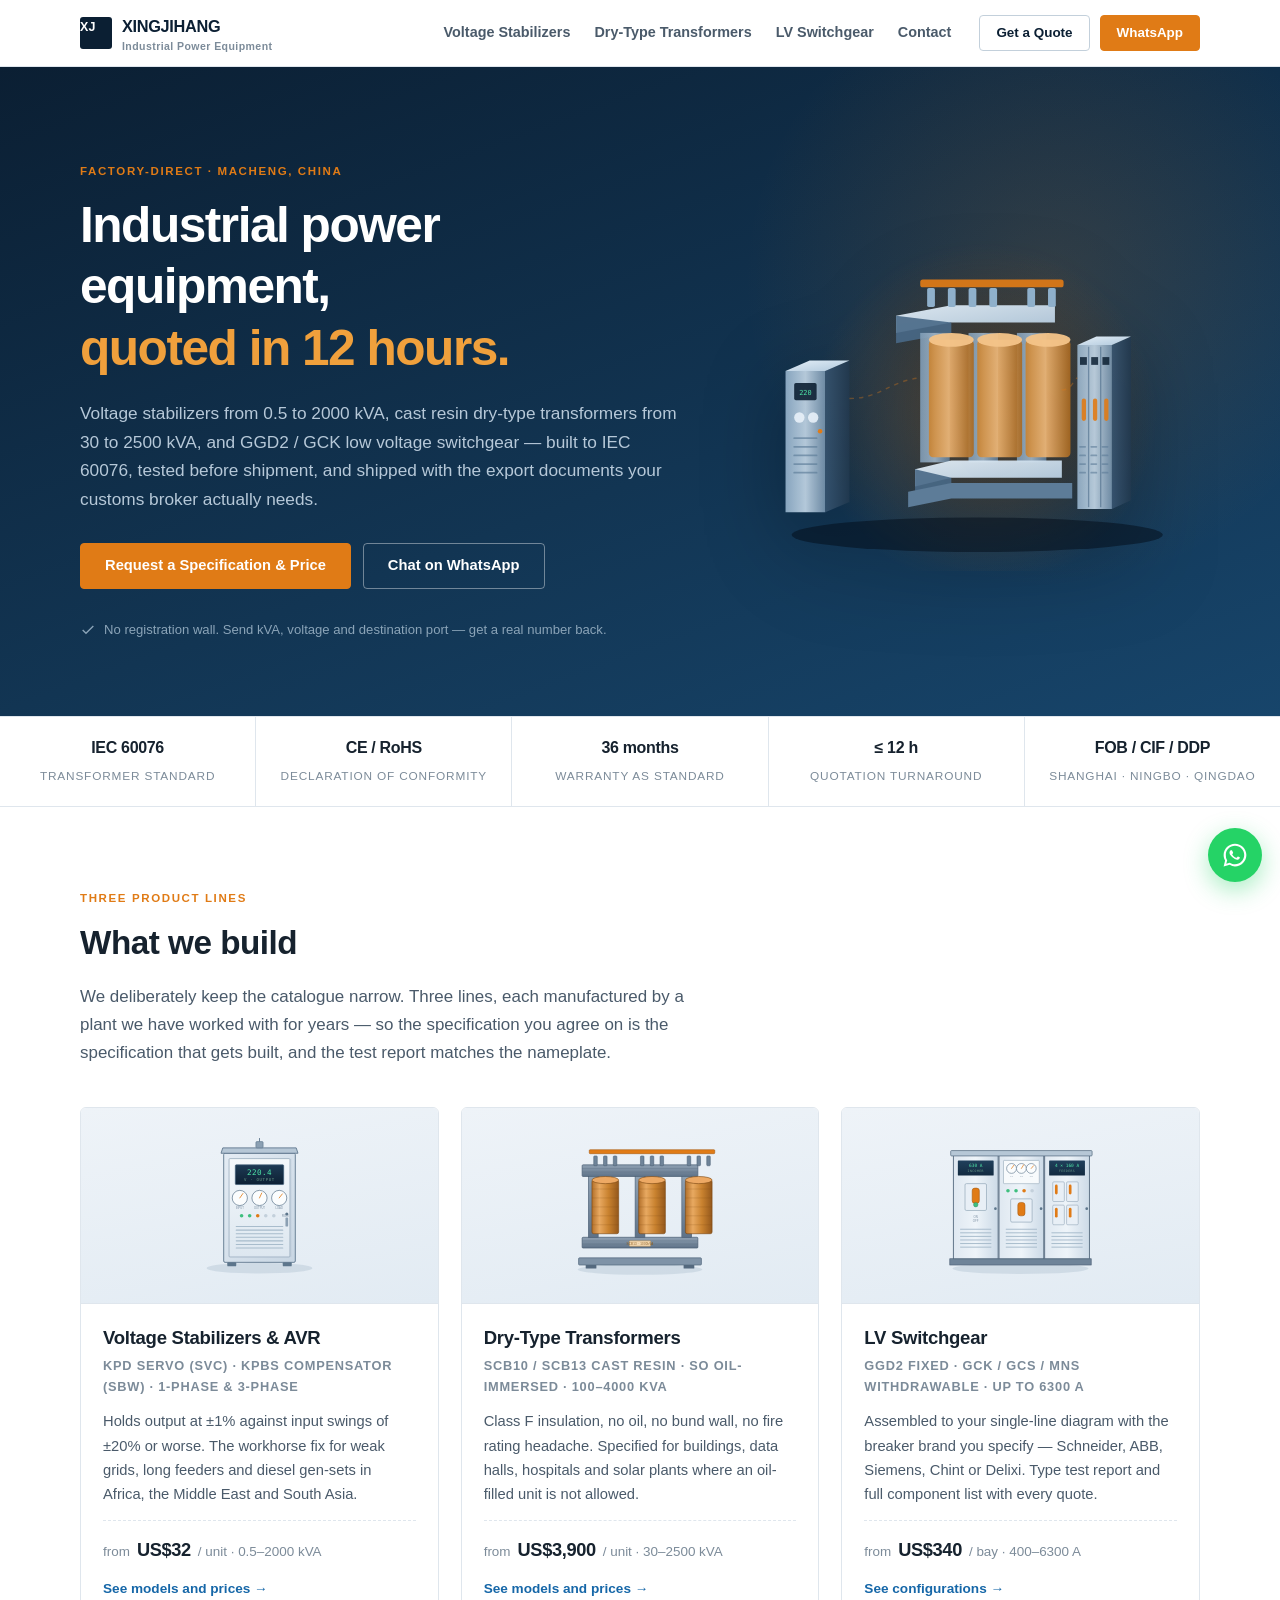
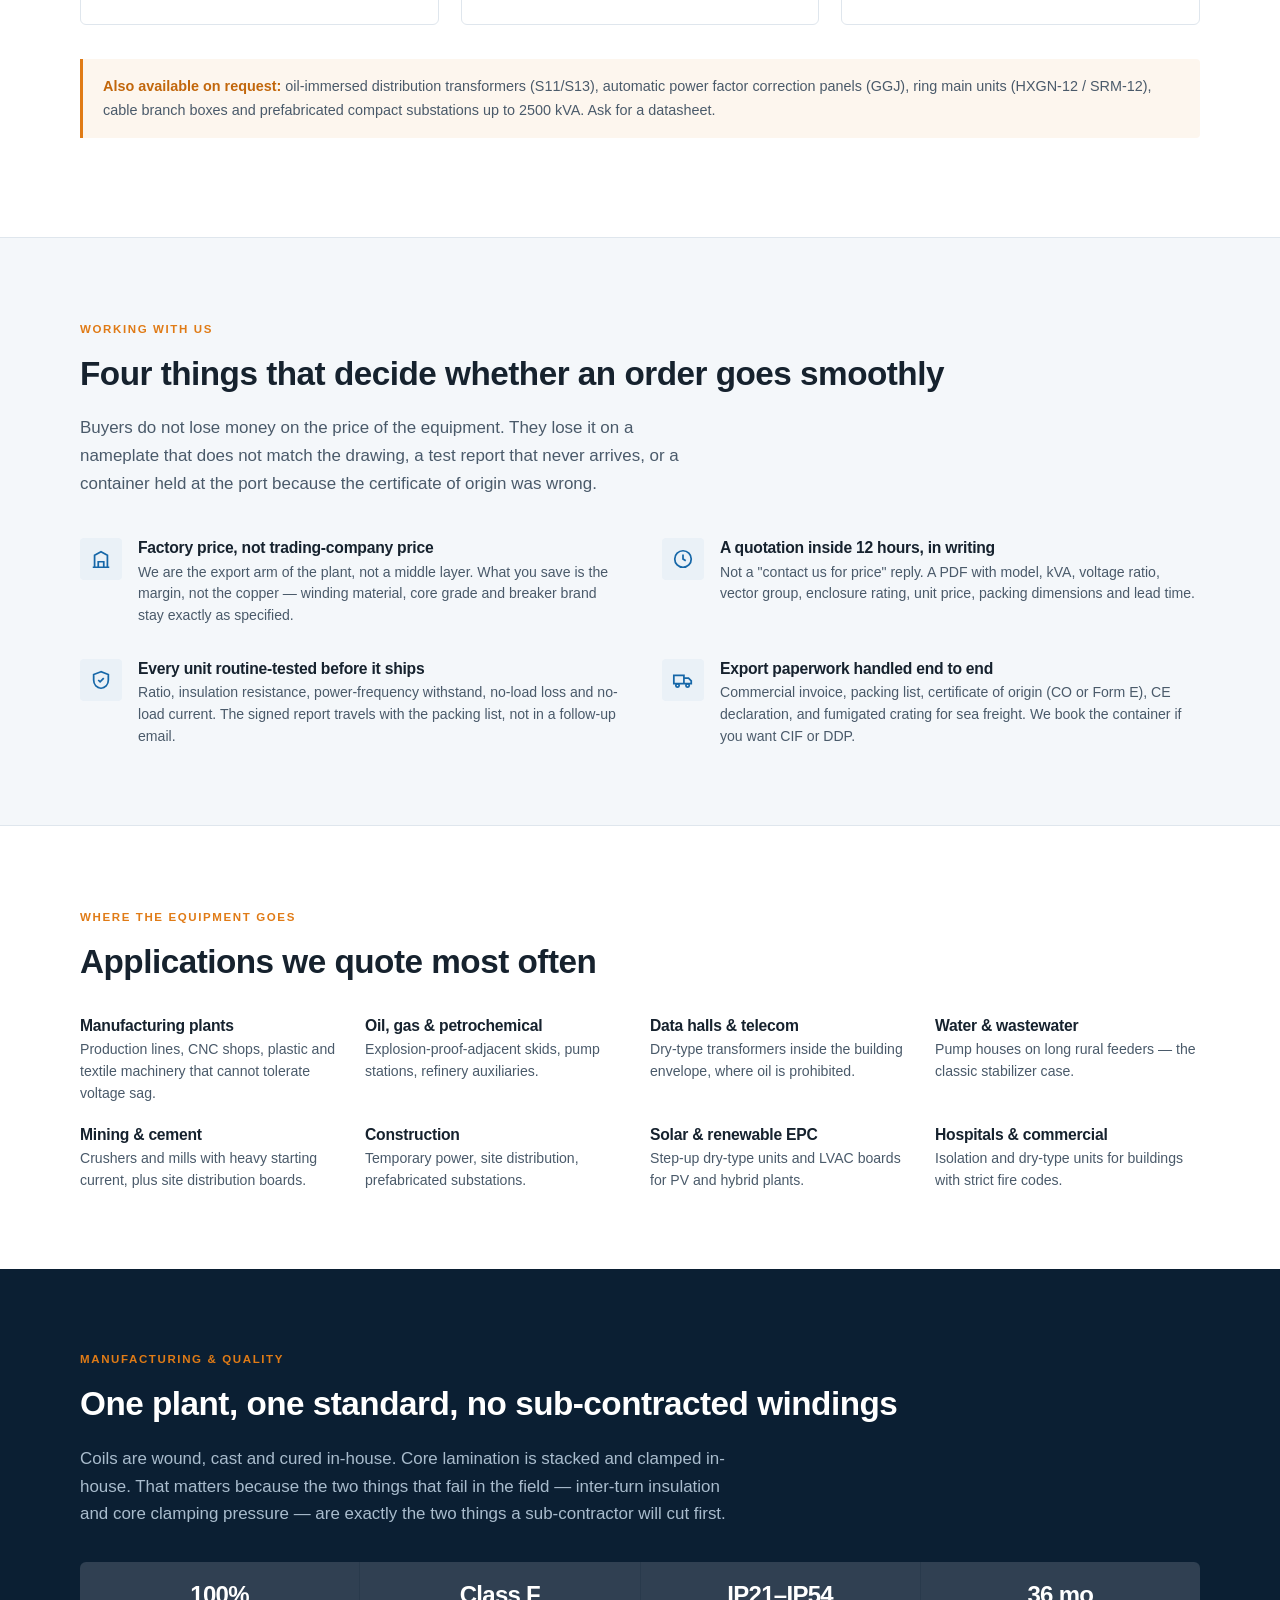
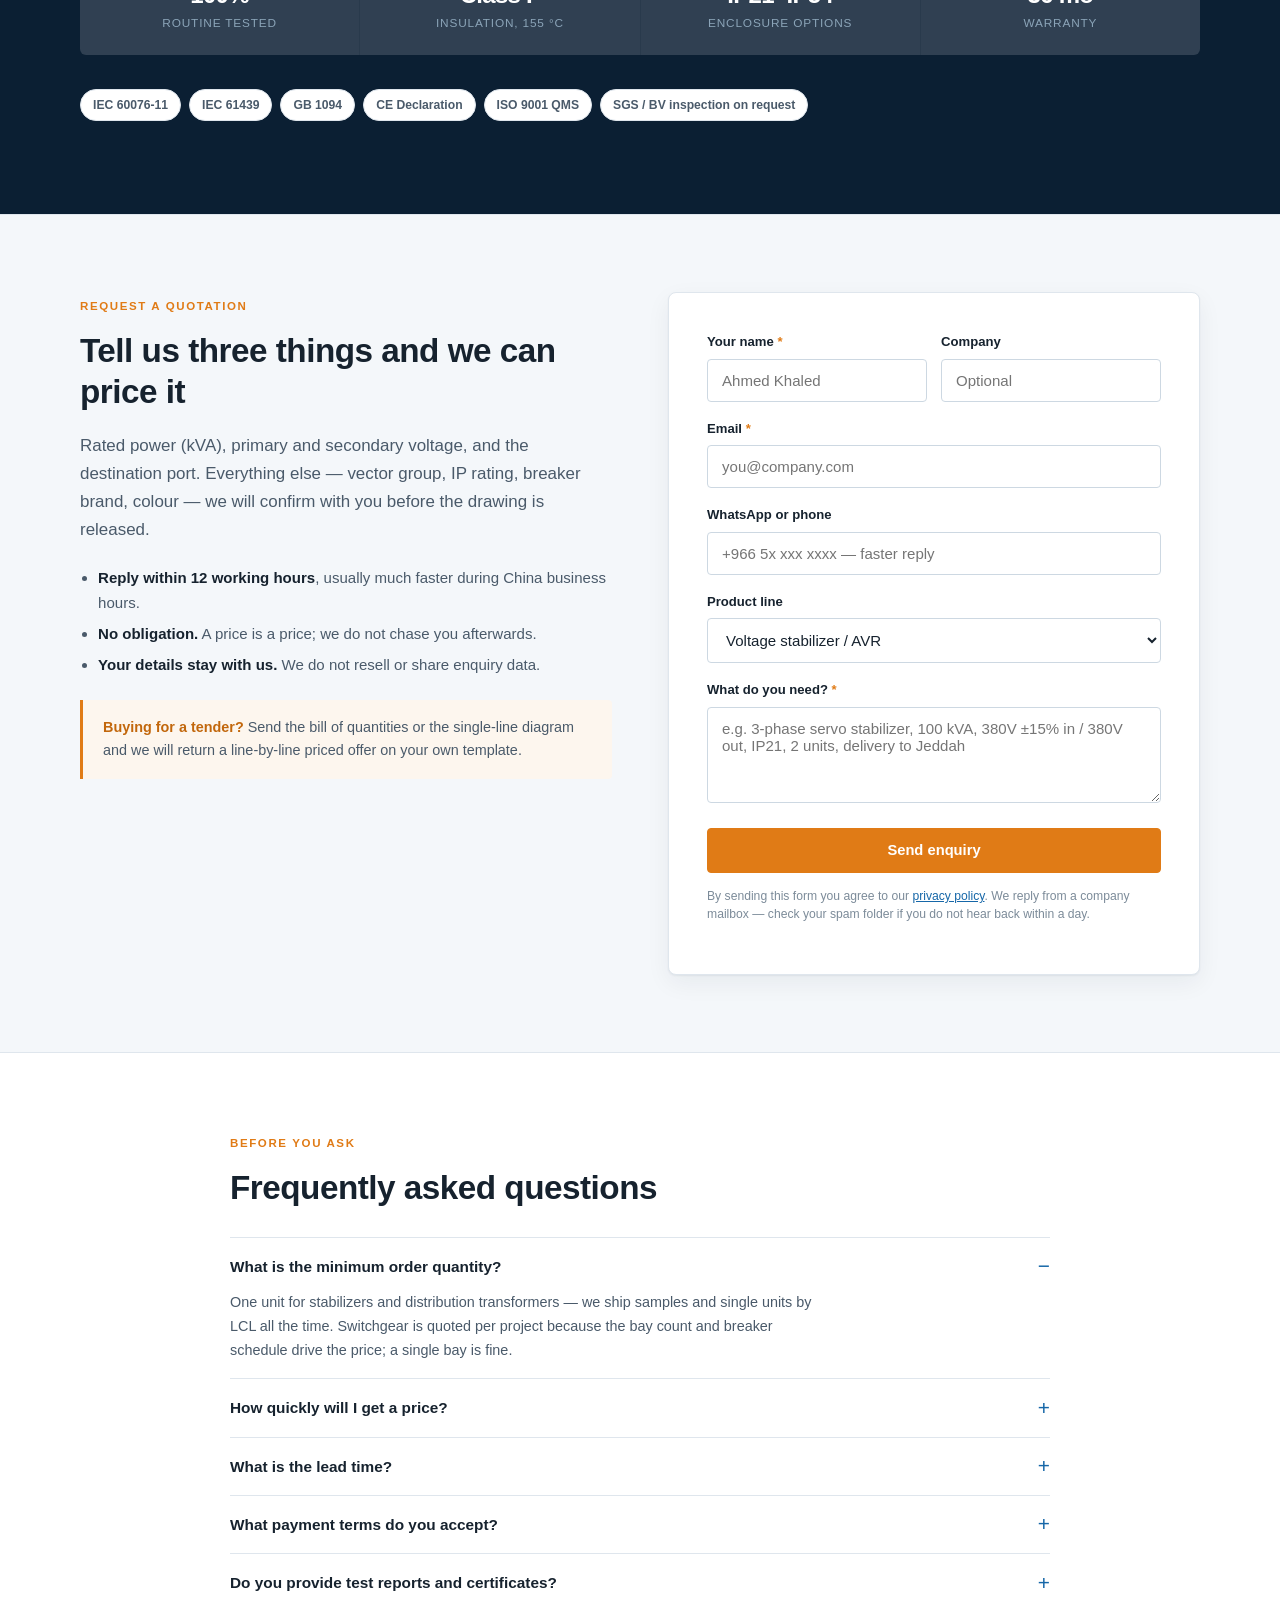
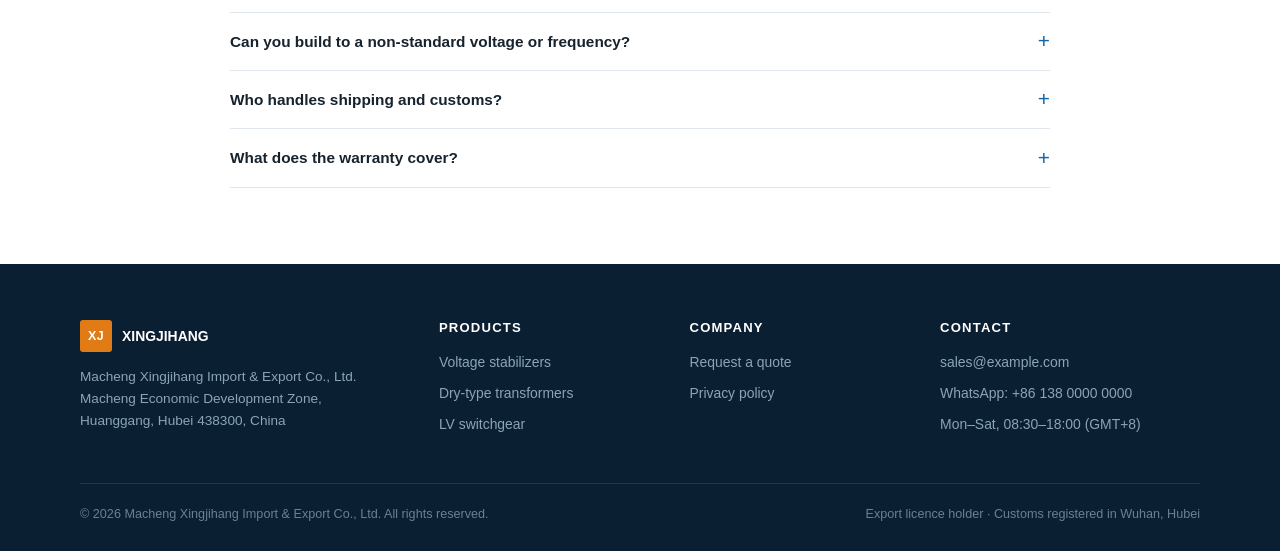
<file: index.html>
<!DOCTYPE html>
<html lang="en">
<head>
<meta charset="utf-8">
<meta name="viewport" content="width=device-width, initial-scale=1">
<title>Voltage Stabilizers, Dry-Type Transformers &amp; LV Switchgear | XINGJIHANG Power</title>
<meta name="description" content="Factory-direct industrial power equipment from China: servo &amp; static voltage stabilizers 0.5–2000 kVA, cast resin dry-type transformers 30–2500 kVA, and GGD2 / GCK low voltage switchgear. IEC 60076, CE, 36-month warranty, quotation within 12 hours.">
<link rel="canonical" href="https://www.example.com/">
<link rel="icon" href="assets/favicon.svg" type="image/svg+xml">
<link rel="stylesheet" href="assets/style.css">
<meta property="og:type" content="website">
<meta property="og:title" content="Industrial Power Equipment, Factory-Direct — Voltage Stabilizers, Transformers, Switchgear">
<meta property="og:description" content="0.5–2000 kVA voltage stabilizers, 30–2500 kVA cast resin dry-type transformers, GGD/GCK low voltage switchgear. Export-ready documentation, 36-month warranty.">
<meta property="og:image" content="assets/hero-cluster.svg">
<script type="application/ld+json">
{
  "@context": "https://schema.org",
  "@type": "Organization",
  "name": "Macheng Xingjihang Import & Export Co., Ltd.",
  "alternateName": "XINGJIHANG Power",
  "url": "https://www.example.com/",
  "logo": "https://www.example.com/assets/favicon.svg",
  "description": "Exporter of industrial voltage stabilizers, cast resin dry-type transformers and low voltage switchgear, manufactured at our partner plant in Macheng, Hubei, China.",
  "address": {
    "@type": "PostalAddress",
    "streetAddress": "Macheng Economic Development Zone",
    "addressLocality": "Huanggang",
    "addressRegion": "Hubei",
    "postalCode": "438300",
    "addressCountry": "CN"
  },
  "email": "sales@example.com",
  "telephone": "+86-138-0000-0000",
  "areaServed": ["Middle East", "Africa", "Southeast Asia", "South Asia", "South America", "Europe"]
}
</script>
</head>
<body>

<header class="site-header">
  <div class="wrap nav">
    <a class="brand" href="index.html">
      <span class="brand-mark">XJ</span>
      <span>XINGJIHANG<small>Industrial Power Equipment</small></span>
    </a>
    <nav class="nav-links">
      <a href="voltage-stabilizer.html">Voltage Stabilizers</a>
      <a href="dry-type-transformer.html">Dry-Type Transformers</a>
      <a href="switchgear.html">LV Switchgear</a>
      <a href="#quote">Contact</a>
    </nav>
    <div class="nav-cta">
      <a class="btn btn-ghost btn-sm" href="#quote">Get a Quote</a>
      <a class="btn btn-primary btn-sm" data-wa href="#quote">WhatsApp</a>
    </div>
  </div>
</header>

<!-- ============ HERO ============ -->
<section class="hero">
  <div class="wrap">
    <div class="hero-grid">
      <div>
        <span class="eyebrow">Factory-direct · Macheng, China</span>
        <h1>Industrial power equipment,<br><em>quoted in 12 hours.</em></h1>
        <p class="lede">
          Voltage stabilizers from 0.5 to 2000 kVA, cast resin dry-type transformers from 30 to
          2500 kVA, and GGD2 / GCK low voltage switchgear — built to IEC 60076, tested before
          shipment, and shipped with the export documents your customs broker actually needs.
        </p>
        <div class="hero-actions">
          <a class="btn btn-primary" href="#quote">Request a Specification &amp; Price</a>
          <a class="btn btn-ghost-light" data-wa href="#quote">Chat on WhatsApp</a>
        </div>
        <div class="hero-note">
          <svg width="16" height="16" viewBox="0 0 24 24" fill="none" stroke="currentColor" stroke-width="2" aria-hidden="true"><path d="M20 6 9 17l-5-5"/></svg>
          No registration wall. Send kVA, voltage and destination port — get a real number back.
        </div>
      </div>
      <div class="hero-visual">
        <img src="assets/hero-cluster.svg" alt="Voltage stabilizer cabinet, cast resin dry-type transformer and low voltage switchgear" width="520" height="400">
      </div>
    </div>
  </div>
</section>

<!-- ============ TRUST BAR ============ -->
<div class="trust">
  <div><b>IEC 60076</b><span>Transformer standard</span></div>
  <div><b>CE / RoHS</b><span>Declaration of conformity</span></div>
  <div><b>36 months</b><span>Warranty as standard</span></div>
  <div><b>≤ 12 h</b><span>Quotation turnaround</span></div>
  <div><b>FOB / CIF / DDP</b><span>Shanghai · Ningbo · Qingdao</span></div>
</div>

<!-- ============ PRODUCT LINES ============ -->
<section class="section" id="products">
  <div class="wrap">
    <span class="eyebrow">Three product lines</span>
    <h2>What we build</h2>
    <p class="lede" style="margin-bottom:40px">
      We deliberately keep the catalogue narrow. Three lines, each manufactured by a plant we
      have worked with for years — so the specification you agree on is the specification that
      gets built, and the test report matches the nameplate.
    </p>

    <div class="grid-3">

      <article class="p-card">
        <div class="p-card-fig">
          <img src="assets/voltage-stabilizer.svg" alt="Servo voltage stabilizer cabinet" width="400" height="340" loading="lazy">
        </div>
        <div class="p-card-body">
          <h3><a href="voltage-stabilizer.html">Voltage Stabilizers &amp; AVR</a></h3>
          <div class="p-spec">KPD servo (SVC) · KPBS compensator (SBW) · 1-phase &amp; 3-phase</div>
          <p>
            Holds output at ±1% against input swings of ±20% or worse. The workhorse fix for
            weak grids, long feeders and diesel gen-sets in Africa, the Middle East and South Asia.
          </p>
          <div class="p-range"><span>from</span><b>US$32</b><span>/ unit · 0.5–2000 kVA</span></div>
          <a class="p-link" href="voltage-stabilizer.html">See models and prices →</a>
        </div>
      </article>

      <article class="p-card">
        <div class="p-card-fig">
          <img src="assets/dry-type-transformer.svg" alt="Cast resin dry-type transformer" width="400" height="340" loading="lazy">
        </div>
        <div class="p-card-body">
          <h3><a href="dry-type-transformer.html">Dry-Type Transformers</a></h3>
          <div class="p-spec">SCB10 / SCB13 cast resin · SO oil-immersed · 100–4000 kVA</div>
          <p>
            Class F insulation, no oil, no bund wall, no fire rating headache. Specified for
            buildings, data halls, hospitals and solar plants where an oil-filled unit is not allowed.
          </p>
          <div class="p-range"><span>from</span><b>US$3,900</b><span>/ unit · 30–2500 kVA</span></div>
          <a class="p-link" href="dry-type-transformer.html">See models and prices →</a>
        </div>
      </article>

      <article class="p-card">
        <div class="p-card-fig">
          <img src="assets/switchgear.svg" alt="GGD2 low voltage switchgear assembly" width="400" height="340" loading="lazy">
        </div>
        <div class="p-card-body">
          <h3><a href="switchgear.html">LV Switchgear</a></h3>
          <div class="p-spec">GGD2 fixed · GCK / GCS / MNS withdrawable · up to 6300 A</div>
          <p>
            Assembled to your single-line diagram with the breaker brand you specify — Schneider,
            ABB, Siemens, Chint or Delixi. Type test report and full component list with every quote.
          </p>
          <div class="p-range"><span>from</span><b>US$340</b><span>/ bay · 400–6300 A</span></div>
          <a class="p-link" href="switchgear.html">See configurations →</a>
        </div>
      </article>

    </div>

    <div class="callout" style="margin-top:34px">
      <strong>Also available on request:</strong> oil-immersed distribution transformers (S11/S13),
      automatic power factor correction panels (GGJ), ring main units (HXGN-12 / SRM-12),
      cable branch boxes and prefabricated compact substations up to 2500 kVA. Ask for a datasheet.
    </div>
  </div>
</section>

<!-- ============ WHY US ============ -->
<section class="section section--soft">
  <div class="wrap">
    <span class="eyebrow">Working with us</span>
    <h2>Four things that decide whether an order goes smoothly</h2>
    <p class="lede" style="margin-bottom:40px">
      Buyers do not lose money on the price of the equipment. They lose it on a nameplate that
      does not match the drawing, a test report that never arrives, or a container held at the
      port because the certificate of origin was wrong.
    </p>
    <div class="grid-2" style="gap:32px 44px">

      <div class="feat">
        <div class="feat-icon">
          <svg width="22" height="22" viewBox="0 0 24 24" fill="none" stroke="currentColor" stroke-width="1.9" aria-hidden="true"><path d="M3 21h18M5 21V8l7-4 7 4v13M9 21v-6h6v6"/></svg>
        </div>
        <div>
          <h4>Factory price, not trading-company price</h4>
          <p>We are the export arm of the plant, not a middle layer. What you save is the margin,
          not the copper — winding material, core grade and breaker brand stay exactly as specified.</p>
        </div>
      </div>

      <div class="feat">
        <div class="feat-icon">
          <svg width="22" height="22" viewBox="0 0 24 24" fill="none" stroke="currentColor" stroke-width="1.9" aria-hidden="true"><circle cx="12" cy="12" r="9"/><path d="M12 7v5l3 2"/></svg>
        </div>
        <div>
          <h4>A quotation inside 12 hours, in writing</h4>
          <p>Not a "contact us for price" reply. A PDF with model, kVA, voltage ratio, vector group,
          enclosure rating, unit price, packing dimensions and lead time.</p>
        </div>
      </div>

      <div class="feat">
        <div class="feat-icon">
          <svg width="22" height="22" viewBox="0 0 24 24" fill="none" stroke="currentColor" stroke-width="1.9" aria-hidden="true"><path d="M9 12l2 2 4-4"/><path d="M12 3 4 6v6c0 5 3.4 8.4 8 9 4.6-.6 8-4 8-9V6z"/></svg>
        </div>
        <div>
          <h4>Every unit routine-tested before it ships</h4>
          <p>Ratio, insulation resistance, power-frequency withstand, no-load loss and no-load
          current. The signed report travels with the packing list, not in a follow-up email.</p>
        </div>
      </div>

      <div class="feat">
        <div class="feat-icon">
          <svg width="22" height="22" viewBox="0 0 24 24" fill="none" stroke="currentColor" stroke-width="1.9" aria-hidden="true"><path d="M2 7h11v9H2zM13 10h5l3 3v3h-8z"/><circle cx="6" cy="18" r="1.8"/><circle cx="17" cy="18" r="1.8"/></svg>
        </div>
        <div>
          <h4>Export paperwork handled end to end</h4>
          <p>Commercial invoice, packing list, certificate of origin (CO or Form E), CE declaration,
          and fumigated crating for sea freight. We book the container if you want CIF or DDP.</p>
        </div>
      </div>

    </div>
  </div>
</section>

<!-- ============ APPLICATIONS ============ -->
<section class="section">
  <div class="wrap">
    <span class="eyebrow">Where the equipment goes</span>
    <h2>Applications we quote most often</h2>
    <div class="grid-4" style="margin-top:34px">
      <div class="feat"><div><h4>Manufacturing plants</h4><p>Production lines, CNC shops, plastic and textile machinery that cannot tolerate voltage sag.</p></div></div>
      <div class="feat"><div><h4>Oil, gas &amp; petrochemical</h4><p>Explosion-proof-adjacent skids, pump stations, refinery auxiliaries.</p></div></div>
      <div class="feat"><div><h4>Data halls &amp; telecom</h4><p>Dry-type transformers inside the building envelope, where oil is prohibited.</p></div></div>
      <div class="feat"><div><h4>Water &amp; wastewater</h4><p>Pump houses on long rural feeders — the classic stabilizer case.</p></div></div>
      <div class="feat"><div><h4>Mining &amp; cement</h4><p>Crushers and mills with heavy starting current, plus site distribution boards.</p></div></div>
      <div class="feat"><div><h4>Construction</h4><p>Temporary power, site distribution, prefabricated substations.</p></div></div>
      <div class="feat"><div><h4>Solar &amp; renewable EPC</h4><p>Step-up dry-type units and LVAC boards for PV and hybrid plants.</p></div></div>
      <div class="feat"><div><h4>Hospitals &amp; commercial</h4><p>Isolation and dry-type units for buildings with strict fire codes.</p></div></div>
    </div>
  </div>
</section>

<!-- ============ MANUFACTURING ============ -->
<section class="section section--dark">
  <div class="wrap">
    <span class="eyebrow">Manufacturing &amp; quality</span>
    <h2>One plant, one standard, no sub-contracted windings</h2>
    <p class="lede" style="color:#a9bccd;max-width:70ch">
      Coils are wound, cast and cured in-house. Core lamination is stacked and clamped in-house.
      That matters because the two things that fail in the field — inter-turn insulation and core
      clamping pressure — are exactly the two things a sub-contractor will cut first.
    </p>
    <div class="stat-row">
      <div><b>100%</b><span>Routine tested</span></div>
      <div><b>Class F</b><span>Insulation, 155 °C</span></div>
      <div><b>IP21–IP54</b><span>Enclosure options</span></div>
      <div><b>36 mo</b><span>Warranty</span></div>
    </div>
    <div class="badge-list" style="margin-top:34px">
      <span class="badge">IEC 60076-11</span>
      <span class="badge">IEC 61439</span>
      <span class="badge">GB 1094</span>
      <span class="badge">CE Declaration</span>
      <span class="badge">ISO 9001 QMS</span>
      <span class="badge">SGS / BV inspection on request</span>
    </div>
  </div>
</section>

<!-- ============ QUOTE FORM ============ -->
<section class="section section--soft" id="quote">
  <div class="wrap">
    <div class="grid-2" style="gap:56px;align-items:start">
      <div>
        <span class="eyebrow">Request a quotation</span>
        <h2>Tell us three things and we can price it</h2>
        <p class="lede">
          Rated power (kVA), primary and secondary voltage, and the destination port. Everything
          else — vector group, IP rating, breaker brand, colour — we will confirm with you before
          the drawing is released.
        </p>
        <ul style="font-size:.94rem;margin-top:22px">
          <li><strong>Reply within 12 working hours</strong>, usually much faster during China business hours.</li>
          <li><strong>No obligation.</strong> A price is a price; we do not chase you afterwards.</li>
          <li><strong>Your details stay with us.</strong> We do not resell or share enquiry data.</li>
        </ul>
        <div class="callout">
          <strong>Buying for a tender?</strong> Send the bill of quantities or the single-line diagram
          and we will return a line-by-line priced offer on your own template.
        </div>
      </div>

      <!-- TODO: replace the Formspree endpoint with your own form ID -->
      <form class="form-card" action="https://formspree.io/f/REPLACE_WITH_YOUR_FORM_ID" method="POST" data-quote-form>
        <input type="hidden" name="_subject" value="Website enquiry — industrial power equipment">
        <input type="hidden" name="_next" value="https://www.example.com/thank-you.html">
        <input type="text" name="_gotcha" style="display:none" tabindex="-1" autocomplete="off">

        <div class="field-row">
          <div class="field">
            <label for="name">Your name <span class="req">*</span></label>
            <input id="name" name="name" type="text" required autocomplete="name" placeholder="Ahmed Khaled">
          </div>
          <div class="field">
            <label for="company">Company</label>
            <input id="company" name="company" type="text" autocomplete="organization" placeholder="Optional">
          </div>
        </div>

        <div class="field">
          <label for="email">Email <span class="req">*</span></label>
          <input id="email" name="email" type="email" required autocomplete="email" placeholder="you@company.com">
        </div>

        <div class="field">
          <label for="whatsapp">WhatsApp or phone</label>
          <input id="whatsapp" name="whatsapp" type="tel" autocomplete="tel" placeholder="+966 5x xxx xxxx — faster reply">
        </div>

        <div class="field">
          <label for="product">Product line</label>
          <select id="product" name="product">
            <option value="Voltage stabilizer / AVR">Voltage stabilizer / AVR</option>
            <option value="Dry-type transformer">Dry-type transformer</option>
            <option value="LV switchgear">LV switchgear</option>
            <option value="Other / not sure">Other / not sure yet</option>
          </select>
        </div>

        <div class="field">
          <label for="message">What do you need? <span class="req">*</span></label>
          <textarea id="message" name="message" required placeholder="e.g. 3-phase servo stabilizer, 100 kVA, 380V ±15% in / 380V out, IP21, 2 units, delivery to Jeddah"></textarea>
        </div>

        <button class="btn btn-primary btn-block" type="submit">Send enquiry</button>
        <p class="form-note">
          By sending this form you agree to our <a href="privacy.html">privacy policy</a>.
          We reply from a company mailbox — check your spam folder if you do not hear back within a day.
        </p>
      </form>
    </div>
  </div>
</section>

<!-- ============ FAQ ============ -->
<section class="section">
  <div class="wrap" style="max-width:860px">
    <span class="eyebrow">Before you ask</span>
    <h2>Frequently asked questions</h2>
    <div class="faq" style="margin-top:28px">

      <details open>
        <summary>What is the minimum order quantity?</summary>
        <p>One unit for stabilizers and distribution transformers — we ship samples and single units
        by LCL all the time. Switchgear is quoted per project because the bay count and breaker
        schedule drive the price; a single bay is fine.</p>
      </details>

      <details>
        <summary>How quickly will I get a price?</summary>
        <p>Within 12 working hours for a standard configuration. Custom vector groups, non-standard
        voltages, or a tender with a bill of quantities may take up to 2 working days because the
        engineering team has to check the design.</p>
      </details>

      <details>
        <summary>What is the lead time?</summary>
        <p>15–25 days for stabilizers and dry-type transformers up to 1600 kVA; 25–35 days for larger
        units and switchgear assemblies. Sea freight to Jeddah, Dubai or Lagos adds roughly 18–30 days
        depending on the routing.</p>
      </details>

      <details>
        <summary>What payment terms do you accept?</summary>
        <p>30% T/T deposit with 70% before shipment as standard. L/C at sight for orders above
        US$50,000. For first orders into markets with currency controls we sometimes accept a
        higher deposit against a smaller balance — ask, it is negotiable.</p>
      </details>

      <details>
        <summary>Do you provide test reports and certificates?</summary>
        <p>Yes. Every unit ships with a routine test report covering ratio, insulation resistance,
        power-frequency withstand voltage, no-load loss and no-load current. Type test reports from
        a accredited third-party laboratory are available for standard models; for a specific
        project we can arrange SGS or Bureau Veritas pre-shipment inspection at cost.</p>
      </details>

      <details>
        <summary>Can you build to a non-standard voltage or frequency?</summary>
        <p>Yes — 50 Hz or 60 Hz, 220/380/400/415/440/480 V, 11/22/33/35 kV class, and any vector group
        (Dyn11, Yyn0, YNd11). For 60 Hz markets we adjust the core flux density rather than just
        relabelling a 50 Hz design, which is what keeps the losses and temperature rise correct.</p>
      </details>

      <details>
        <summary>Who handles shipping and customs?</summary>
        <p>You choose. FOB Shanghai / Ningbo / Qingdao if you have your own forwarder; CIF if you want
        us to book; DDP to most Middle East and African ports if you would rather not deal with
        clearance at all. We issue the commercial invoice, packing list, certificate of origin and
        CE declaration either way.</p>
      </details>

      <details>
        <summary>What does the warranty cover?</summary>
        <p>36 months from the date of shipment against manufacturing defects, including winding
        failure under rated conditions. Consumables and damage from overload, lightning or incorrect
        installation are excluded. Replacement parts are shipped by air at our cost within the
        warranty period.</p>
      </details>

    </div>
  </div>
</section>

<!-- ============ FOOTER ============ -->
<footer class="site-footer">
  <div class="wrap">
    <div class="footer-grid">
      <div>
        <div class="footer-brand"><span class="brand-mark">XJ</span> XINGJIHANG</div>
        <p style="font-size:.85rem;line-height:1.6">
          Macheng Xingjihang Import &amp; Export Co., Ltd.<br>
          Macheng Economic Development Zone,<br>
          Huanggang, Hubei 438300, China
        </p>
      </div>
      <div>
        <h4>Products</h4>
        <ul>
          <li><a href="voltage-stabilizer.html">Voltage stabilizers</a></li>
          <li><a href="dry-type-transformer.html">Dry-type transformers</a></li>
          <li><a href="switchgear.html">LV switchgear</a></li>
        </ul>
      </div>
      <div>
        <h4>Company</h4>
        <ul>
          <li><a href="#quote">Request a quote</a></li>
          <li><a href="privacy.html">Privacy policy</a></li>
        </ul>
      </div>
      <div>
        <h4>Contact</h4>
        <ul>
          <li><a href="mailto:sales@example.com">sales@example.com</a></li>
          <li><a data-wa href="#">WhatsApp: +86 138 0000 0000</a></li>
          <li>Mon–Sat, 08:30–18:00 (GMT+8)</li>
        </ul>
      </div>
    </div>
    <div class="footer-bottom">
      <span>© <span data-year>2026</span> Macheng Xingjihang Import &amp; Export Co., Ltd. All rights reserved.</span>
      <span>Export licence holder · Customs registered in Wuhan, Hubei</span>
    </div>
  </div>
</footer>

<a class="wa-float" data-wa href="#" aria-label="Chat on WhatsApp">
  <svg viewBox="0 0 32 32" aria-hidden="true"><path d="M16 3C8.8 3 3 8.8 3 16c0 2.3.6 4.4 1.7 6.3L3 29l6.9-1.8A12.9 12.9 0 0 0 16 29c7.2 0 13-5.8 13-13S23.2 3 16 3zm0 23.6c-2 0-3.9-.5-5.5-1.5l-.4-.2-4.1 1.1 1.1-4-.3-.4A10.5 10.5 0 0 1 5.5 16C5.5 10.2 10.2 5.5 16 5.5S26.5 10.2 26.5 16 21.8 26.6 16 26.6zm5.8-7.9c-.3-.2-1.9-.9-2.2-1s-.5-.2-.7.2-.8 1-1 1.2-.4.2-.7.1a8.6 8.6 0 0 1-2.5-1.6 9.5 9.5 0 0 1-1.8-2.2c-.2-.3 0-.5.1-.6l.5-.6.3-.5v-.5l-1-2.2c-.2-.6-.5-.5-.7-.5h-.6c-.2 0-.5.1-.8.4a3.2 3.2 0 0 0-1 2.4 5.6 5.6 0 0 0 1.2 3 12.8 12.8 0 0 0 4.9 4.3 16 16 0 0 0 1.6.6 3.9 3.9 0 0 0 1.8.1 3 3 0 0 0 2-1.4 2.5 2.5 0 0 0 .2-1.4c-.1-.1-.3-.2-.6-.3z"/></svg>
</a>

<script>
  // ---- single place to change contact details ----
  var WHATSAPP_NUMBER = "861380000000";           // TODO: country code + number, digits only
  var WA_TEXT = encodeURIComponent("Hello, I found you on your website. I would like a quotation for industrial power equipment.");

  document.querySelectorAll("[data-wa]").forEach(function (el) {
    el.setAttribute("href", "https://wa.me/" + WHATSAPP_NUMBER + "?text=" + WA_TEXT);
    el.setAttribute("target", "_blank");
    el.setAttribute("rel", "noopener");
  });

  document.querySelectorAll("[data-year]").forEach(function (el) {
    el.textContent = new Date().getFullYear();
  });

  // carry the product line into the form when arriving from a product page
  var params = new URLSearchParams(location.search);
  var sel = document.getElementById("product");
  if (sel && params.get("p")) {
    for (var i = 0; i < sel.options.length; i++) {
      if (sel.options[i].value.toLowerCase().indexOf(params.get("p").toLowerCase()) > -1) {
        sel.selectedIndex = i;
      }
    }
  }
</script>
</body>
</html>
</file>
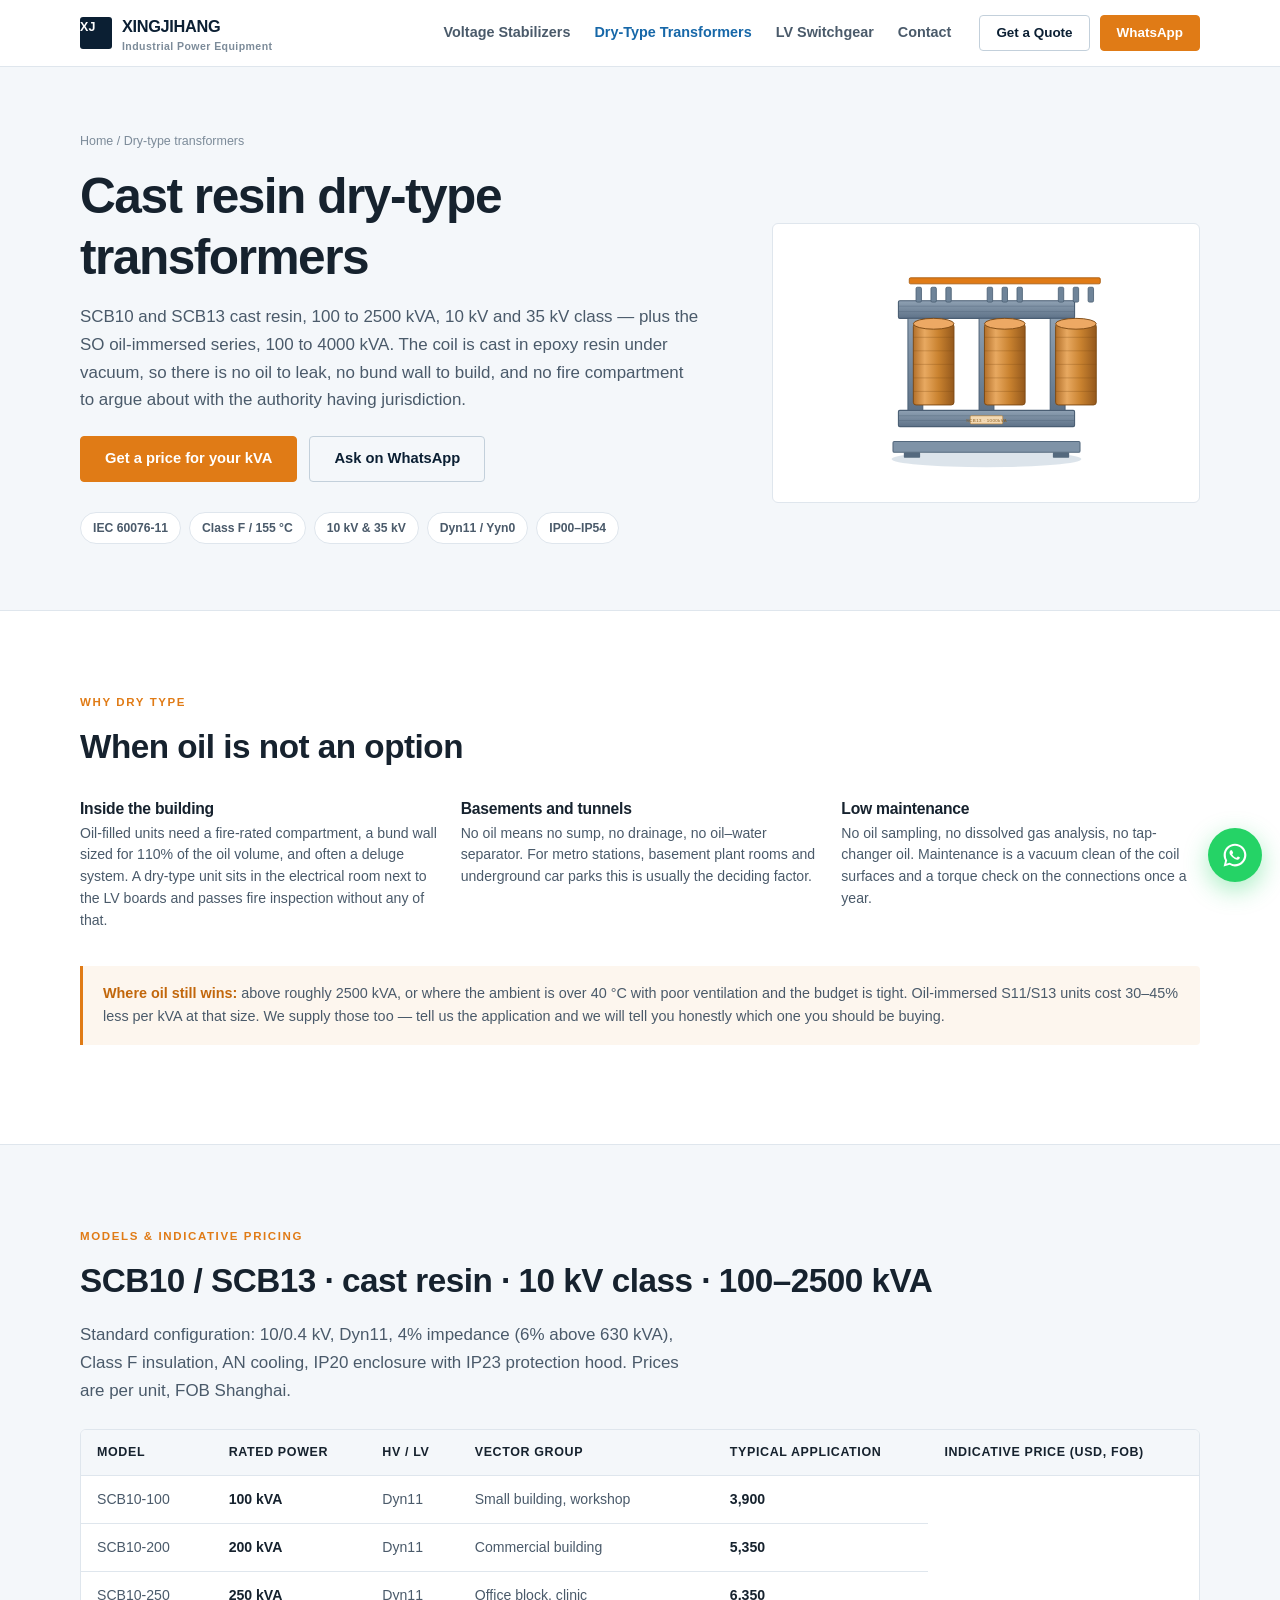
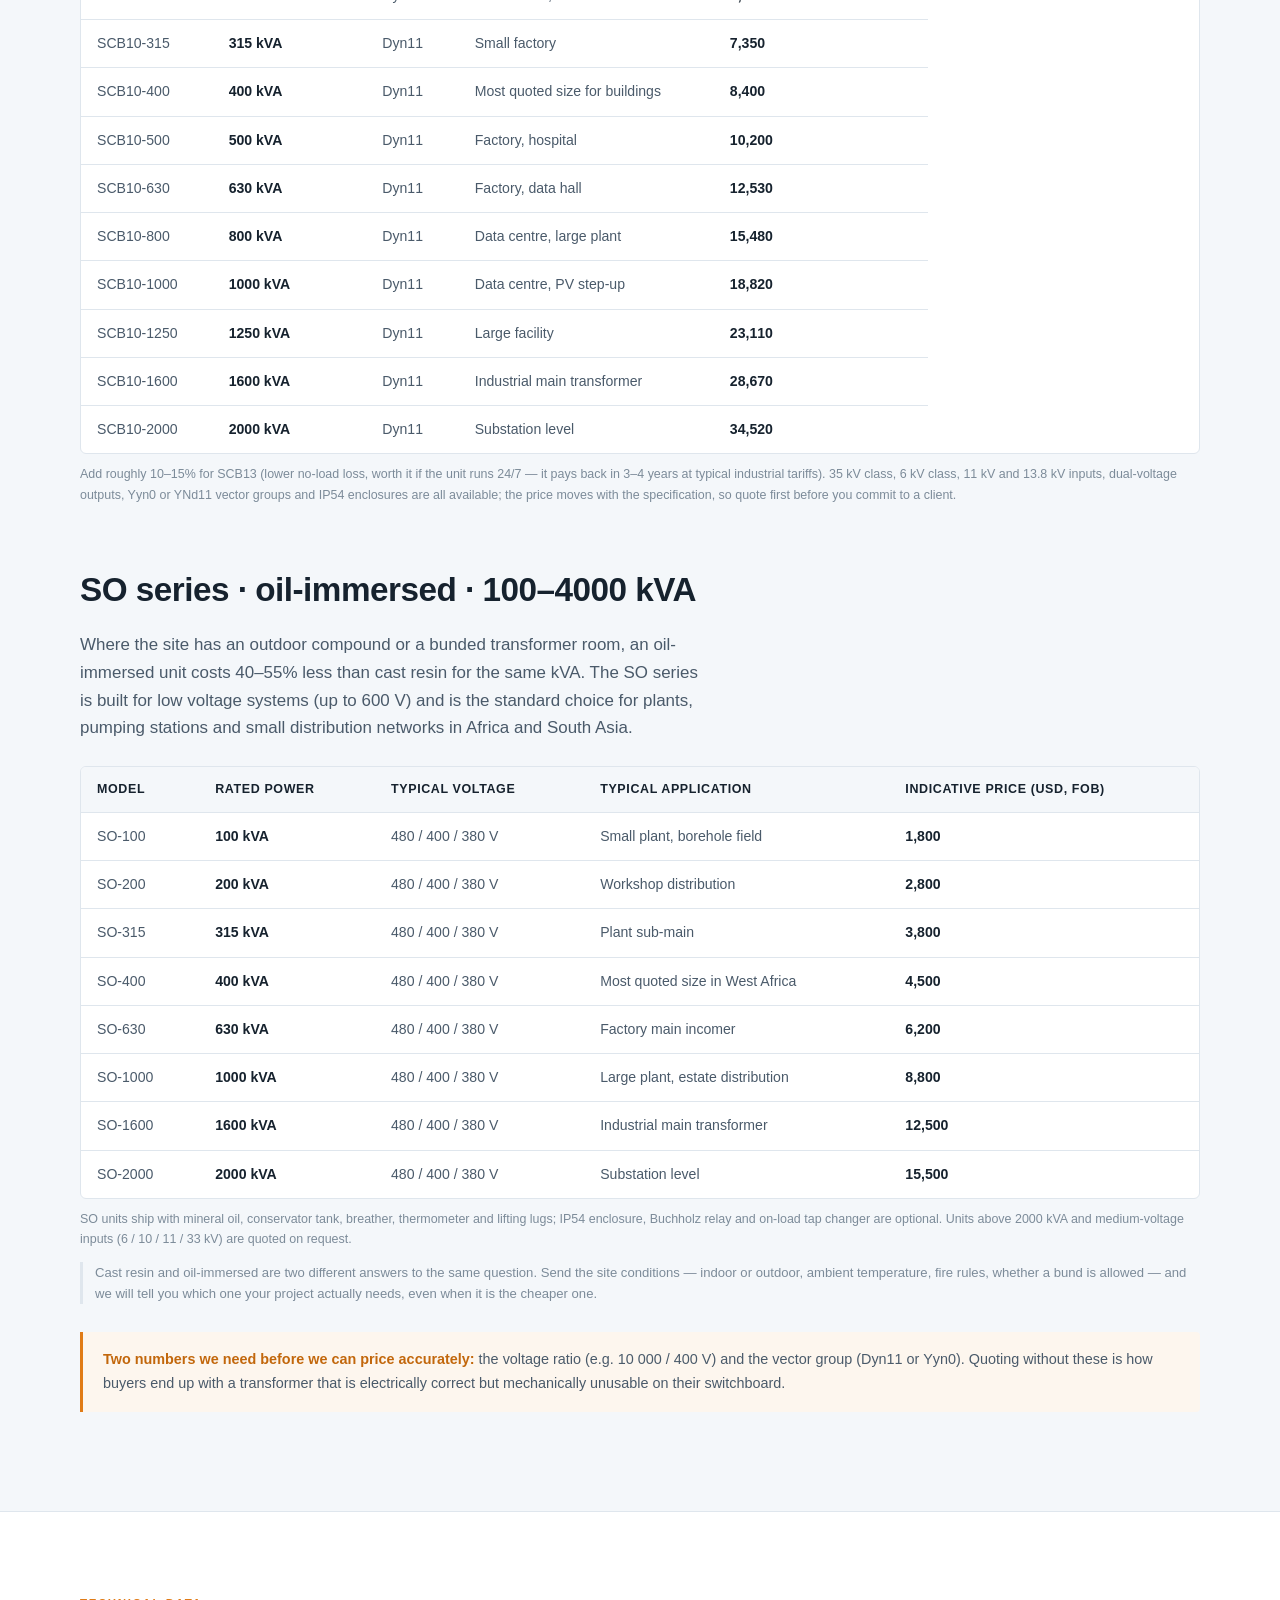
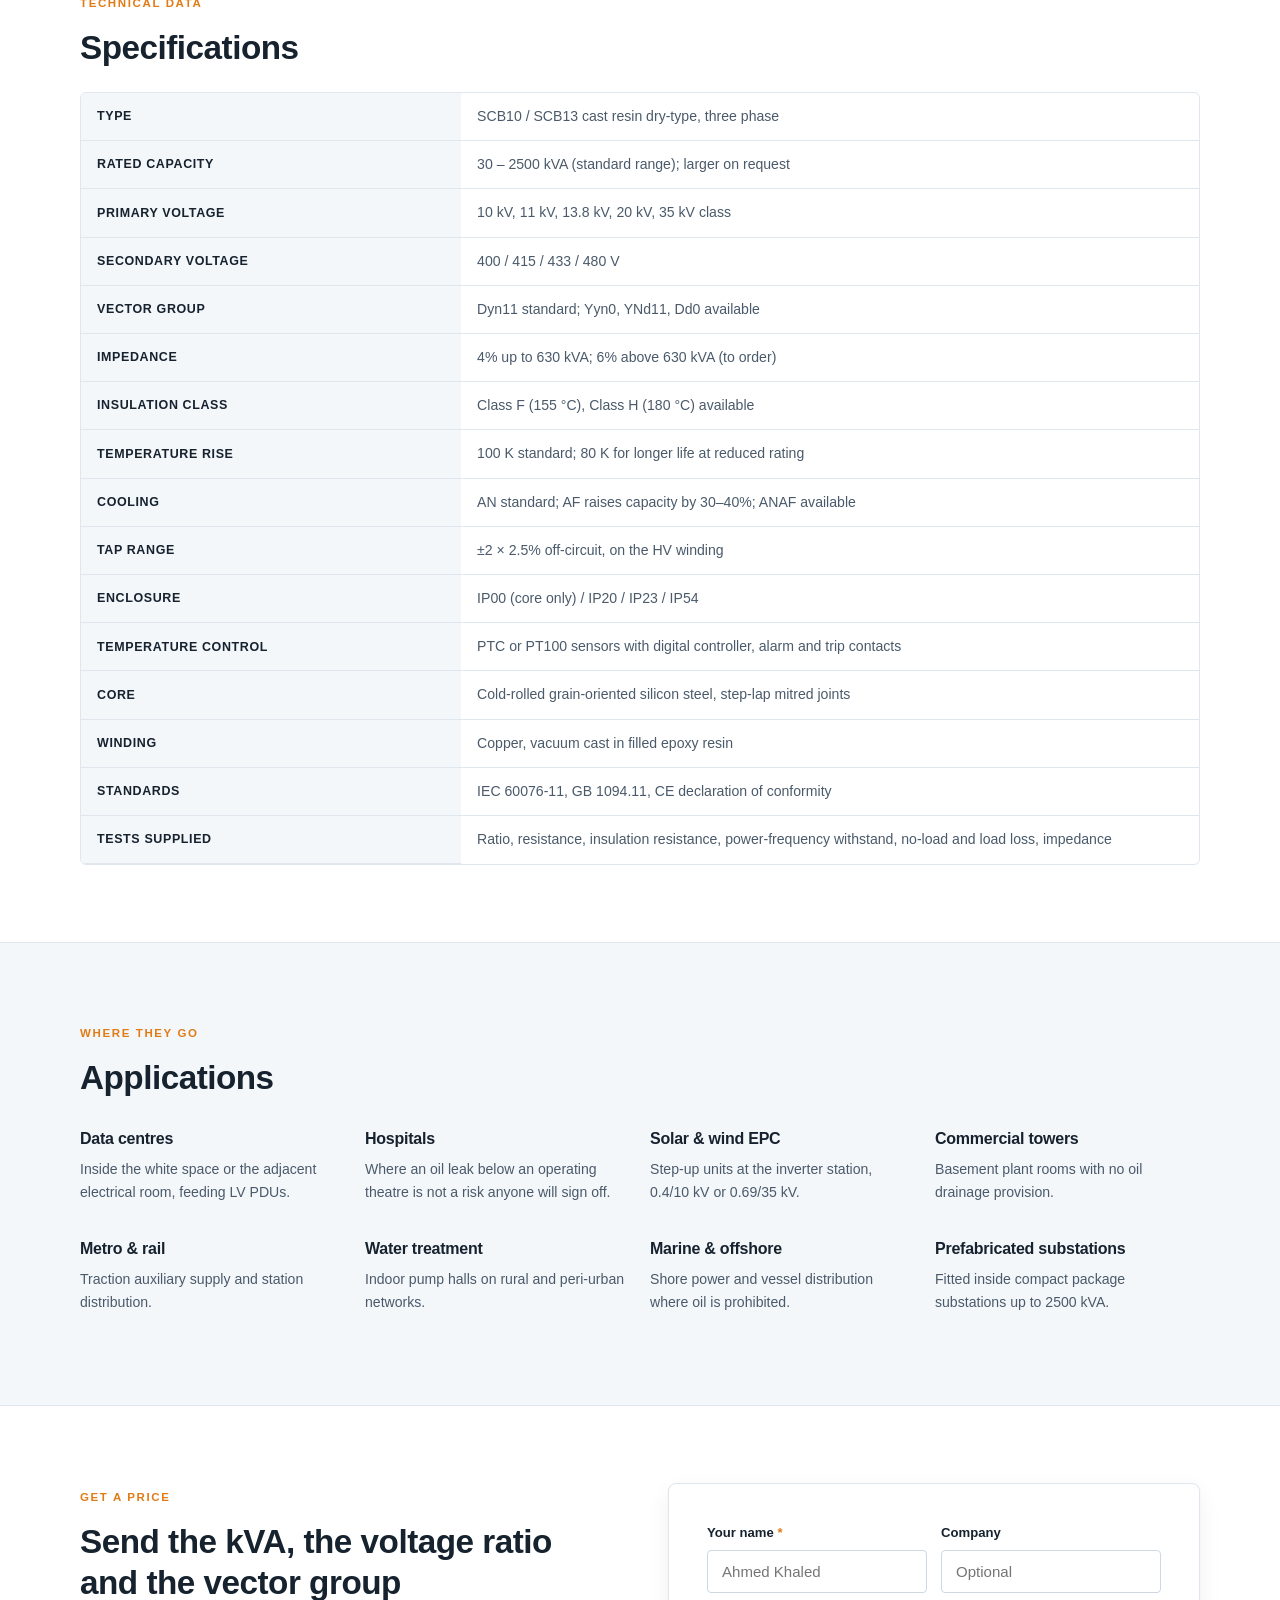
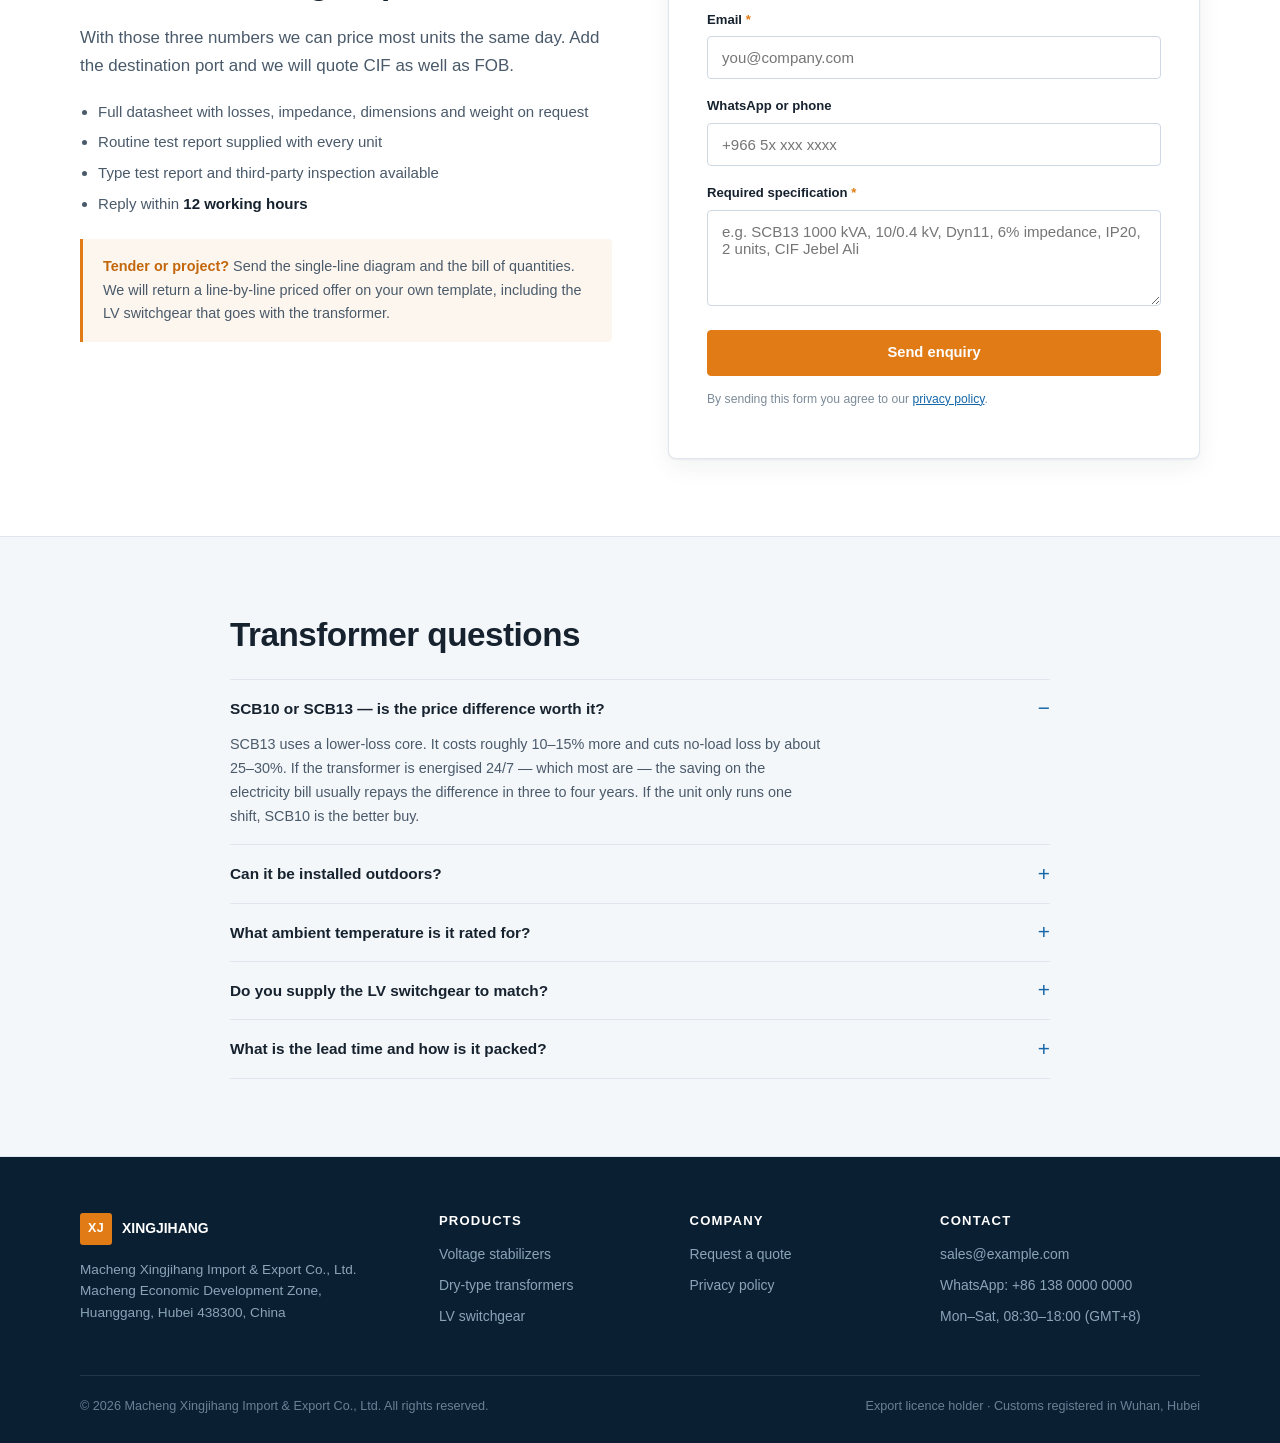
<file: dry-type-transformer.html>
<!DOCTYPE html>
<html lang="en">
<head>
<meta charset="utf-8">
<meta name="viewport" content="width=device-width, initial-scale=1">
<title>Cast Resin Dry-Type Transformers 30–2500 kVA | SCB10 &amp; SCB13 | XINGJIHANG</title>
<meta name="description" content="SCB10 and SCB13 cast resin dry-type distribution transformers, 10 kV and 35 kV class, 30 to 2500 kVA. Class F insulation, IEC 60076-11, indoor installation without oil bund. Indicative FOB prices.">
<link rel="canonical" href="https://www.example.com/dry-type-transformer.html">
<link rel="icon" href="assets/favicon.svg" type="image/svg+xml">
<link rel="stylesheet" href="assets/style.css">
<meta property="og:type" content="product">
<meta property="og:title" content="Cast Resin Dry-Type Transformers 30–2500 kVA — SCB10 / SCB13">
<meta property="og:description" content="No oil, no bund wall, no fire rating problem. IEC 60076-11, Class F, 10 kV and 35 kV class.">
</head>
<body>

<header class="site-header">
  <div class="wrap nav">
    <a class="brand" href="index.html">
      <span class="brand-mark">XJ</span>
      <span>XINGJIHANG<small>Industrial Power Equipment</small></span>
    </a>
    <nav class="nav-links">
      <a href="voltage-stabilizer.html">Voltage Stabilizers</a>
      <a href="dry-type-transformer.html" style="color:var(--blue)">Dry-Type Transformers</a>
      <a href="switchgear.html">LV Switchgear</a>
      <a href="#quote">Contact</a>
    </nav>
    <div class="nav-cta">
      <a class="btn btn-ghost btn-sm" href="#quote">Get a Quote</a>
      <a class="btn btn-primary btn-sm" data-wa href="#quote">WhatsApp</a>
    </div>
  </div>
</header>

<section class="page-hero">
  <div class="wrap">
    <div class="crumbs"><a href="index.html">Home</a> / Dry-type transformers</div>
    <div class="page-hero-grid">
      <div>
        <h1>Cast resin dry-type transformers</h1>
        <p class="lede">
          SCB10 and SCB13 cast resin, 100 to 2500 kVA, 10 kV and 35 kV class — plus the SO oil-immersed series, 100 to 4000 kVA. The coil is cast in epoxy resin
          under vacuum, so there is no oil to leak, no bund wall to build, and no fire compartment
          to argue about with the authority having jurisdiction.
        </p>
        <div class="hero-actions">
          <a class="btn btn-primary" href="#quote">Get a price for your kVA</a>
          <a class="btn btn-ghost" data-wa href="#">Ask on WhatsApp</a>
        </div>
        <div class="badge-list">
          <span class="badge">IEC 60076-11</span>
          <span class="badge">Class F / 155 °C</span>
          <span class="badge">10 kV &amp; 35 kV</span>
          <span class="badge">Dyn11 / Yyn0</span>
          <span class="badge">IP00–IP54</span>
        </div>
      </div>
      <div class="page-hero-fig">
        <img src="assets/dry-type-transformer.svg" alt="Three phase cast resin dry-type transformer" width="400" height="340">
      </div>
    </div>
  </div>
</section>

<!-- ============ WHY DRY TYPE ============ -->
<section class="section">
  <div class="wrap">
    <span class="eyebrow">Why dry type</span>
    <h2>When oil is not an option</h2>
    <div class="grid-3" style="margin-top:32px">
      <div class="feat"><div>
        <h4>Inside the building</h4>
        <p>Oil-filled units need a fire-rated compartment, a bund wall sized for 110% of the oil
        volume, and often a deluge system. A dry-type unit sits in the electrical room next to the
        LV boards and passes fire inspection without any of that.</p>
      </div></div>
      <div class="feat"><div>
        <h4>Basements and tunnels</h4>
        <p>No oil means no sump, no drainage, no oil–water separator. For metro stations, basement
        plant rooms and underground car parks this is usually the deciding factor.</p>
      </div></div>
      <div class="feat"><div>
        <h4>Low maintenance</h4>
        <p>No oil sampling, no dissolved gas analysis, no tap-changer oil. Maintenance is a vacuum
        clean of the coil surfaces and a torque check on the connections once a year.</p>
      </div></div>
    </div>
    <div class="callout" style="margin-top:34px">
      <strong>Where oil still wins:</strong> above roughly 2500 kVA, or where the ambient is over
      40 °C with poor ventilation and the budget is tight. Oil-immersed S11/S13 units cost 30–45%
      less per kVA at that size. We supply those too — tell us the application and we will tell you
      honestly which one you should be buying.
    </div>
  </div>
</section>

<!-- ============ MODELS ============ -->
<section class="section section--soft" id="models">
  <div class="wrap">
    <span class="eyebrow">Models &amp; indicative pricing</span>
    <h2>SCB10 / SCB13 · cast resin · 10 kV class · 100–2500 kVA</h2>
    <p class="lede" style="margin-bottom:24px">
      Standard configuration: 10/0.4 kV, Dyn11, 4% impedance (6% above 630 kVA), Class F insulation,
      AN cooling, IP20 enclosure with IP23 protection hood. Prices are per unit, FOB Shanghai.
    </p>
    <div class="table-wrap">
      <table>
        <thead>
          <tr><th>Model</th><th>Rated power</th><th>HV / LV</th><th>Vector group</th><th>Typical application</th><th>Indicative price (USD, FOB)</th></tr>
        </thead>
        <tbody>
          <tr><td>SCB10-100</td><td class="num">100 kVA</td><td>Dyn11</td><td>Small building, workshop</td><td class="num">3,900</td></tr>
          <tr><td>SCB10-200</td><td class="num">200 kVA</td><td>Dyn11</td><td>Commercial building</td><td class="num">5,350</td></tr>
          <tr><td>SCB10-250</td><td class="num">250 kVA</td><td>Dyn11</td><td>Office block, clinic</td><td class="num">6,350</td></tr>
          <tr><td>SCB10-315</td><td class="num">315 kVA</td><td>Dyn11</td><td>Small factory</td><td class="num">7,350</td></tr>
          <tr><td>SCB10-400</td><td class="num">400 kVA</td><td>Dyn11</td><td>Most quoted size for buildings</td><td class="num">8,400</td></tr>
          <tr><td>SCB10-500</td><td class="num">500 kVA</td><td>Dyn11</td><td>Factory, hospital</td><td class="num">10,200</td></tr>
          <tr><td>SCB10-630</td><td class="num">630 kVA</td><td>Dyn11</td><td>Factory, data hall</td><td class="num">12,530</td></tr>
          <tr><td>SCB10-800</td><td class="num">800 kVA</td><td>Dyn11</td><td>Data centre, large plant</td><td class="num">15,480</td></tr>
          <tr><td>SCB10-1000</td><td class="num">1000 kVA</td><td>Dyn11</td><td>Data centre, PV step-up</td><td class="num">18,820</td></tr>
          <tr><td>SCB10-1250</td><td class="num">1250 kVA</td><td>Dyn11</td><td>Large facility</td><td class="num">23,110</td></tr>
          <tr><td>SCB10-1600</td><td class="num">1600 kVA</td><td>Dyn11</td><td>Industrial main transformer</td><td class="num">28,670</td></tr>
          <tr><td>SCB10-2000</td><td class="num">2000 kVA</td><td>Dyn11</td><td>Substation level</td><td class="num">34,520</td></tr>
        </tbody>
      </table>
    </div>
    <p class="table-note">
      Add roughly 10–15% for SCB13 (lower no-load loss, worth it if the unit runs 24/7 — it pays
      back in 3–4 years at typical industrial tariffs). 35 kV class, 6 kV class, 11 kV and 13.8 kV
      inputs, dual-voltage outputs, Yyn0 or YNd11 vector groups and IP54 enclosures are all
      available; the price moves with the specification, so quote first before you commit to a
      client.
    </p>


    <h2 style="margin-top:64px">SO series · oil-immersed · 100–4000 kVA</h2>
    <p class="lede" style="margin-bottom:24px">
      Where the site has an outdoor compound or a bunded transformer room, an oil-immersed unit
      costs 40–55% less than cast resin for the same kVA. The SO series is built for low voltage
      systems (up to 600 V) and is the standard choice for plants, pumping stations and small
      distribution networks in Africa and South Asia.
    </p>
    <div class="table-wrap">
      <table>
        <thead>
          <tr><th>Model</th><th>Rated power</th><th>Typical voltage</th><th>Typical application</th><th>Indicative price (USD, FOB)</th></tr>
        </thead>
        <tbody>
          <tr><td>SO-100</td><td class="num">100 kVA</td><td>480 / 400 / 380 V</td><td>Small plant, borehole field</td><td class="num">1,800</td></tr>
          <tr><td>SO-200</td><td class="num">200 kVA</td><td>480 / 400 / 380 V</td><td>Workshop distribution</td><td class="num">2,800</td></tr>
          <tr><td>SO-315</td><td class="num">315 kVA</td><td>480 / 400 / 380 V</td><td>Plant sub-main</td><td class="num">3,800</td></tr>
          <tr><td>SO-400</td><td class="num">400 kVA</td><td>480 / 400 / 380 V</td><td>Most quoted size in West Africa</td><td class="num">4,500</td></tr>
          <tr><td>SO-630</td><td class="num">630 kVA</td><td>480 / 400 / 380 V</td><td>Factory main incomer</td><td class="num">6,200</td></tr>
          <tr><td>SO-1000</td><td class="num">1000 kVA</td><td>480 / 400 / 380 V</td><td>Large plant, estate distribution</td><td class="num">8,800</td></tr>
          <tr><td>SO-1600</td><td class="num">1600 kVA</td><td>480 / 400 / 380 V</td><td>Industrial main transformer</td><td class="num">12,500</td></tr>
          <tr><td>SO-2000</td><td class="num">2000 kVA</td><td>480 / 400 / 380 V</td><td>Substation level</td><td class="num">15,500</td></tr>
        </tbody>
      </table>
    </div>
    <p class="table-note">
      SO units ship with mineral oil, conservator tank, breather, thermometer and lifting lugs;
      IP54 enclosure, Buchholz relay and on-load tap changer are optional. Units above 2000 kVA
      and medium-voltage inputs (6 / 10 / 11 / 33 kV) are quoted on request.
    </p>
    <p class="note">
      Cast resin and oil-immersed are two different answers to the same question. Send the site
      conditions — indoor or outdoor, ambient temperature, fire rules, whether a bund is allowed —
      and we will tell you which one your project actually needs, even when it is the cheaper one.
    </p>

    <div class="callout" style="margin-top:28px">
      <strong>Two numbers we need before we can price accurately:</strong> the voltage ratio
      (e.g. 10 000 / 400 V) and the vector group (Dyn11 or Yyn0). Quoting without these is how
      buyers end up with a transformer that is electrically correct but mechanically unusable on
      their switchboard.
    </div>
  </div>
</section>

<!-- ============ SPECS ============ -->
<section class="section">
  <div class="wrap">
    <span class="eyebrow">Technical data</span>
    <h2>Specifications</h2>
    <div class="table-wrap" style="margin-top:24px">
      <table>
        <tbody>
          <tr><th style="width:34%">Type</th><td>SCB10 / SCB13 cast resin dry-type, three phase</td></tr>
          <tr><th>Rated capacity</th><td>30 – 2500 kVA (standard range); larger on request</td></tr>
          <tr><th>Primary voltage</th><td>10 kV, 11 kV, 13.8 kV, 20 kV, 35 kV class</td></tr>
          <tr><th>Secondary voltage</th><td>400 / 415 / 433 / 480 V</td></tr>
          <tr><th>Vector group</th><td>Dyn11 standard; Yyn0, YNd11, Dd0 available</td></tr>
          <tr><th>Impedance</th><td>4% up to 630 kVA; 6% above 630 kVA (to order)</td></tr>
          <tr><th>Insulation class</th><td>Class F (155 °C), Class H (180 °C) available</td></tr>
          <tr><th>Temperature rise</th><td>100 K standard; 80 K for longer life at reduced rating</td></tr>
          <tr><th>Cooling</th><td>AN standard; AF raises capacity by 30–40%; ANAF available</td></tr>
          <tr><th>Tap range</th><td>±2 × 2.5% off-circuit, on the HV winding</td></tr>
          <tr><th>Enclosure</th><td>IP00 (core only) / IP20 / IP23 / IP54</td></tr>
          <tr><th>Temperature control</th><td>PTC or PT100 sensors with digital controller, alarm and trip contacts</td></tr>
          <tr><th>Core</th><td>Cold-rolled grain-oriented silicon steel, step-lap mitred joints</td></tr>
          <tr><th>Winding</th><td>Copper, vacuum cast in filled epoxy resin</td></tr>
          <tr><th>Standards</th><td>IEC 60076-11, GB 1094.11, CE declaration of conformity</td></tr>
          <tr><th>Tests supplied</th><td>Ratio, resistance, insulation resistance, power-frequency withstand, no-load and load loss, impedance</td></tr>
        </tbody>
      </table>
    </div>
  </div>
</section>

<!-- ============ APPLICATIONS ============ -->
<section class="section section--soft">
  <div class="wrap">
    <span class="eyebrow">Where they go</span>
    <h2>Applications</h2>
    <div class="grid-4" style="margin-top:30px">
      <div><h4>Data centres</h4><p style="font-size:.88rem">Inside the white space or the adjacent electrical room, feeding LV PDUs.</p></div>
      <div><h4>Hospitals</h4><p style="font-size:.88rem">Where an oil leak below an operating theatre is not a risk anyone will sign off.</p></div>
      <div><h4>Solar &amp; wind EPC</h4><p style="font-size:.88rem">Step-up units at the inverter station, 0.4/10 kV or 0.69/35 kV.</p></div>
      <div><h4>Commercial towers</h4><p style="font-size:.88rem">Basement plant rooms with no oil drainage provision.</p></div>
      <div><h4>Metro &amp; rail</h4><p style="font-size:.88rem">Traction auxiliary supply and station distribution.</p></div>
      <div><h4>Water treatment</h4><p style="font-size:.88rem">Indoor pump halls on rural and peri-urban networks.</p></div>
      <div><h4>Marine &amp; offshore</h4><p style="font-size:.88rem">Shore power and vessel distribution where oil is prohibited.</p></div>
      <div><h4>Prefabricated substations</h4><p style="font-size:.88rem">Fitted inside compact package substations up to 2500 kVA.</p></div>
    </div>
  </div>
</section>

<!-- ============ QUOTE ============ -->
<section class="section" id="quote">
  <div class="wrap">
    <div class="grid-2" style="gap:56px;align-items:start">
      <div>
        <span class="eyebrow">Get a price</span>
        <h2>Send the kVA, the voltage ratio and the vector group</h2>
        <p class="lede">
          With those three numbers we can price most units the same day. Add the destination port
          and we will quote CIF as well as FOB.
        </p>
        <ul style="font-size:.94rem;margin-top:20px">
          <li>Full datasheet with losses, impedance, dimensions and weight on request</li>
          <li>Routine test report supplied with every unit</li>
          <li>Type test report and third-party inspection available</li>
          <li>Reply within <strong>12 working hours</strong></li>
        </ul>
        <div class="callout">
          <strong>Tender or project?</strong> Send the single-line diagram and the bill of quantities.
          We will return a line-by-line priced offer on your own template, including the LV
          switchgear that goes with the transformer.
        </div>
      </div>
      <form class="form-card" action="https://formspree.io/f/REPLACE_WITH_YOUR_FORM_ID" method="POST">
        <input type="hidden" name="_subject" value="Enquiry — dry-type transformer">
        <input type="hidden" name="product" value="Dry-type transformer">
        <input type="hidden" name="_next" value="https://www.example.com/thank-you.html">
        <input type="text" name="_gotcha" style="display:none" tabindex="-1" autocomplete="off">
        <div class="field-row">
          <div class="field">
            <label for="name">Your name <span class="req">*</span></label>
            <input id="name" name="name" type="text" required placeholder="Ahmed Khaled">
          </div>
          <div class="field">
            <label for="company">Company</label>
            <input id="company" name="company" type="text" placeholder="Optional">
          </div>
        </div>
        <div class="field">
          <label for="email">Email <span class="req">*</span></label>
          <input id="email" name="email" type="email" required placeholder="you@company.com">
        </div>
        <div class="field">
          <label for="whatsapp">WhatsApp or phone</label>
          <input id="whatsapp" name="whatsapp" type="tel" placeholder="+966 5x xxx xxxx">
        </div>
        <div class="field">
          <label for="message">Required specification <span class="req">*</span></label>
          <textarea id="message" name="message" required placeholder="e.g. SCB13 1000 kVA, 10/0.4 kV, Dyn11, 6% impedance, IP20, 2 units, CIF Jebel Ali"></textarea>
        </div>
        <button class="btn btn-primary btn-block" type="submit">Send enquiry</button>
        <p class="form-note">By sending this form you agree to our <a href="privacy.html">privacy policy</a>.</p>
      </form>
    </div>
  </div>
</section>

<!-- ============ FAQ ============ -->
<section class="section section--soft">
  <div class="wrap" style="max-width:860px">
    <h2>Transformer questions</h2>
    <div class="faq" style="margin-top:24px">
      <details open>
        <summary>SCB10 or SCB13 — is the price difference worth it?</summary>
        <p>SCB13 uses a lower-loss core. It costs roughly 10–15% more and cuts no-load loss by
        about 25–30%. If the transformer is energised 24/7 — which most are — the saving on the
        electricity bill usually repays the difference in three to four years. If the unit only runs
        one shift, SCB10 is the better buy.</p>
      </details>
      <details>
        <summary>Can it be installed outdoors?</summary>
        <p>Yes, with the IP54 enclosure and a sun shield. But most buyers put it in a small
        prefabricated kiosk instead, because IP54 forces you into a sealed box with forced
        ventilation, and the fan is the first thing to fail. Tell us the site conditions and we
        will recommend which.</p>
      </details>
      <details>
        <summary>What ambient temperature is it rated for?</summary>
        <p>Standard rating is 40 °C maximum ambient. For Gulf and West African sites we normally
        derate by 5–10% or specify Class H insulation, because a 45 °C plant room with a 100 K
        temperature rise will otherwise age the resin faster than the 30-year design life suggests.</p>
      </details>
      <details>
        <summary>Do you supply the LV switchgear to match?</summary>
        <p>Yes. The transformer and the LV main board are usually quoted together, because the
        busbar rating, the incomer frame size and the cable box dimensions all have to agree.
        Quoting them separately is where interface problems come from.</p>
      </details>
      <details>
        <summary>What is the lead time and how is it packed?</summary>
        <p>20–30 days for standard ratings up to 1600 kVA, 30–40 days above that. Units ship in a
        plywood crate on a steel skid, with the coil protected by a moisture barrier and desiccant.
        Sea freight to Jebel Ali is about 20–25 days, to Lagos 28–35 days.</p>
      </details>
    </div>
  </div>
</section>

<footer class="site-footer">
  <div class="wrap">
    <div class="footer-grid">
      <div>
        <div class="footer-brand"><span class="brand-mark">XJ</span> XINGJIHANG</div>
        <p style="font-size:.85rem;line-height:1.6">
          Macheng Xingjihang Import &amp; Export Co., Ltd.<br>
          Macheng Economic Development Zone,<br>
          Huanggang, Hubei 438300, China
        </p>
      </div>
      <div>
        <h4>Products</h4>
        <ul>
          <li><a href="voltage-stabilizer.html">Voltage stabilizers</a></li>
          <li><a href="dry-type-transformer.html">Dry-type transformers</a></li>
          <li><a href="switchgear.html">LV switchgear</a></li>
        </ul>
      </div>
      <div>
        <h4>Company</h4>
        <ul>
          <li><a href="index.html#quote">Request a quote</a></li>
          <li><a href="privacy.html">Privacy policy</a></li>
        </ul>
      </div>
      <div>
        <h4>Contact</h4>
        <ul>
          <li><a href="mailto:sales@example.com">sales@example.com</a></li>
          <li><a data-wa href="#">WhatsApp: +86 138 0000 0000</a></li>
          <li>Mon–Sat, 08:30–18:00 (GMT+8)</li>
        </ul>
      </div>
    </div>
    <div class="footer-bottom">
      <span>© <span data-year>2026</span> Macheng Xingjihang Import &amp; Export Co., Ltd. All rights reserved.</span>
      <span>Export licence holder · Customs registered in Wuhan, Hubei</span>
    </div>
  </div>
</footer>

<a class="wa-float" data-wa href="#" aria-label="Chat on WhatsApp">
  <svg viewBox="0 0 32 32" aria-hidden="true"><path d="M16 3C8.8 3 3 8.8 3 16c0 2.3.6 4.4 1.7 6.3L3 29l6.9-1.8A12.9 12.9 0 0 0 16 29c7.2 0 13-5.8 13-13S23.2 3 16 3zm0 23.6c-2 0-3.9-.5-5.5-1.5l-.4-.2-4.1 1.1 1.1-4-.3-.4A10.5 10.5 0 0 1 5.5 16C5.5 10.2 10.2 5.5 16 5.5S26.5 10.2 26.5 16 21.8 26.6 16 26.6zm5.8-7.9c-.3-.2-1.9-.9-2.2-1s-.5-.2-.7.2-.8 1-1 1.2-.4.2-.7.1a8.6 8.6 0 0 1-2.5-1.6 9.5 9.5 0 0 1-1.8-2.2c-.2-.3 0-.5.1-.6l.5-.6.3-.5v-.5l-1-2.2c-.2-.6-.5-.5-.7-.5h-.6c-.2 0-.5.1-.8.4a3.2 3.2 0 0 0-1 2.4 5.6 5.6 0 0 0 1.2 3 12.8 12.8 0 0 0 4.9 4.3 16 16 0 0 0 1.6.6 3.9 3.9 0 0 0 1.8.1 3 3 0 0 0 2-1.4 2.5 2.5 0 0 0 .2-1.4c-.1-.1-.3-.2-.6-.3z"/></svg>
</a>

<script>
  var WHATSAPP_NUMBER = "861380000000";
  var WA_TEXT = encodeURIComponent("Hello, I would like a quotation for a dry-type transformer.");
  document.querySelectorAll("[data-wa]").forEach(function (el) {
    el.setAttribute("href", "https://wa.me/" + WHATSAPP_NUMBER + "?text=" + WA_TEXT);
    el.setAttribute("target", "_blank");
    el.setAttribute("rel", "noopener");
  });
  document.querySelectorAll("[data-year]").forEach(function (el) {
    el.textContent = new Date().getFullYear();
  });
</script>
</body>
</html>
</file>
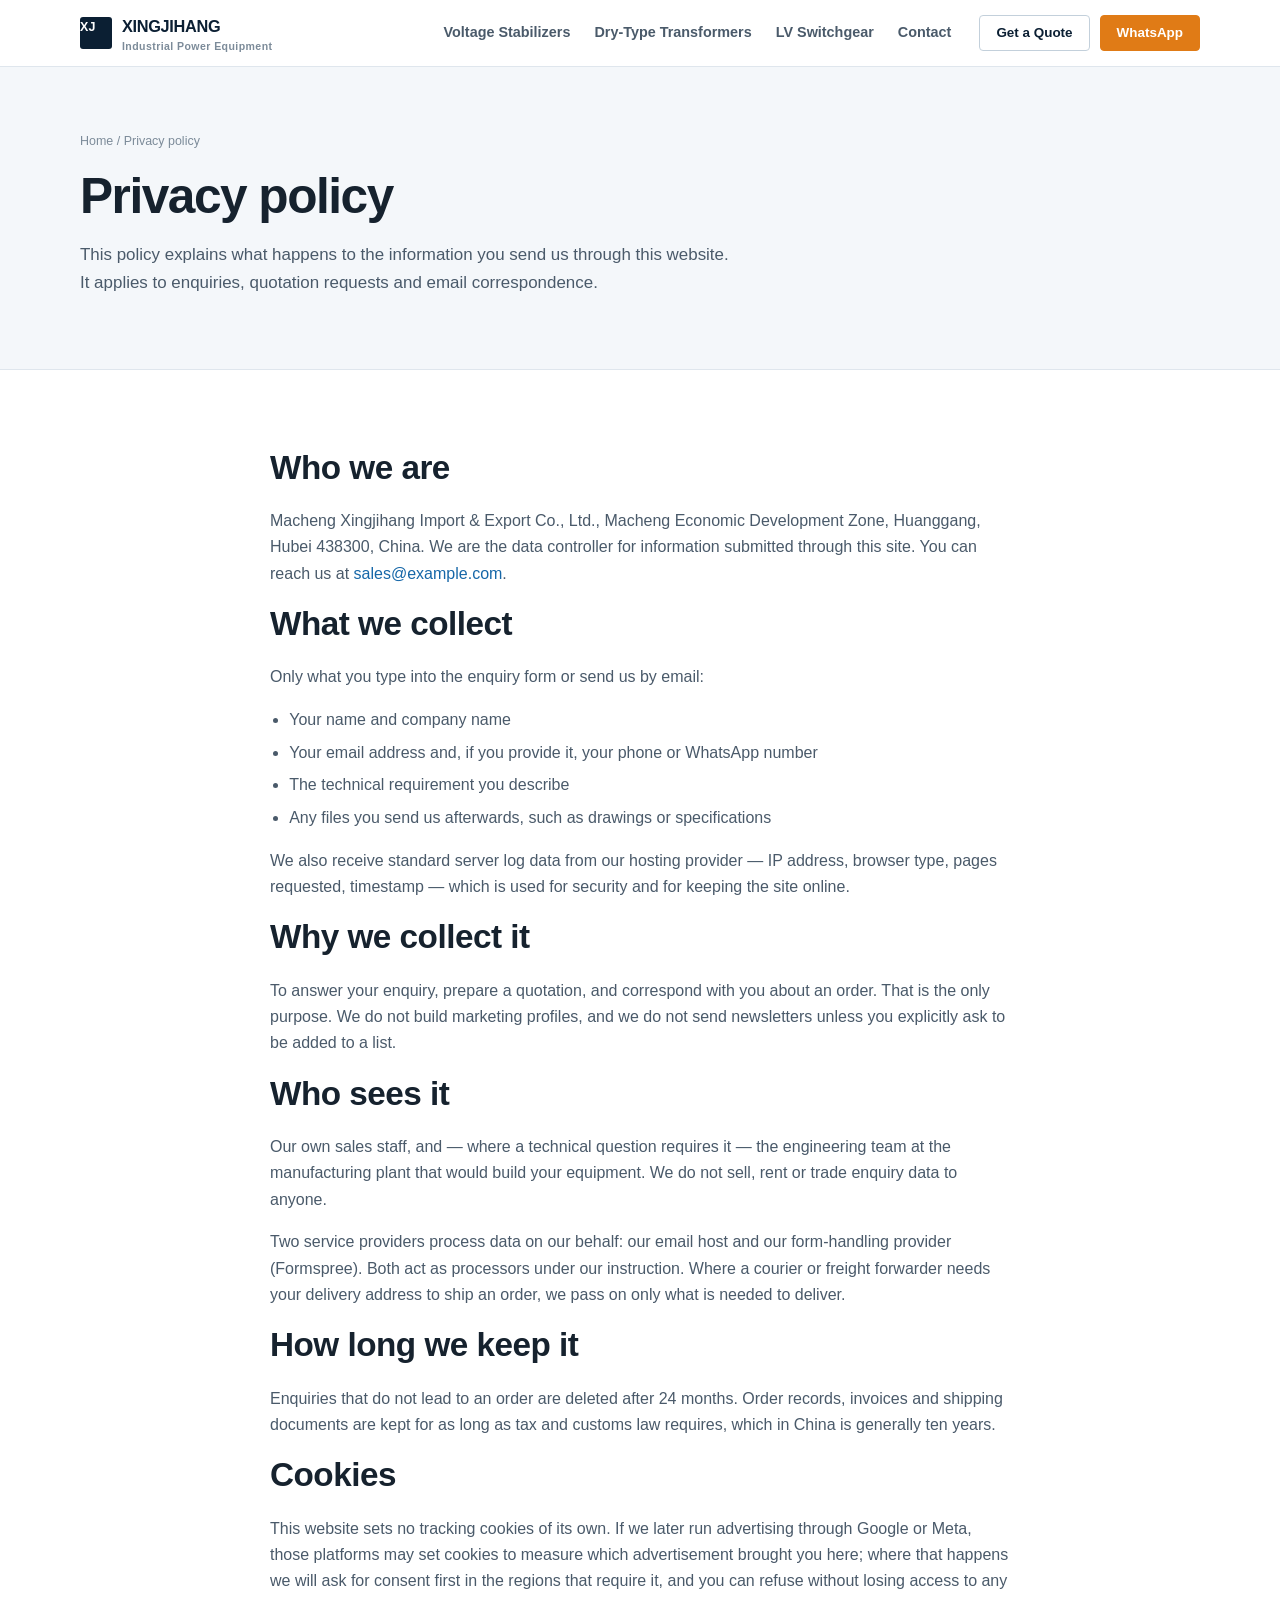
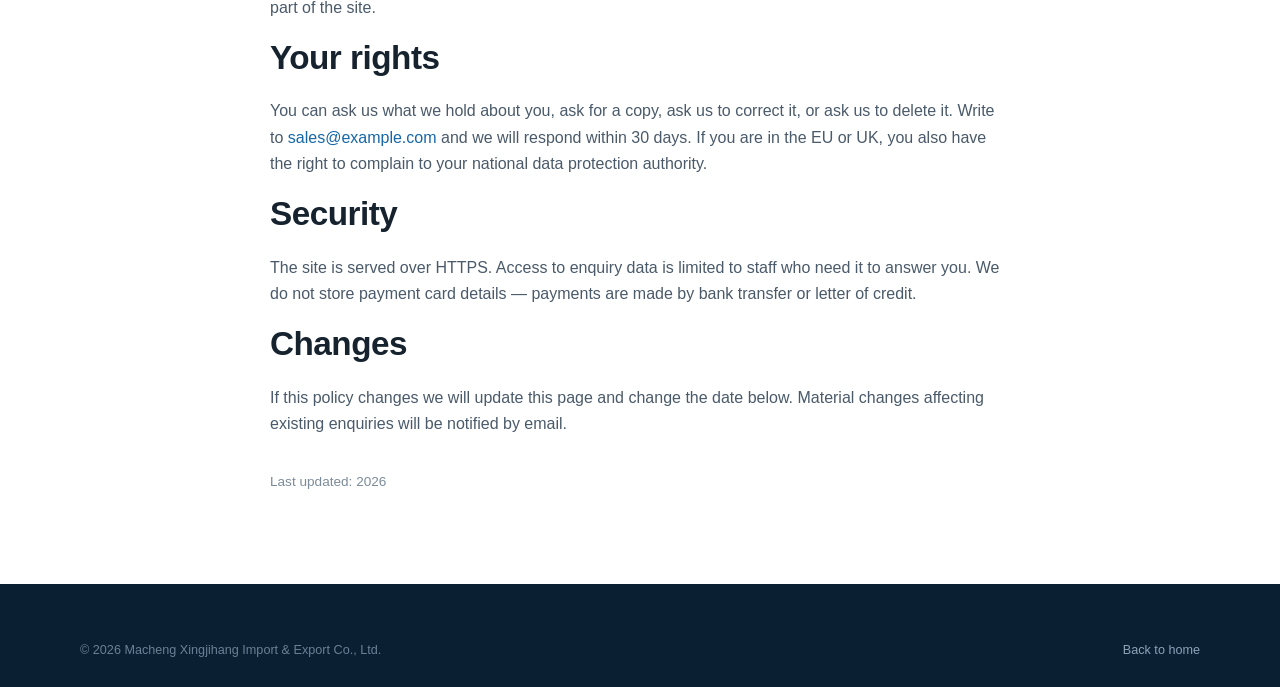
<file: privacy.html>
<!DOCTYPE html>
<html lang="en">
<head>
<meta charset="utf-8">
<meta name="viewport" content="width=device-width, initial-scale=1">
<title>Privacy Policy | XINGJIHANG Power</title>
<meta name="description" content="How Macheng Xingjihang Import &amp; Export Co., Ltd. collects, uses and stores enquiry data submitted through this website.">
<link rel="canonical" href="https://www.example.com/privacy.html">
<link rel="icon" href="assets/favicon.svg" type="image/svg+xml">
<link rel="stylesheet" href="assets/style.css">
<meta name="robots" content="noindex,follow">
</head>
<body>

<header class="site-header">
  <div class="wrap nav">
    <a class="brand" href="index.html">
      <span class="brand-mark">XJ</span>
      <span>XINGJIHANG<small>Industrial Power Equipment</small></span>
    </a>
    <nav class="nav-links">
      <a href="voltage-stabilizer.html">Voltage Stabilizers</a>
      <a href="dry-type-transformer.html">Dry-Type Transformers</a>
      <a href="switchgear.html">LV Switchgear</a>
      <a href="index.html#quote">Contact</a>
    </nav>
    <div class="nav-cta">
      <a class="btn btn-ghost btn-sm" href="index.html#quote">Get a Quote</a>
      <a class="btn btn-primary btn-sm" data-wa href="#">WhatsApp</a>
    </div>
  </div>
</header>

<section class="page-hero">
  <div class="wrap">
    <div class="crumbs"><a href="index.html">Home</a> / Privacy policy</div>
    <h1>Privacy policy</h1>
    <p class="lede" style="max-width:70ch">
      This policy explains what happens to the information you send us through this website.
      It applies to enquiries, quotation requests and email correspondence.
    </p>
  </div>
</section>

<section class="section">
  <div class="wrap" style="max-width:780px">

    <h2>Who we are</h2>
    <p>
      Macheng Xingjihang Import &amp; Export Co., Ltd., Macheng Economic Development Zone,
      Huanggang, Hubei 438300, China. We are the data controller for information submitted
      through this site. You can reach us at <a href="mailto:sales@example.com">sales@example.com</a>.
    </p>

    <h2>What we collect</h2>
    <p>Only what you type into the enquiry form or send us by email:</p>
    <ul>
      <li>Your name and company name</li>
      <li>Your email address and, if you provide it, your phone or WhatsApp number</li>
      <li>The technical requirement you describe</li>
      <li>Any files you send us afterwards, such as drawings or specifications</li>
    </ul>
    <p>
      We also receive standard server log data from our hosting provider — IP address, browser type,
      pages requested, timestamp — which is used for security and for keeping the site online.
    </p>

    <h2>Why we collect it</h2>
    <p>
      To answer your enquiry, prepare a quotation, and correspond with you about an order. That is
      the only purpose. We do not build marketing profiles, and we do not send newsletters unless
      you explicitly ask to be added to a list.
    </p>

    <h2>Who sees it</h2>
    <p>
      Our own sales staff, and — where a technical question requires it — the engineering team at
      the manufacturing plant that would build your equipment. We do not sell, rent or trade
      enquiry data to anyone.
    </p>
    <p>
      Two service providers process data on our behalf: our email host and our form-handling
      provider (Formspree). Both act as processors under our instruction. Where a courier or
      freight forwarder needs your delivery address to ship an order, we pass on only what is
      needed to deliver.
    </p>

    <h2>How long we keep it</h2>
    <p>
      Enquiries that do not lead to an order are deleted after 24 months. Order records, invoices
      and shipping documents are kept for as long as tax and customs law requires, which in China
      is generally ten years.
    </p>

    <h2>Cookies</h2>
    <p>
      This website sets no tracking cookies of its own. If we later run advertising through Google
      or Meta, those platforms may set cookies to measure which advertisement brought you here; where
      that happens we will ask for consent first in the regions that require it, and you can refuse
      without losing access to any part of the site.
    </p>

    <h2>Your rights</h2>
    <p>
      You can ask us what we hold about you, ask for a copy, ask us to correct it, or ask us to
      delete it. Write to <a href="mailto:sales@example.com">sales@example.com</a> and we will respond
      within 30 days. If you are in the EU or UK, you also have the right to complain to your
      national data protection authority.
    </p>

    <h2>Security</h2>
    <p>
      The site is served over HTTPS. Access to enquiry data is limited to staff who need it to
      answer you. We do not store payment card details — payments are made by bank transfer or
      letter of credit.
    </p>

    <h2>Changes</h2>
    <p>
      If this policy changes we will update this page and change the date below. Material changes
      affecting existing enquiries will be notified by email.
    </p>

    <p style="margin-top:34px;font-size:.85rem;color:var(--muted)">
      Last updated: <span data-year>2026</span>
    </p>

  </div>
</section>

<footer class="site-footer">
  <div class="wrap">
    <div class="footer-bottom" style="border-top:0;padding-top:0">
      <span>© <span data-year>2026</span> Macheng Xingjihang Import &amp; Export Co., Ltd.</span>
      <span><a href="index.html">Back to home</a></span>
    </div>
  </div>
</footer>

<script>
  var WHATSAPP_NUMBER = "861380000000";
  var WA_TEXT = encodeURIComponent("Hello, I would like a quotation for industrial power equipment.");
  document.querySelectorAll("[data-wa]").forEach(function (el) {
    el.setAttribute("href", "https://wa.me/" + WHATSAPP_NUMBER + "?text=" + WA_TEXT);
    el.setAttribute("target", "_blank");
    el.setAttribute("rel", "noopener");
  });
  document.querySelectorAll("[data-year]").forEach(function (el) {
    el.textContent = new Date().getFullYear();
  });
</script>
</body>
</html>
</file>
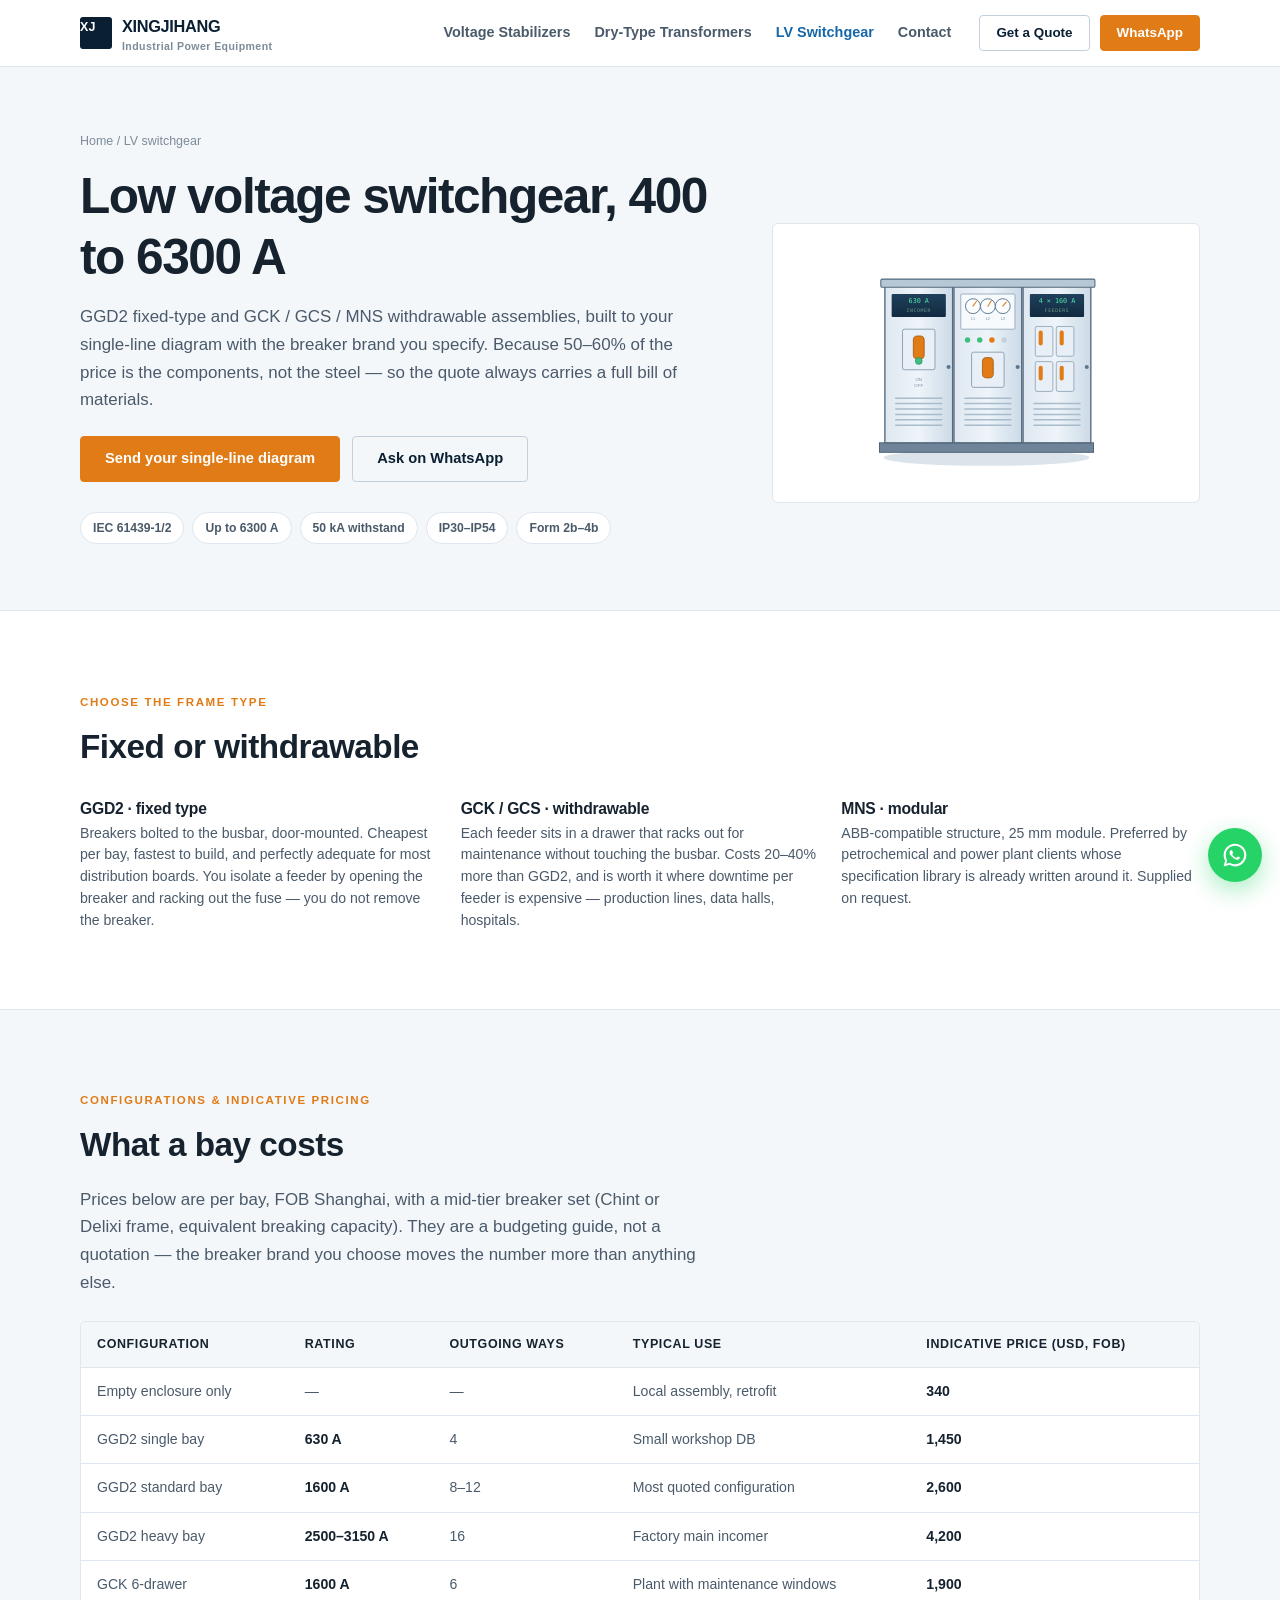
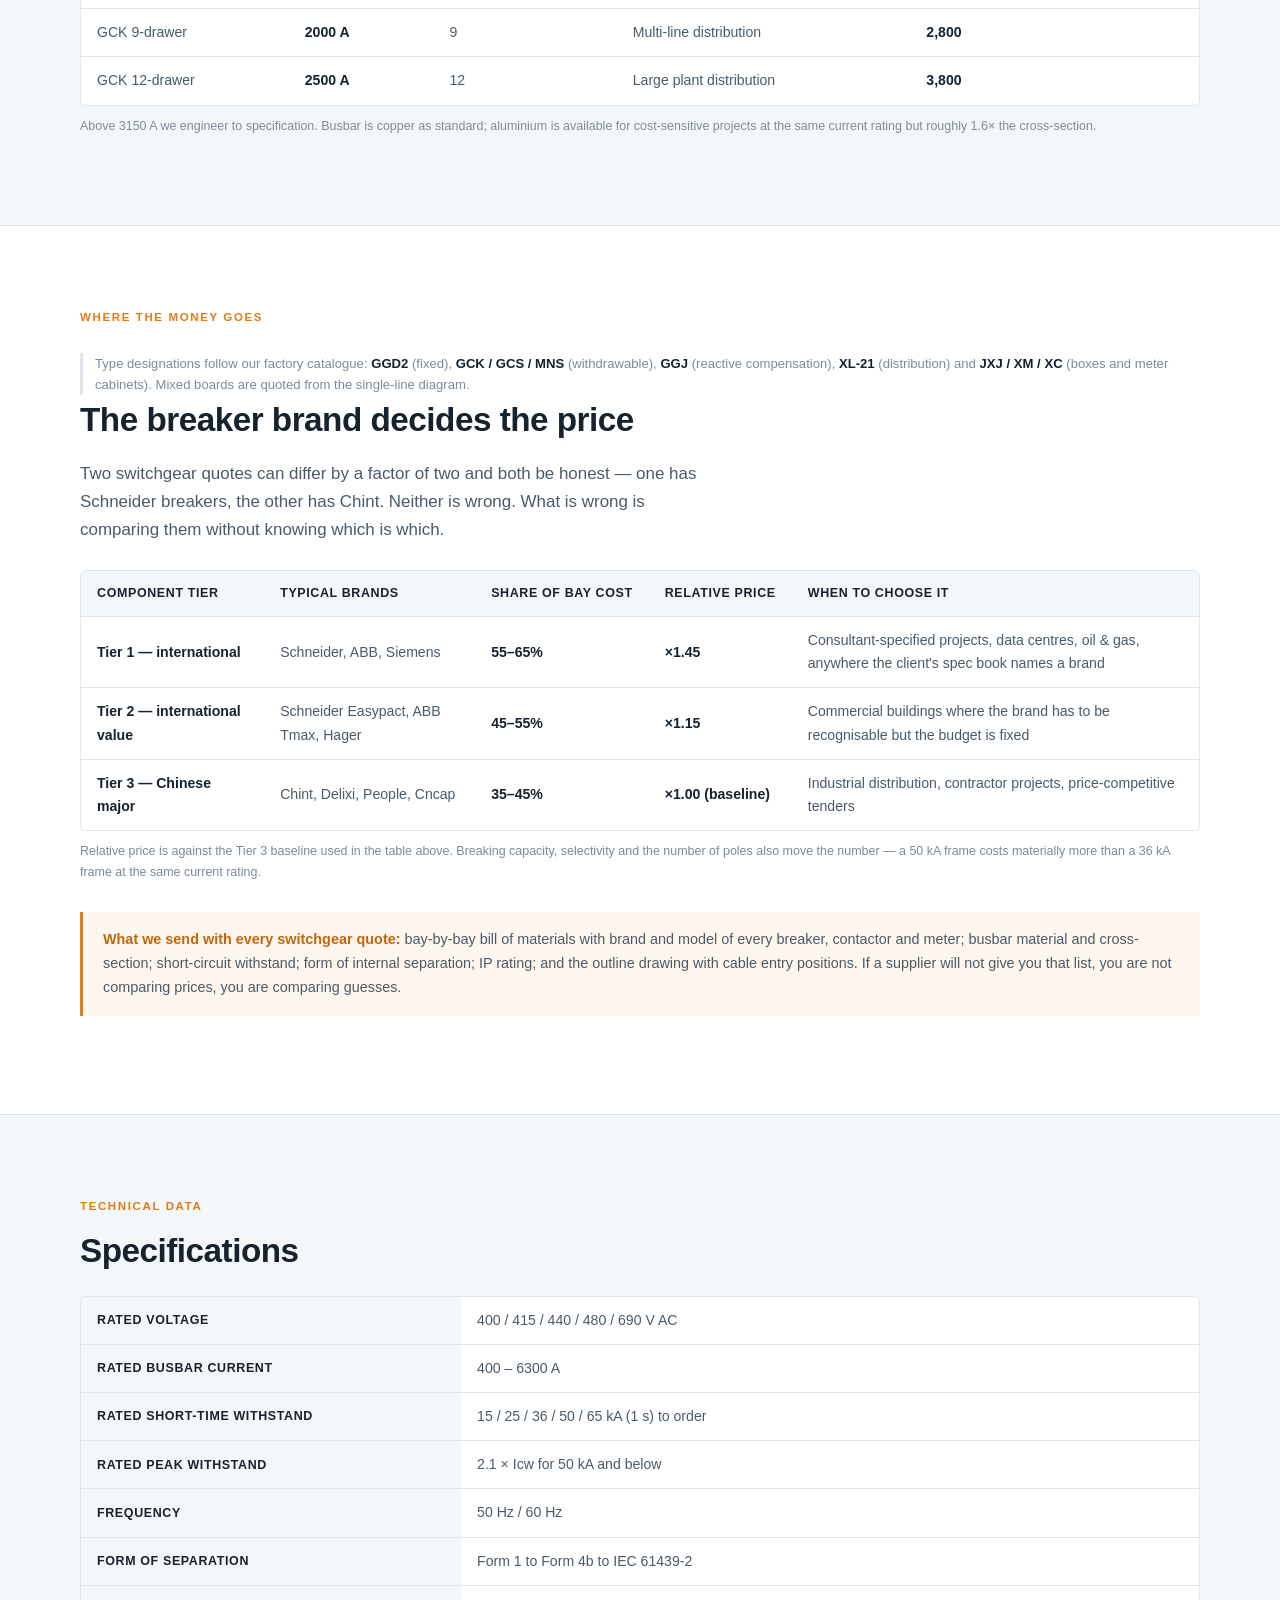
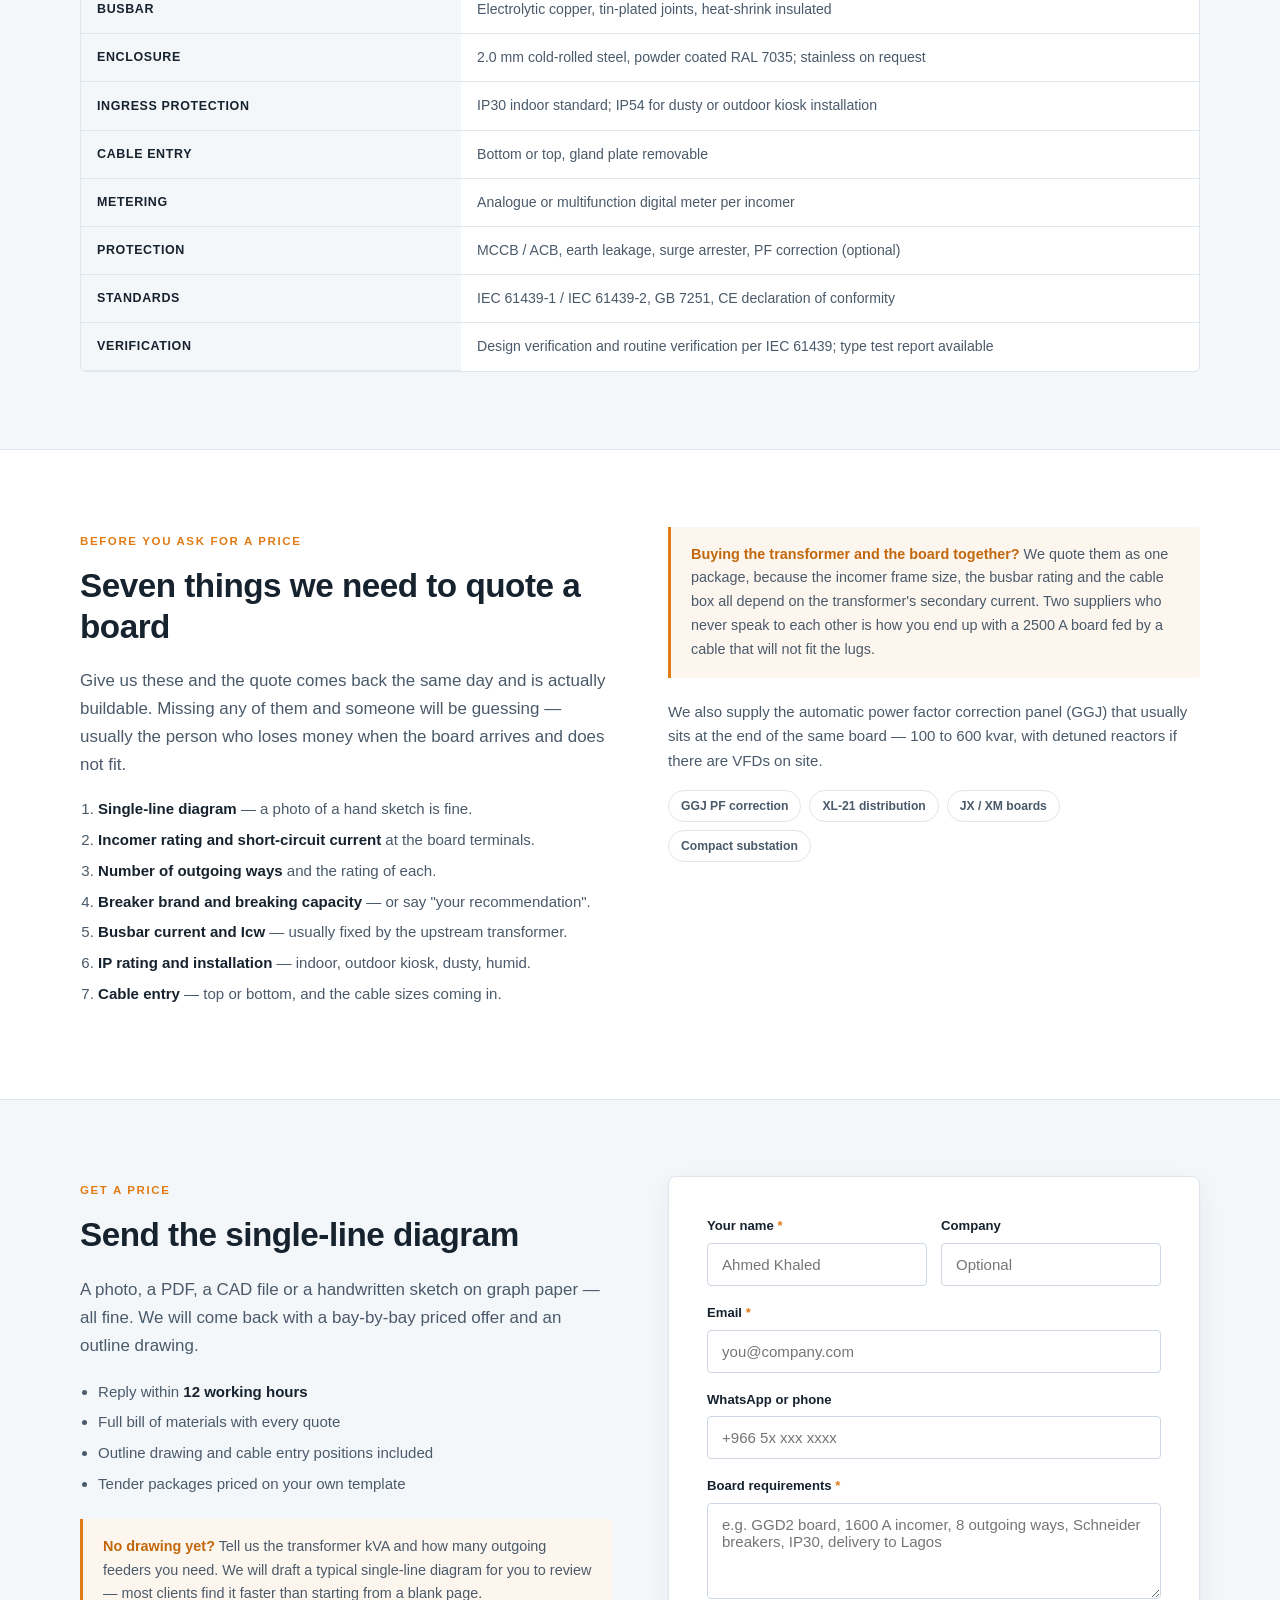
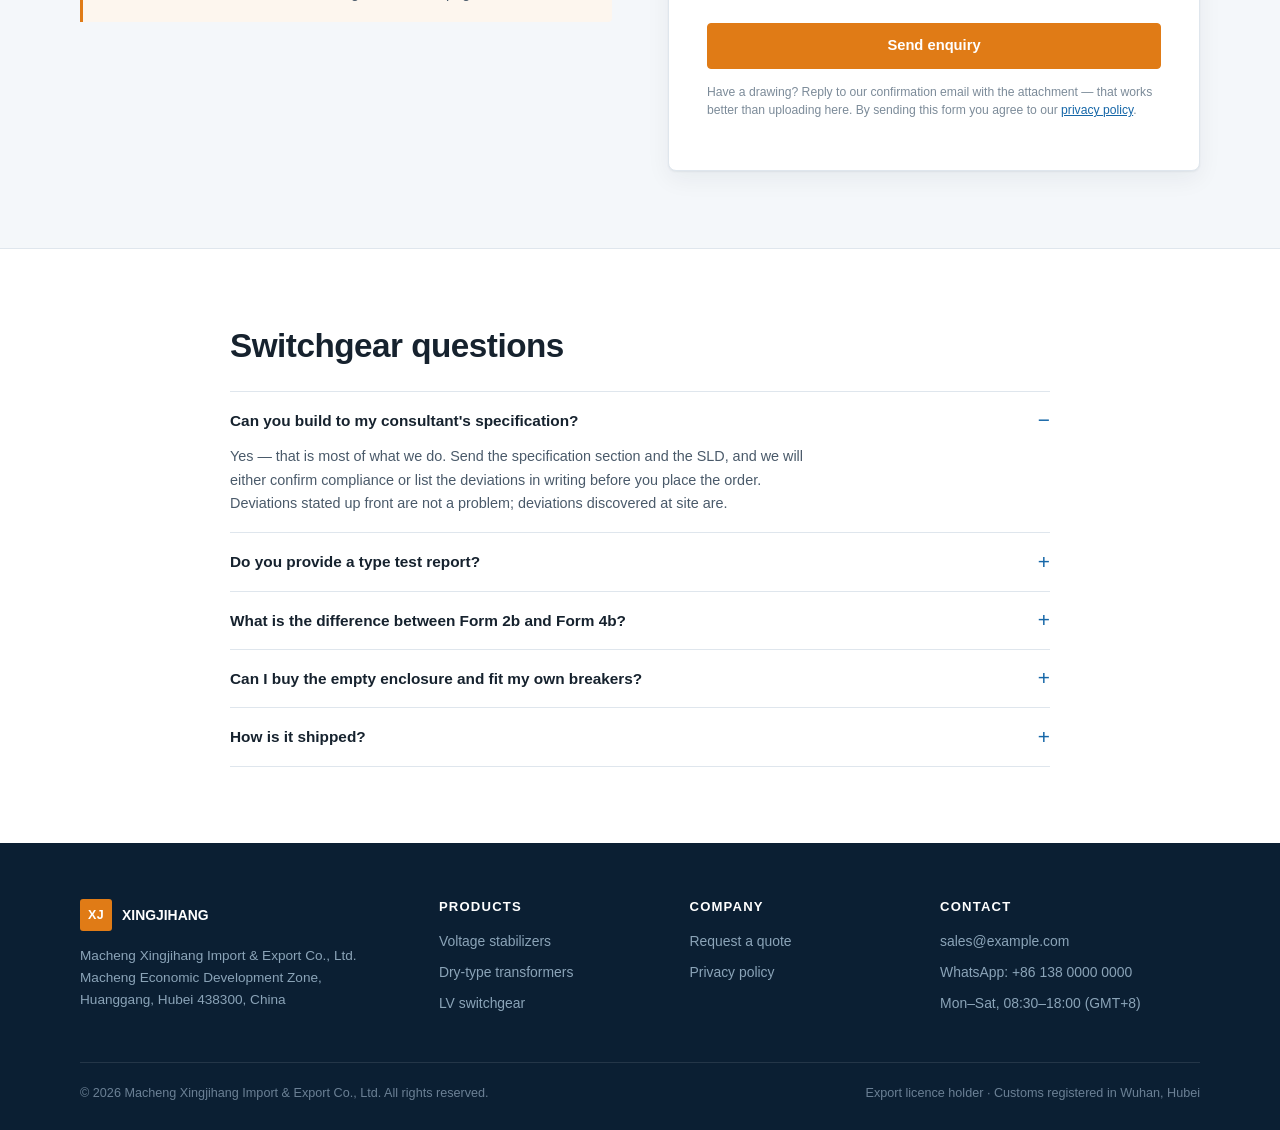
<file: switchgear.html>
<!DOCTYPE html>
<html lang="en">
<head>
<meta charset="utf-8">
<meta name="viewport" content="width=device-width, initial-scale=1">
<title>LV Switchgear — GGD2, GCK, GCS, MNS Assemblies up to 6300 A | XINGJIHANG</title>
<meta name="description" content="Low voltage switchgear assemblies to IEC 61439: GGD2 fixed type, GCK / GCS / MNS withdrawable type, 400 to 6300 A. Assembled to your single-line diagram with the breaker brand you specify. Indicative FOB prices per bay.">
<link rel="canonical" href="https://www.example.com/switchgear.html">
<link rel="icon" href="assets/favicon.svg" type="image/svg+xml">
<link rel="stylesheet" href="assets/style.css">
<meta property="og:type" content="product">
<meta property="og:title" content="LV Switchgear — GGD2 Fixed &amp; GCK/GCS/MNS Withdrawable, up to 6300 A">
<meta property="og:description" content="Assembled to your SLD with the breaker brand you specify. IEC 61439, type test report with every offer.">
</head>
<body>

<header class="site-header">
  <div class="wrap nav">
    <a class="brand" href="index.html">
      <span class="brand-mark">XJ</span>
      <span>XINGJIHANG<small>Industrial Power Equipment</small></span>
    </a>
    <nav class="nav-links">
      <a href="voltage-stabilizer.html">Voltage Stabilizers</a>
      <a href="dry-type-transformer.html">Dry-Type Transformers</a>
      <a href="switchgear.html" style="color:var(--blue)">LV Switchgear</a>
      <a href="#quote">Contact</a>
    </nav>
    <div class="nav-cta">
      <a class="btn btn-ghost btn-sm" href="#quote">Get a Quote</a>
      <a class="btn btn-primary btn-sm" data-wa href="#quote">WhatsApp</a>
    </div>
  </div>
</header>

<section class="page-hero">
  <div class="wrap">
    <div class="crumbs"><a href="index.html">Home</a> / LV switchgear</div>
    <div class="page-hero-grid">
      <div>
        <h1>Low voltage switchgear, 400 to 6300 A</h1>
        <p class="lede">
          GGD2 fixed-type and GCK / GCS / MNS withdrawable assemblies, built to your single-line diagram with
          the breaker brand you specify. Because 50–60% of the price is the components, not the
          steel — so the quote always carries a full bill of materials.
        </p>
        <div class="hero-actions">
          <a class="btn btn-primary" href="#quote">Send your single-line diagram</a>
          <a class="btn btn-ghost" data-wa href="#">Ask on WhatsApp</a>
        </div>
        <div class="badge-list">
          <span class="badge">IEC 61439-1/2</span>
          <span class="badge">Up to 6300 A</span>
          <span class="badge">50 kA withstand</span>
          <span class="badge">IP30–IP54</span>
          <span class="badge">Form 2b–4b</span>
        </div>
      </div>
      <div class="page-hero-fig">
        <img src="assets/switchgear.svg" alt="GGD2 low voltage switchgear assembly, three bays" width="400" height="340">
      </div>
    </div>
  </div>
</section>

<!-- ============ TYPES ============ -->
<section class="section">
  <div class="wrap">
    <span class="eyebrow">Choose the frame type</span>
    <h2>Fixed or withdrawable</h2>
    <div class="grid-3" style="margin-top:32px">
      <div class="feat"><div>
        <h4>GGD2 · fixed type</h4>
        <p>Breakers bolted to the busbar, door-mounted. Cheapest per bay, fastest to build, and
        perfectly adequate for most distribution boards. You isolate a feeder by opening the
        breaker and racking out the fuse — you do not remove the breaker.</p>
      </div></div>
      <div class="feat"><div>
        <h4>GCK / GCS · withdrawable</h4>
        <p>Each feeder sits in a drawer that racks out for maintenance without touching the busbar.
        Costs 20–40% more than GGD2, and is worth it where downtime per feeder is expensive —
        production lines, data halls, hospitals.</p>
      </div></div>
      <div class="feat"><div>
        <h4>MNS · modular</h4>
        <p>ABB-compatible structure, 25 mm module. Preferred by petrochemical and power plant
        clients whose specification library is already written around it. Supplied on request.</p>
      </div></div>
    </div>
  </div>
</section>

<!-- ============ MODELS ============ -->
<section class="section section--soft" id="models">
  <div class="wrap">
    <span class="eyebrow">Configurations &amp; indicative pricing</span>
    <h2>What a bay costs</h2>
    <p class="lede" style="margin-bottom:24px">
      Prices below are per bay, FOB Shanghai, with a mid-tier breaker set (Chint or Delixi frame,
      equivalent breaking capacity). They are a budgeting guide, not a quotation — the breaker brand
      you choose moves the number more than anything else.
    </p>
    <div class="table-wrap">
      <table>
        <thead>
          <tr><th>Configuration</th><th>Rating</th><th>Outgoing ways</th><th>Typical use</th><th>Indicative price (USD, FOB)</th></tr>
        </thead>
        <tbody>
          <tr><td>Empty enclosure only</td><td>—</td><td>—</td><td>Local assembly, retrofit</td><td class="num">340</td></tr>
          <tr><td>GGD2 single bay</td><td class="num">630 A</td><td>4</td><td>Small workshop DB</td><td class="num">1,450</td></tr>
          <tr><td>GGD2 standard bay</td><td class="num">1600 A</td><td>8–12</td><td>Most quoted configuration</td><td class="num">2,600</td></tr>
          <tr><td>GGD2 heavy bay</td><td class="num">2500–3150 A</td><td>16</td><td>Factory main incomer</td><td class="num">4,200</td></tr>
          <tr><td>GCK 6-drawer</td><td class="num">1600 A</td><td>6</td><td>Plant with maintenance windows</td><td class="num">1,900</td></tr>
          <tr><td>GCK 9-drawer</td><td class="num">2000 A</td><td>9</td><td>Multi-line distribution</td><td class="num">2,800</td></tr>
          <tr><td>GCK 12-drawer</td><td class="num">2500 A</td><td>12</td><td>Large plant distribution</td><td class="num">3,800</td></tr>
        </tbody>
      </table>
    </div>
    <p class="table-note">
      Above 3150 A we engineer to specification. Busbar is copper as standard; aluminium is available
      for cost-sensitive projects at the same current rating but roughly 1.6× the cross-section.
    </p>
  </div>
</section>

<!-- ============ BOM / BRAND TIERS ============ -->
<section class="section">
  <div class="wrap">
    <span class="eyebrow">Where the money goes</span>
    <p class="note">Type designations follow our factory catalogue: <strong>GGD2</strong> (fixed), <strong>GCK / GCS / MNS</strong> (withdrawable), <strong>GGJ</strong> (reactive compensation), <strong>XL-21</strong> (distribution) and <strong>JXJ / XM / XC</strong> (boxes and meter cabinets). Mixed boards are quoted from the single-line diagram.</p>

    <h2>The breaker brand decides the price</h2>
    <p class="lede" style="margin-bottom:26px">
      Two switchgear quotes can differ by a factor of two and both be honest — one has Schneider
      breakers, the other has Chint. Neither is wrong. What is wrong is comparing them without
      knowing which is which.
    </p>
    <div class="table-wrap">
      <table>
        <thead>
          <tr><th>Component tier</th><th>Typical brands</th><th>Share of bay cost</th><th>Relative price</th><th>When to choose it</th></tr>
        </thead>
        <tbody>
          <tr>
            <td><strong>Tier 1 — international</strong></td>
            <td>Schneider, ABB, Siemens</td>
            <td class="num">55–65%</td>
            <td class="num">×1.45</td>
            <td>Consultant-specified projects, data centres, oil &amp; gas, anywhere the client's spec book names a brand</td>
          </tr>
          <tr>
            <td><strong>Tier 2 — international value</strong></td>
            <td>Schneider Easypact, ABB Tmax, Hager</td>
            <td class="num">45–55%</td>
            <td class="num">×1.15</td>
            <td>Commercial buildings where the brand has to be recognisable but the budget is fixed</td>
          </tr>
          <tr>
            <td><strong>Tier 3 — Chinese major</strong></td>
            <td>Chint, Delixi, People, Cncap</td>
            <td class="num">35–45%</td>
            <td class="num">×1.00 (baseline)</td>
            <td>Industrial distribution, contractor projects, price-competitive tenders</td>
          </tr>
        </tbody>
      </table>
    </div>
    <p class="table-note">
      Relative price is against the Tier 3 baseline used in the table above. Breaking capacity,
      selectivity and the number of poles also move the number — a 50 kA frame costs materially more
      than a 36 kA frame at the same current rating.
    </p>

    <div class="callout" style="margin-top:30px">
      <strong>What we send with every switchgear quote:</strong> bay-by-bay bill of materials with
      brand and model of every breaker, contactor and meter; busbar material and cross-section;
      short-circuit withstand; form of internal separation; IP rating; and the outline drawing with
      cable entry positions. If a supplier will not give you that list, you are not comparing prices,
      you are comparing guesses.
    </div>
  </div>
</section>

<!-- ============ SPECS ============ -->
<section class="section section--soft">
  <div class="wrap">
    <span class="eyebrow">Technical data</span>
    <h2>Specifications</h2>
    <div class="table-wrap" style="margin-top:24px">
      <table>
        <tbody>
          <tr><th style="width:34%">Rated voltage</th><td>400 / 415 / 440 / 480 / 690 V AC</td></tr>
          <tr><th>Rated busbar current</th><td>400 – 6300 A</td></tr>
          <tr><th>Rated short-time withstand</th><td>15 / 25 / 36 / 50 / 65 kA (1 s) to order</td></tr>
          <tr><th>Rated peak withstand</th><td>2.1 × Icw for 50 kA and below</td></tr>
          <tr><th>Frequency</th><td>50 Hz / 60 Hz</td></tr>
          <tr><th>Form of separation</th><td>Form 1 to Form 4b to IEC 61439-2</td></tr>
          <tr><th>Busbar</th><td>Electrolytic copper, tin-plated joints, heat-shrink insulated</td></tr>
          <tr><th>Enclosure</th><td>2.0 mm cold-rolled steel, powder coated RAL 7035; stainless on request</td></tr>
          <tr><th>Ingress protection</th><td>IP30 indoor standard; IP54 for dusty or outdoor kiosk installation</td></tr>
          <tr><th>Cable entry</th><td>Bottom or top, gland plate removable</td></tr>
          <tr><th>Metering</th><td>Analogue or multifunction digital meter per incomer</td></tr>
          <tr><th>Protection</th><td>MCCB / ACB, earth leakage, surge arrester, PF correction (optional)</td></tr>
          <tr><th>Standards</th><td>IEC 61439-1 / IEC 61439-2, GB 7251, CE declaration of conformity</td></tr>
          <tr><th>Verification</th><td>Design verification and routine verification per IEC 61439; type test report available</td></tr>
        </tbody>
      </table>
    </div>
  </div>
</section>

<!-- ============ CHECKLIST ============ -->
<section class="section">
  <div class="wrap">
    <div class="grid-2" style="gap:56px;align-items:start">
      <div>
        <span class="eyebrow">Before you ask for a price</span>
        <h2>Seven things we need to quote a board</h2>
        <p class="lede">
          Give us these and the quote comes back the same day and is actually buildable. Missing
          any of them and someone will be guessing — usually the person who loses money when the
          board arrives and does not fit.
        </p>
        <ol style="font-size:.94rem;margin-top:18px">
          <li><strong>Single-line diagram</strong> — a photo of a hand sketch is fine.</li>
          <li><strong>Incomer rating and short-circuit current</strong> at the board terminals.</li>
          <li><strong>Number of outgoing ways</strong> and the rating of each.</li>
          <li><strong>Breaker brand and breaking capacity</strong> — or say "your recommendation".</li>
          <li><strong>Busbar current and Icw</strong> — usually fixed by the upstream transformer.</li>
          <li><strong>IP rating and installation</strong> — indoor, outdoor kiosk, dusty, humid.</li>
          <li><strong>Cable entry</strong> — top or bottom, and the cable sizes coming in.</li>
        </ol>
      </div>
      <div>
        <div class="callout" style="margin-top:0">
          <strong>Buying the transformer and the board together?</strong> We quote them as one package,
          because the incomer frame size, the busbar rating and the cable box all depend on the
          transformer's secondary current. Two suppliers who never speak to each other is how you end
          up with a 2500 A board fed by a cable that will not fit the lugs.
        </div>
        <p style="font-size:.94rem">
          We also supply the automatic power factor correction panel (GGJ) that usually sits at the
          end of the same board — 100 to 600 kvar, with detuned reactors if there are VFDs on site.
        </p>
        <div class="badge-list">
          <span class="badge">GGJ PF correction</span>
          <span class="badge">XL-21 distribution</span>
          <span class="badge">JX / XM boards</span>
          <span class="badge">Compact substation</span>
        </div>
      </div>
    </div>
  </div>
</section>

<!-- ============ QUOTE ============ -->
<section class="section section--soft" id="quote">
  <div class="wrap">
    <div class="grid-2" style="gap:56px;align-items:start">
      <div>
        <span class="eyebrow">Get a price</span>
        <h2>Send the single-line diagram</h2>
        <p class="lede">
          A photo, a PDF, a CAD file or a handwritten sketch on graph paper — all fine. We will come
          back with a bay-by-bay priced offer and an outline drawing.
        </p>
        <ul style="font-size:.94rem;margin-top:20px">
          <li>Reply within <strong>12 working hours</strong></li>
          <li>Full bill of materials with every quote</li>
          <li>Outline drawing and cable entry positions included</li>
          <li>Tender packages priced on your own template</li>
        </ul>
        <div class="callout">
          <strong>No drawing yet?</strong> Tell us the transformer kVA and how many outgoing feeders
          you need. We will draft a typical single-line diagram for you to review — most clients find
          it faster than starting from a blank page.
        </div>
      </div>
      <form class="form-card" action="https://formspree.io/f/REPLACE_WITH_YOUR_FORM_ID" method="POST">
        <input type="hidden" name="_subject" value="Enquiry — LV switchgear">
        <input type="hidden" name="product" value="LV switchgear">
        <input type="hidden" name="_next" value="https://www.example.com/thank-you.html">
        <input type="text" name="_gotcha" style="display:none" tabindex="-1" autocomplete="off">
        <div class="field-row">
          <div class="field">
            <label for="name">Your name <span class="req">*</span></label>
            <input id="name" name="name" type="text" required placeholder="Ahmed Khaled">
          </div>
          <div class="field">
            <label for="company">Company</label>
            <input id="company" name="company" type="text" placeholder="Optional">
          </div>
        </div>
        <div class="field">
          <label for="email">Email <span class="req">*</span></label>
          <input id="email" name="email" type="email" required placeholder="you@company.com">
        </div>
        <div class="field">
          <label for="whatsapp">WhatsApp or phone</label>
          <input id="whatsapp" name="whatsapp" type="tel" placeholder="+966 5x xxx xxxx">
        </div>
        <div class="field">
          <label for="message">Board requirements <span class="req">*</span></label>
          <textarea id="message" name="message" required placeholder="e.g. GGD2 board, 1600 A incomer, 8 outgoing ways, Schneider breakers, IP30, delivery to Lagos"></textarea>
        </div>
        <button class="btn btn-primary btn-block" type="submit">Send enquiry</button>
        <p class="form-note">
          Have a drawing? Reply to our confirmation email with the attachment — that works better
          than uploading here.
          By sending this form you agree to our <a href="privacy.html">privacy policy</a>.
        </p>
      </form>
    </div>
  </div>
</section>

<!-- ============ FAQ ============ -->
<section class="section">
  <div class="wrap" style="max-width:860px">
    <h2>Switchgear questions</h2>
    <div class="faq" style="margin-top:24px">
      <details open>
        <summary>Can you build to my consultant's specification?</summary>
        <p>Yes — that is most of what we do. Send the specification section and the SLD, and we will
        either confirm compliance or list the deviations in writing before you place the order.
        Deviations stated up front are not a problem; deviations discovered at site are.</p>
      </details>
      <details>
        <summary>Do you provide a type test report?</summary>
        <p>For standard GGD2, GCK and GCS configurations we hold design verification to IEC 61439 and can
        supply the report. For a bespoke arrangement the assembly is verified by comparison and
        routine-tested, which is what the standard allows — but if your client insists on a full
        type test of the exact arrangement, that is a separate cost and lead time. Tell us early.</p>
      </details>
      <details>
        <summary>What is the difference between Form 2b and Form 4b?</summary>
        <p>Form describes how much is separated inside the enclosure. Form 2b separates the busbars
        from the functional units; Form 4b separates the busbars, the functional units and the
        terminals of each outgoing circuit from each other. Form 4b costs more and is what you want
        where a fault on one feeder must not take out its neighbours, or where live maintenance on
        one feeder is expected.</p>
      </details>
      <details>
        <summary>Can I buy the empty enclosure and fit my own breakers?</summary>
        <p>Yes, and it is a legitimate way to save money if you have a local panel builder. But the
        busbar, the short-circuit withstand and the internal separation then become your
        responsibility, and the CE declaration becomes yours too. We can supply the enclosure with
        busbar pre-fitted to make that easier.</p>
      </details>
      <details>
        <summary>How is it shipped?</summary>
        <p>Assembled bays are bolted to a timber pallet, wrapped and crated, and shipped as breakbulk
        or in a 40 ft HC container depending on bay count. A typical 8-bay GGD2 board fits in one
        40 ft HC. Busbars are shipped installed; breakers above 1600 A are sometimes shipped loose
        to avoid transport damage and fitted on site.</p>
      </details>
    </div>
  </div>
</section>

<footer class="site-footer">
  <div class="wrap">
    <div class="footer-grid">
      <div>
        <div class="footer-brand"><span class="brand-mark">XJ</span> XINGJIHANG</div>
        <p style="font-size:.85rem;line-height:1.6">
          Macheng Xingjihang Import &amp; Export Co., Ltd.<br>
          Macheng Economic Development Zone,<br>
          Huanggang, Hubei 438300, China
        </p>
      </div>
      <div>
        <h4>Products</h4>
        <ul>
          <li><a href="voltage-stabilizer.html">Voltage stabilizers</a></li>
          <li><a href="dry-type-transformer.html">Dry-type transformers</a></li>
          <li><a href="switchgear.html">LV switchgear</a></li>
        </ul>
      </div>
      <div>
        <h4>Company</h4>
        <ul>
          <li><a href="index.html#quote">Request a quote</a></li>
          <li><a href="privacy.html">Privacy policy</a></li>
        </ul>
      </div>
      <div>
        <h4>Contact</h4>
        <ul>
          <li><a href="mailto:sales@example.com">sales@example.com</a></li>
          <li><a data-wa href="#">WhatsApp: +86 138 0000 0000</a></li>
          <li>Mon–Sat, 08:30–18:00 (GMT+8)</li>
        </ul>
      </div>
    </div>
    <div class="footer-bottom">
      <span>© <span data-year>2026</span> Macheng Xingjihang Import &amp; Export Co., Ltd. All rights reserved.</span>
      <span>Export licence holder · Customs registered in Wuhan, Hubei</span>
    </div>
  </div>
</footer>

<a class="wa-float" data-wa href="#" aria-label="Chat on WhatsApp">
  <svg viewBox="0 0 32 32" aria-hidden="true"><path d="M16 3C8.8 3 3 8.8 3 16c0 2.3.6 4.4 1.7 6.3L3 29l6.9-1.8A12.9 12.9 0 0 0 16 29c7.2 0 13-5.8 13-13S23.2 3 16 3zm0 23.6c-2 0-3.9-.5-5.5-1.5l-.4-.2-4.1 1.1 1.1-4-.3-.4A10.5 10.5 0 0 1 5.5 16C5.5 10.2 10.2 5.5 16 5.5S26.5 10.2 26.5 16 21.8 26.6 16 26.6zm5.8-7.9c-.3-.2-1.9-.9-2.2-1s-.5-.2-.7.2-.8 1-1 1.2-.4.2-.7.1a8.6 8.6 0 0 1-2.5-1.6 9.5 9.5 0 0 1-1.8-2.2c-.2-.3 0-.5.1-.6l.5-.6.3-.5v-.5l-1-2.2c-.2-.6-.5-.5-.7-.5h-.6c-.2 0-.5.1-.8.4a3.2 3.2 0 0 0-1 2.4 5.6 5.6 0 0 0 1.2 3 12.8 12.8 0 0 0 4.9 4.3 16 16 0 0 0 1.6.6 3.9 3.9 0 0 0 1.8.1 3 3 0 0 0 2-1.4 2.5 2.5 0 0 0 .2-1.4c-.1-.1-.3-.2-.6-.3z"/></svg>
</a>

<script>
  var WHATSAPP_NUMBER = "861380000000";
  var WA_TEXT = encodeURIComponent("Hello, I would like a quotation for low voltage switchgear.");
  document.querySelectorAll("[data-wa]").forEach(function (el) {
    el.setAttribute("href", "https://wa.me/" + WHATSAPP_NUMBER + "?text=" + WA_TEXT);
    el.setAttribute("target", "_blank");
    el.setAttribute("rel", "noopener");
  });
  document.querySelectorAll("[data-year]").forEach(function (el) {
    el.textContent = new Date().getFullYear();
  });
</script>
</body>
</html>
</file>
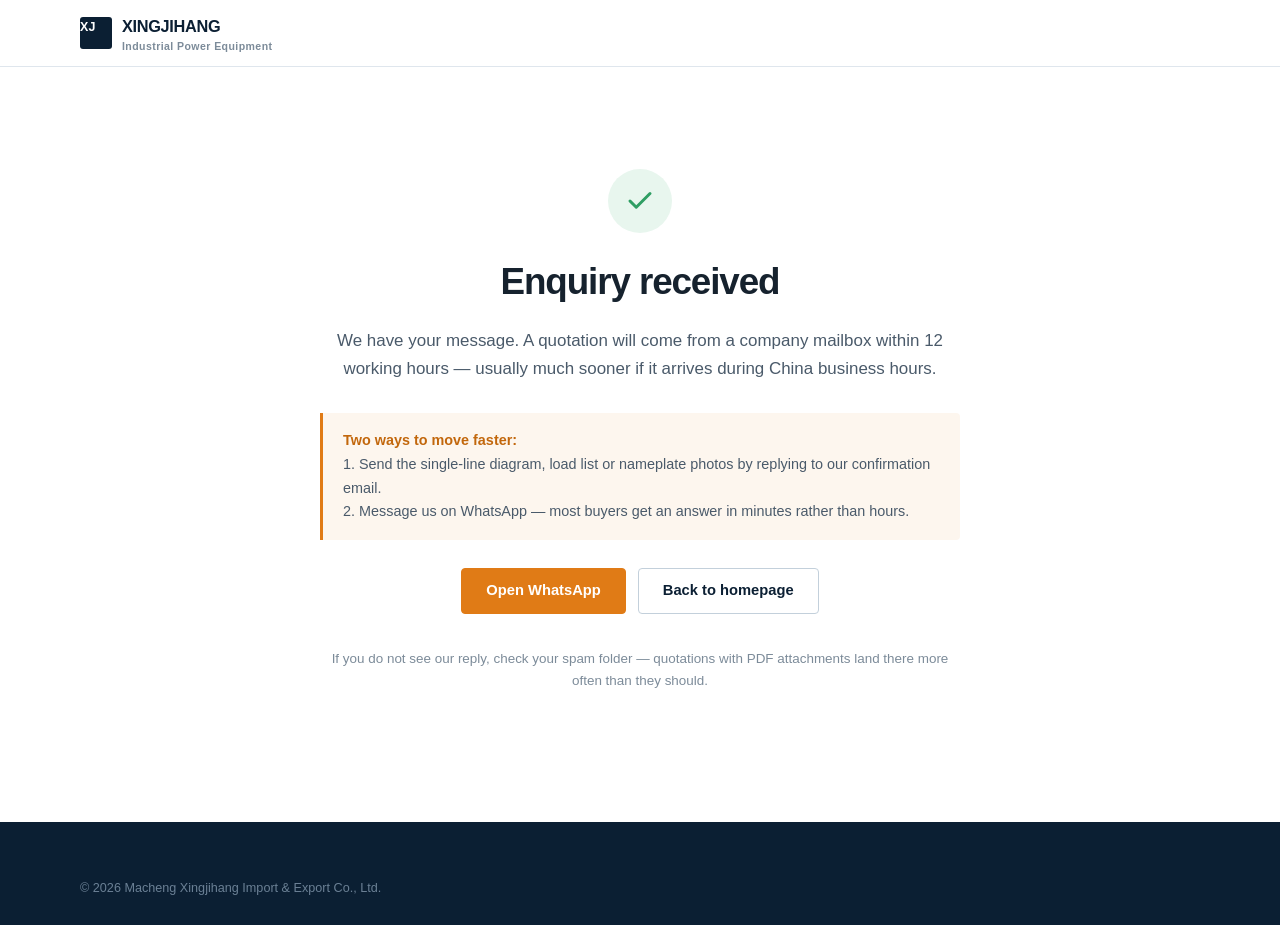
<file: thank-you.html>
<!DOCTYPE html>
<html lang="en">
<head>
<meta charset="utf-8">
<meta name="viewport" content="width=device-width, initial-scale=1">
<title>Enquiry received | XINGJIHANG Power</title>
<meta name="robots" content="noindex,nofollow">
<link rel="icon" href="assets/favicon.svg" type="image/svg+xml">
<link rel="stylesheet" href="assets/style.css">
</head>
<body>

<header class="site-header">
  <div class="wrap nav">
    <a class="brand" href="index.html">
      <span class="brand-mark">XJ</span>
      <span>XINGJIHANG<small>Industrial Power Equipment</small></span>
    </a>
  </div>
</header>

<section class="section" style="padding-top:clamp(56px,8vw,110px)">
  <div class="wrap" style="max-width:680px;text-align:center">
    <div style="width:64px;height:64px;border-radius:50%;background:#e8f6ee;display:grid;place-items:center;margin:0 auto 26px">
      <svg width="30" height="30" viewBox="0 0 24 24" fill="none" stroke="#2f9e63" stroke-width="2.4" stroke-linecap="round" stroke-linejoin="round" aria-hidden="true"><path d="M20 6 9 17l-5-5"/></svg>
    </div>
    <h1 style="font-size:clamp(1.6rem,3.4vw,2.3rem)">Enquiry received</h1>
    <p class="lede" style="margin:0 auto 30px">
      We have your message. A quotation will come from a company mailbox within 12 working hours —
      usually much sooner if it arrives during China business hours.
    </p>

    <div class="callout" style="text-align:left">
      <strong>Two ways to move faster:</strong>
      <br>1. Send the single-line diagram, load list or nameplate photos by replying to our confirmation email.
      <br>2. Message us on WhatsApp — most buyers get an answer in minutes rather than hours.
    </div>

    <div class="hero-actions" style="justify-content:center;margin-top:28px">
      <a class="btn btn-primary" data-wa href="#">Open WhatsApp</a>
      <a class="btn btn-ghost" href="index.html">Back to homepage</a>
    </div>

    <p style="font-size:.84rem;color:var(--muted);margin-top:34px">
      If you do not see our reply, check your spam folder — quotations with PDF attachments
      land there more often than they should.
    </p>
  </div>
</section>

<footer class="site-footer" style="margin-top:40px">
  <div class="wrap">
    <div class="footer-bottom" style="border-top:0;padding-top:0">
      <span>© <span data-year>2026</span> Macheng Xingjihang Import &amp; Export Co., Ltd.</span>
    </div>
  </div>
</footer>

<script>
  var WHATSAPP_NUMBER = "861380000000";
  var WA_TEXT = encodeURIComponent("Hello, I just submitted an enquiry through your website.");
  document.querySelectorAll("[data-wa]").forEach(function (el) {
    el.setAttribute("href", "https://wa.me/" + WHATSAPP_NUMBER + "?text=" + WA_TEXT);
    el.setAttribute("target", "_blank");
    el.setAttribute("rel", "noopener");
  });
  document.querySelectorAll("[data-year]").forEach(function (el) {
    el.textContent = new Date().getFullYear();
  });
</script>
</body>
</html>
</file>
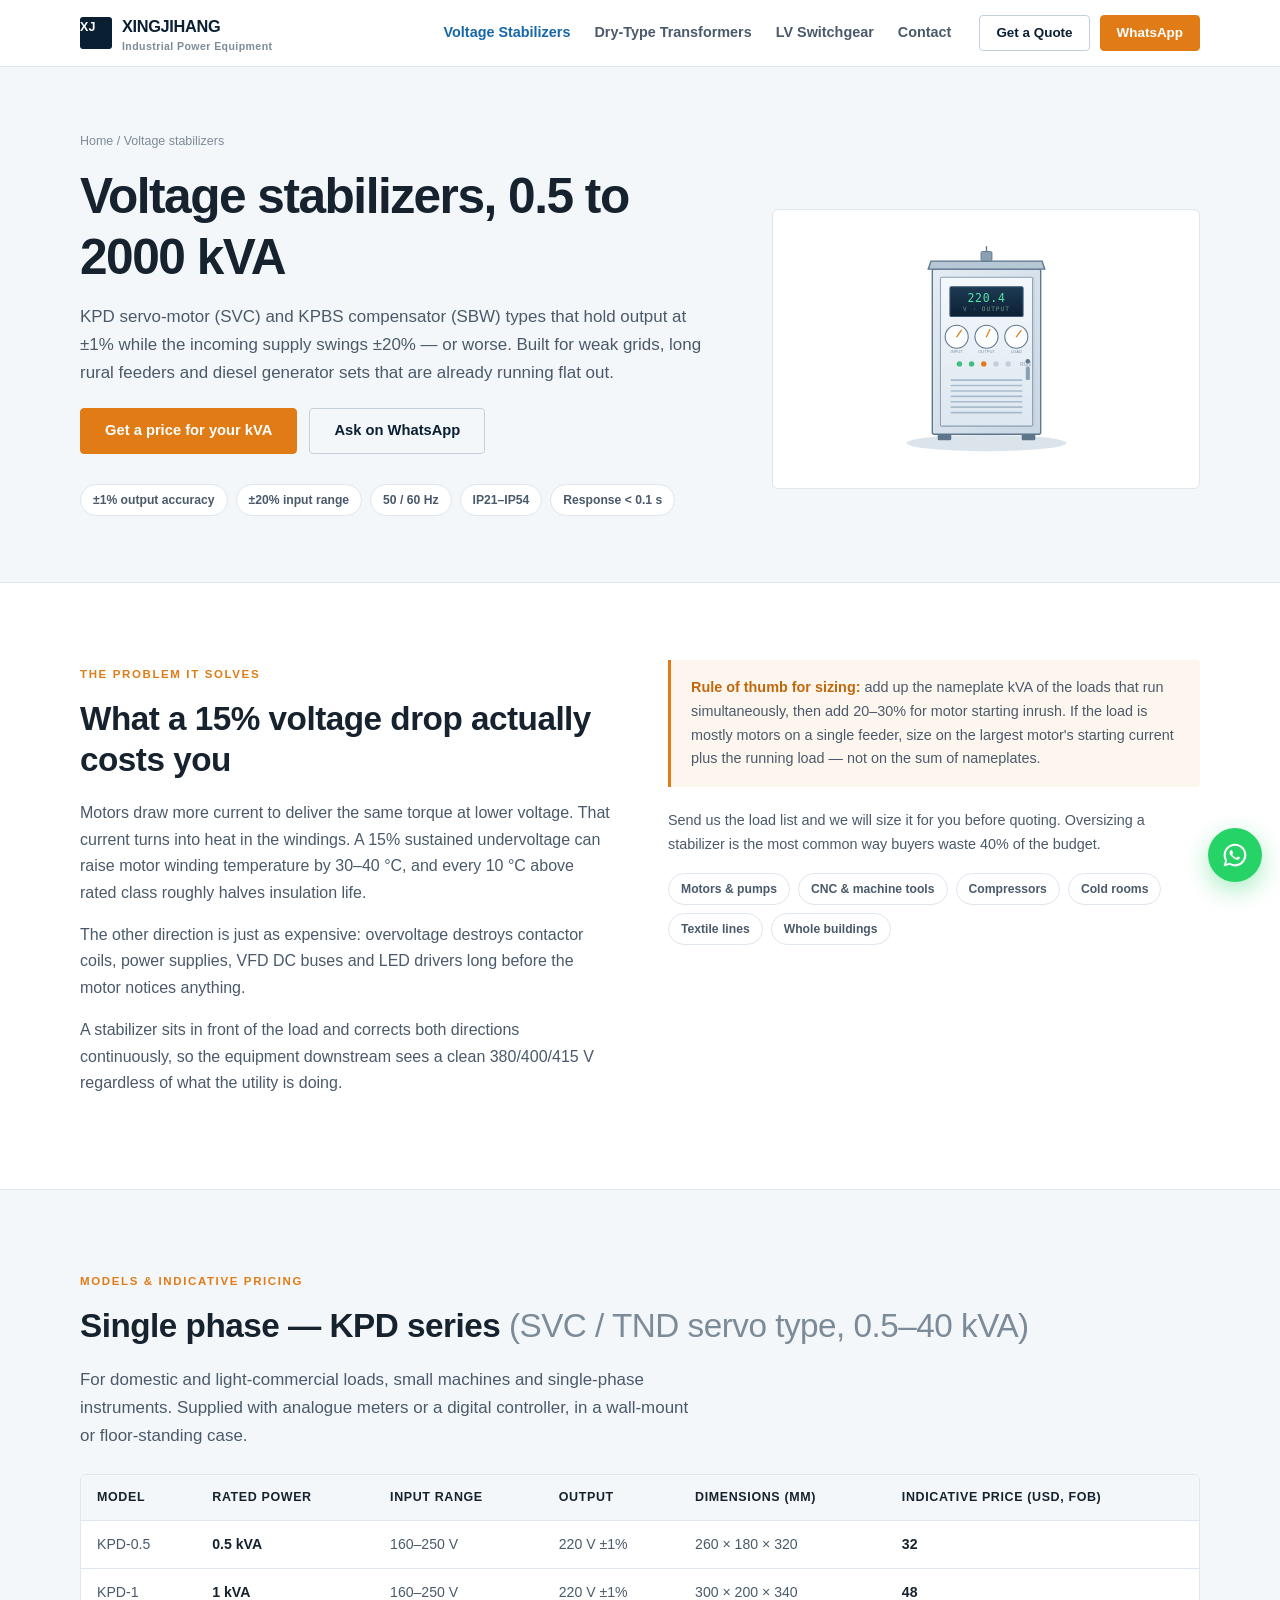
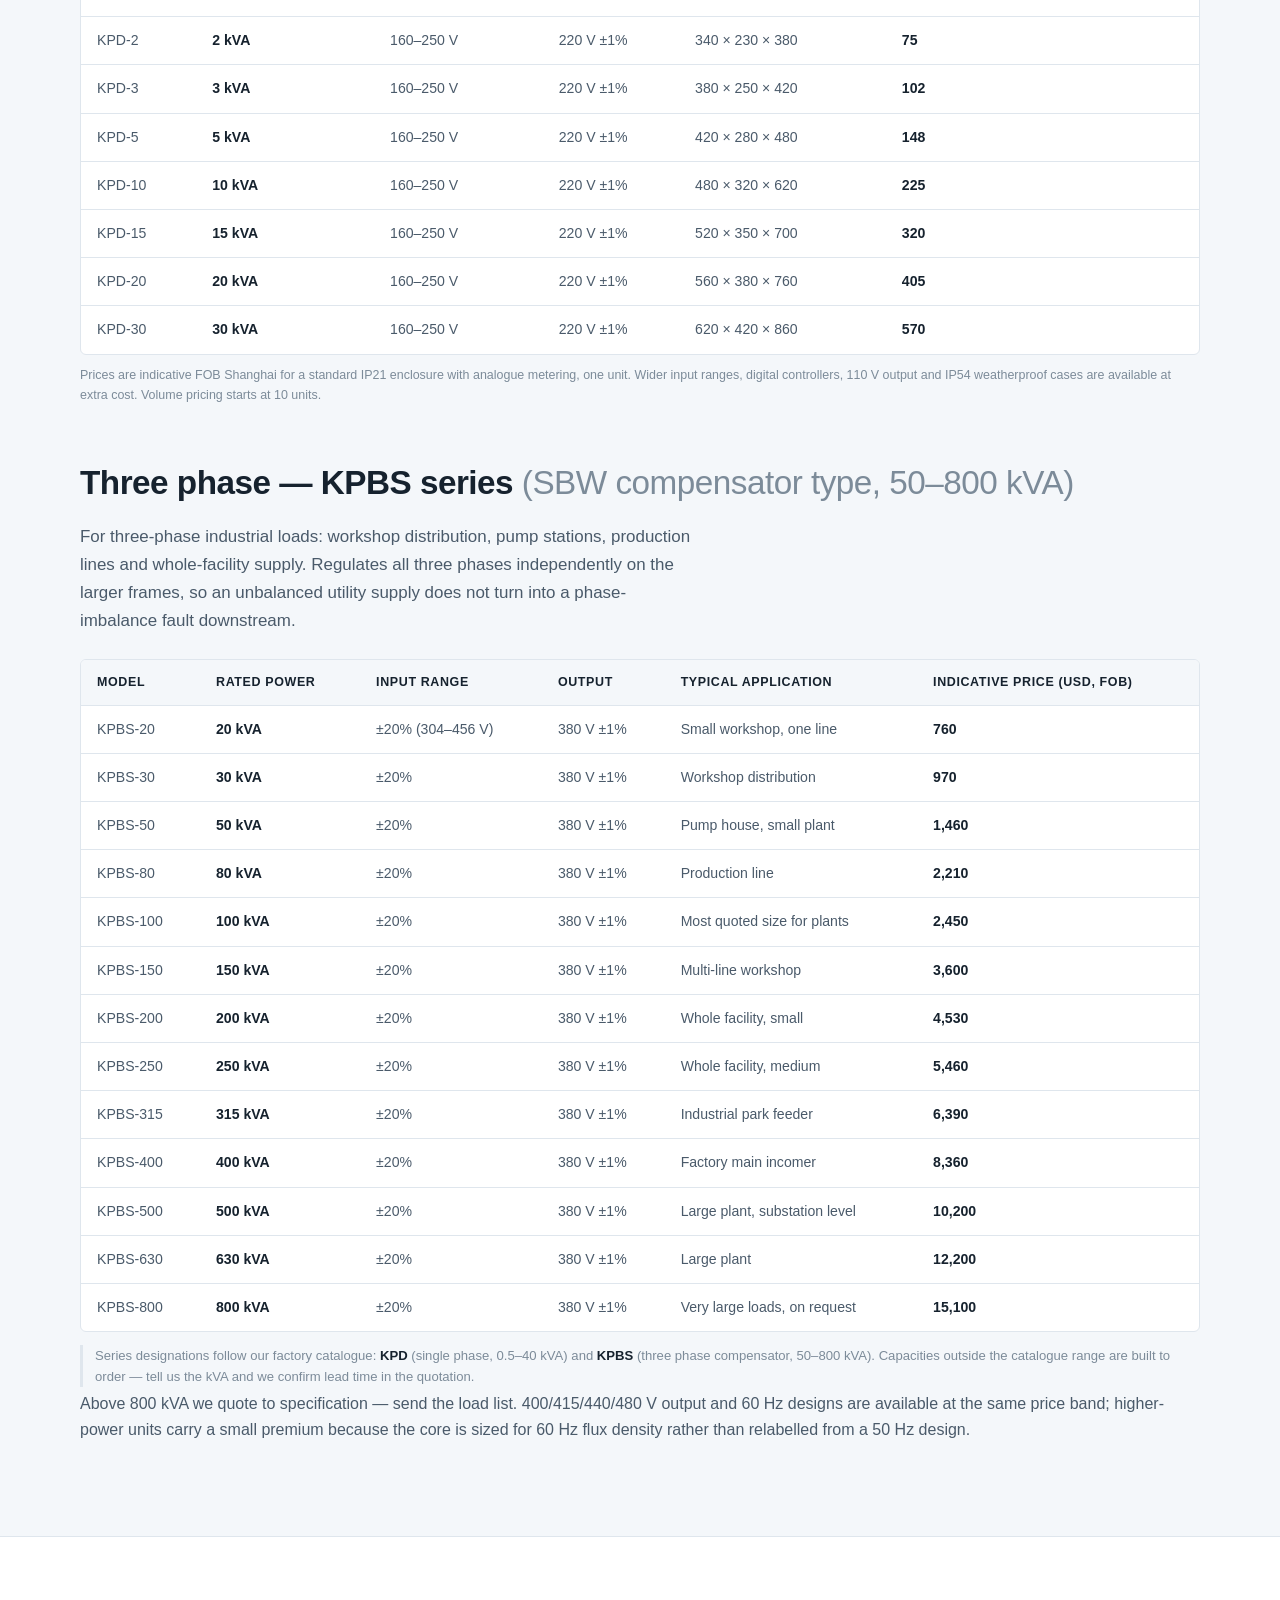
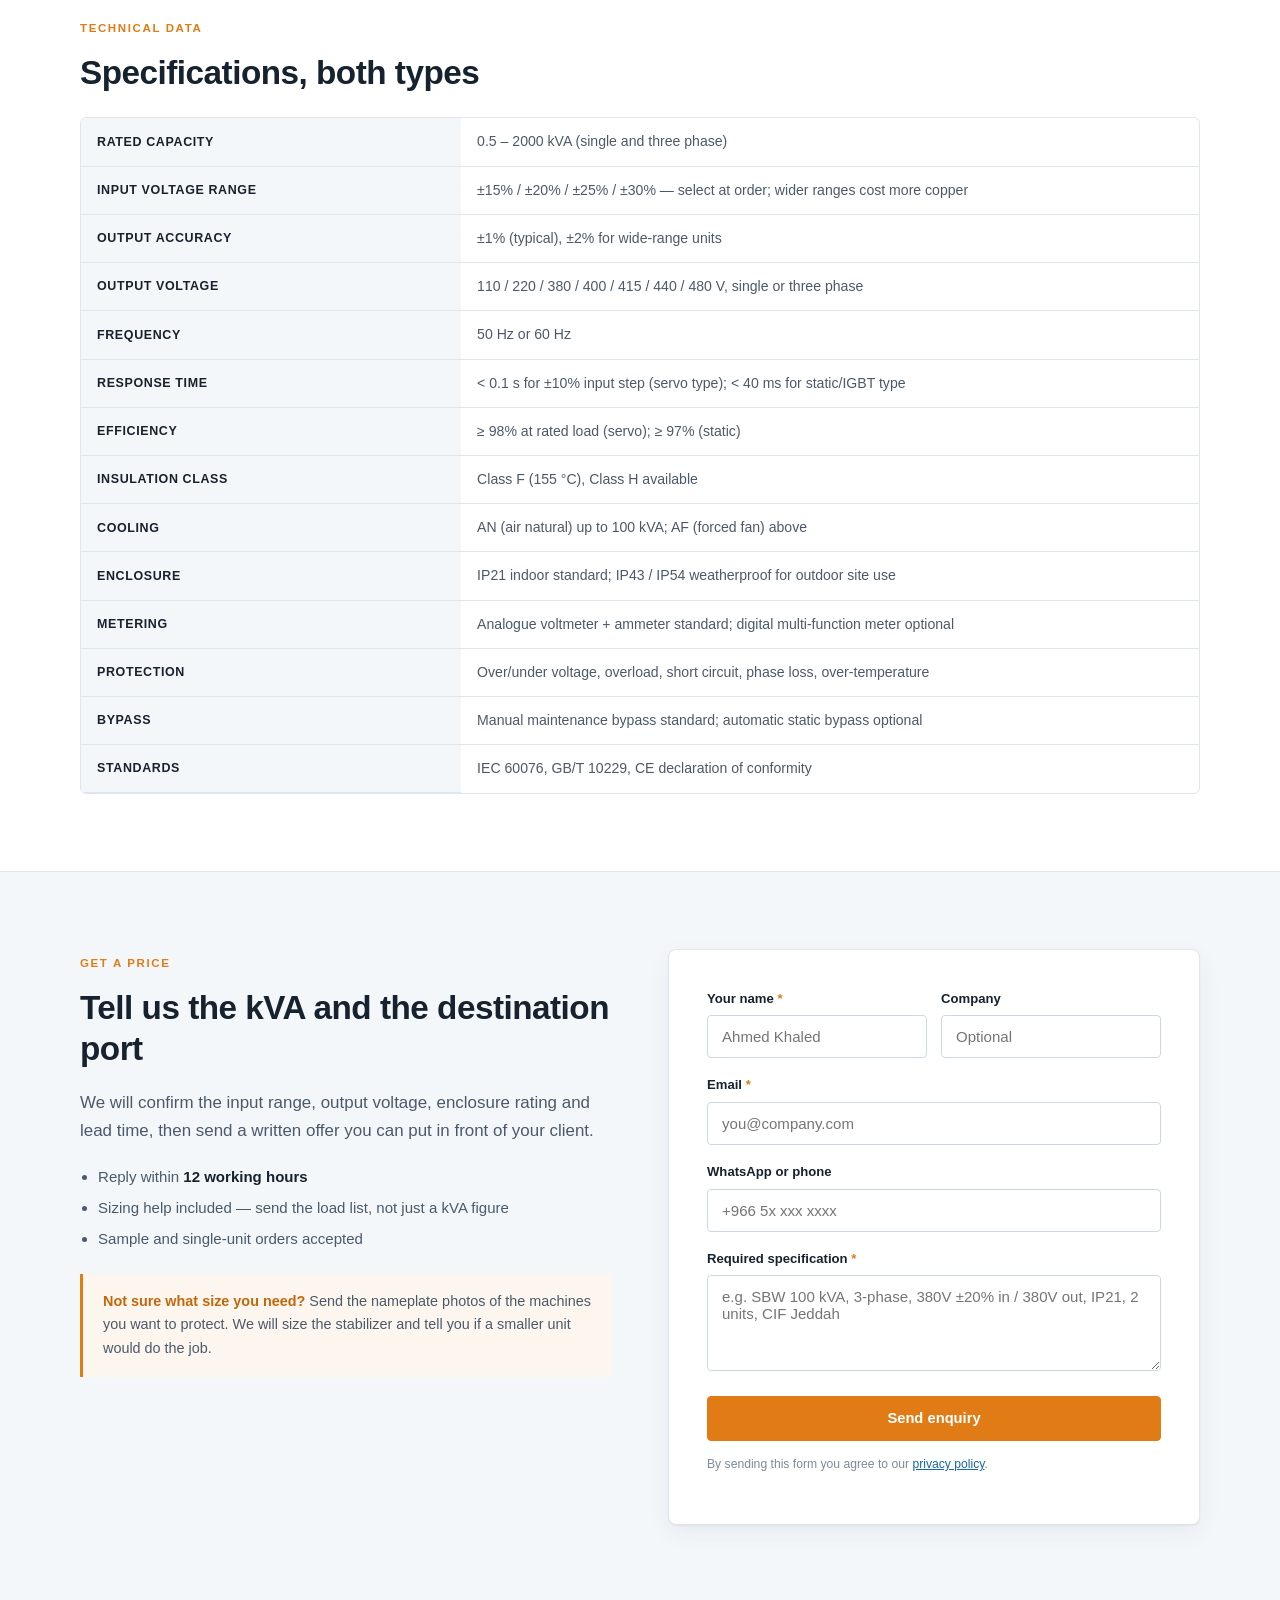
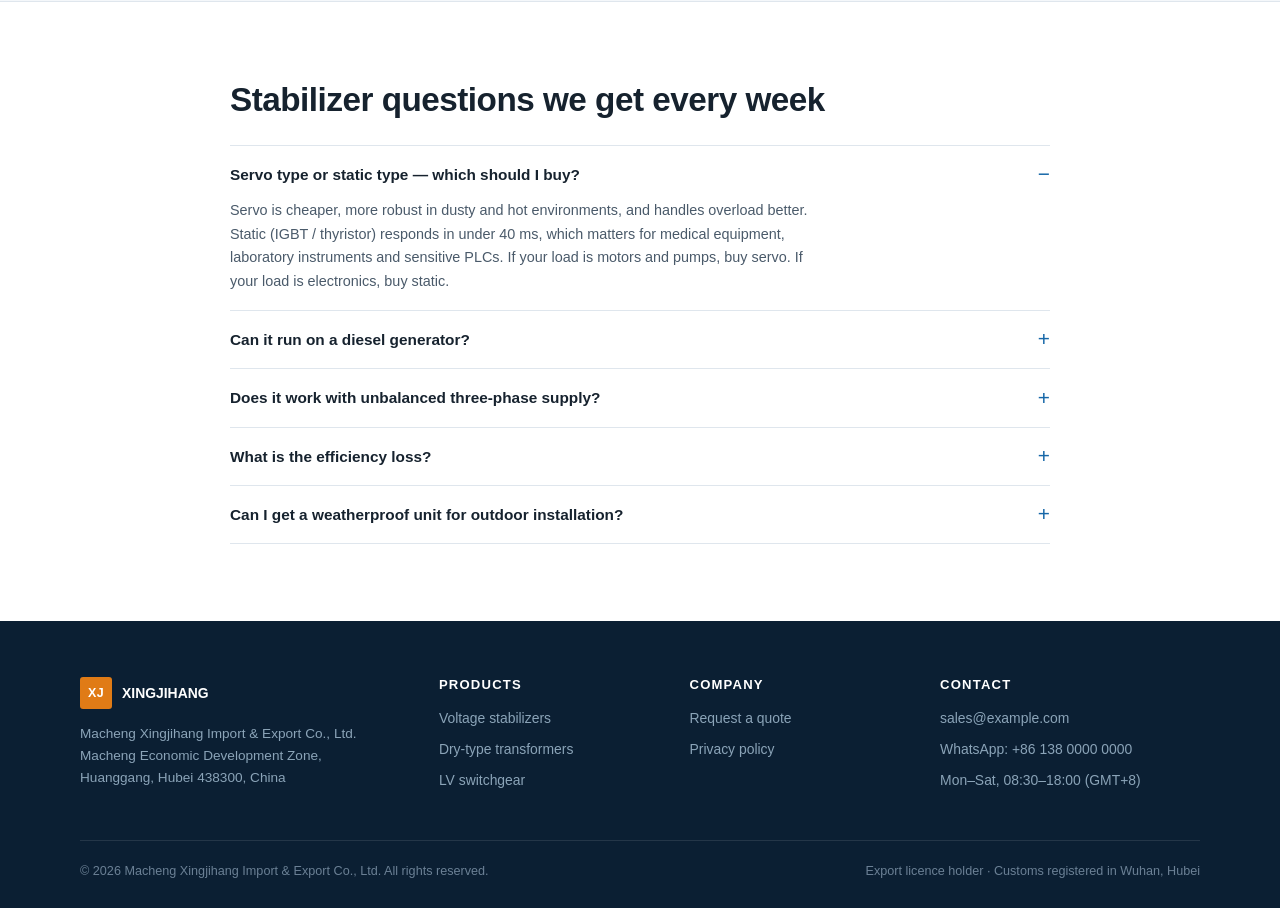
<file: voltage-stabilizer.html>
<!DOCTYPE html>
<html lang="en">
<head>
<meta charset="utf-8">
<meta name="viewport" content="width=device-width, initial-scale=1">
<title>Voltage Stabilizers 0.5–2000 kVA | Servo &amp; Compensator AVR | XINGJIHANG</title>
<meta name="description" content="Single and three phase voltage stabilizers from 0.5 to 2000 kVA. SVC servo motor type and SBW compensator type, ±1% output accuracy, ±20% input range, 50/60 Hz. Indicative FOB prices and full specifications.">
<link rel="canonical" href="https://www.example.com/voltage-stabilizer.html">
<link rel="icon" href="assets/favicon.svg" type="image/svg+xml">
<link rel="stylesheet" href="assets/style.css">
<meta property="og:type" content="product">
<meta property="og:title" content="Voltage Stabilizers 0.5–2000 kVA — SVC Servo &amp; SBW Compensator">
<meta property="og:description" content="±1% output accuracy against ±20% input swing. Single and three phase, 50/60 Hz, IP21–IP54.">
</head>
<body>

<header class="site-header">
  <div class="wrap nav">
    <a class="brand" href="index.html">
      <span class="brand-mark">XJ</span>
      <span>XINGJIHANG<small>Industrial Power Equipment</small></span>
    </a>
    <nav class="nav-links">
      <a href="voltage-stabilizer.html" style="color:var(--blue)">Voltage Stabilizers</a>
      <a href="dry-type-transformer.html">Dry-Type Transformers</a>
      <a href="switchgear.html">LV Switchgear</a>
      <a href="#quote">Contact</a>
    </nav>
    <div class="nav-cta">
      <a class="btn btn-ghost btn-sm" href="#quote">Get a Quote</a>
      <a class="btn btn-primary btn-sm" data-wa href="#quote">WhatsApp</a>
    </div>
  </div>
</header>

<section class="page-hero">
  <div class="wrap">
    <div class="crumbs"><a href="index.html">Home</a> / Voltage stabilizers</div>
    <div class="page-hero-grid">
      <div>
        <h1>Voltage stabilizers, 0.5 to 2000 kVA</h1>
        <p class="lede">
          KPD servo-motor (SVC) and KPBS compensator (SBW) types that hold output at ±1% while the incoming
          supply swings ±20% — or worse. Built for weak grids, long rural feeders and diesel
          generator sets that are already running flat out.
        </p>
        <div class="hero-actions">
          <a class="btn btn-primary" href="#quote">Get a price for your kVA</a>
          <a class="btn btn-ghost" data-wa href="#">Ask on WhatsApp</a>
        </div>
        <div class="badge-list">
          <span class="badge">±1% output accuracy</span>
          <span class="badge">±20% input range</span>
          <span class="badge">50 / 60 Hz</span>
          <span class="badge">IP21–IP54</span>
          <span class="badge">Response &lt; 0.1 s</span>
        </div>
      </div>
      <div class="page-hero-fig">
        <img src="assets/voltage-stabilizer.svg" alt="Servo voltage stabilizer cabinet, front view" width="400" height="340">
      </div>
    </div>
  </div>
</section>

<!-- ============ PROBLEM ============ -->
<section class="section">
  <div class="wrap">
    <div class="grid-2" style="gap:56px">
      <div>
        <span class="eyebrow">The problem it solves</span>
        <h2>What a 15% voltage drop actually costs you</h2>
        <p>
          Motors draw more current to deliver the same torque at lower voltage. That current turns
          into heat in the windings. A 15% sustained undervoltage can raise motor winding temperature
          by 30–40 °C, and every 10 °C above rated class roughly halves insulation life.
        </p>
        <p>
          The other direction is just as expensive: overvoltage destroys contactor coils, power
          supplies, VFD DC buses and LED drivers long before the motor notices anything.
        </p>
        <p>
          A stabilizer sits in front of the load and corrects both directions continuously, so the
          equipment downstream sees a clean 380/400/415 V regardless of what the utility is doing.
        </p>
      </div>
      <div>
        <div class="callout" style="margin-top:0">
          <strong>Rule of thumb for sizing:</strong> add up the nameplate kVA of the loads that run
          simultaneously, then add 20–30% for motor starting inrush. If the load is mostly motors
          on a single feeder, size on the largest motor's starting current plus the running load —
          not on the sum of nameplates.
        </div>
        <p style="font-size:.9rem">
          Send us the load list and we will size it for you before quoting. Oversizing a stabilizer
          is the most common way buyers waste 40% of the budget.
        </p>
        <div class="badge-list">
          <span class="badge">Motors &amp; pumps</span>
          <span class="badge">CNC &amp; machine tools</span>
          <span class="badge">Compressors</span>
          <span class="badge">Cold rooms</span>
          <span class="badge">Textile lines</span>
          <span class="badge">Whole buildings</span>
        </div>
      </div>
    </div>
  </div>
</section>

<!-- ============ MODELS ============ -->
<section class="section section--soft" id="models">
  <div class="wrap">
    <span class="eyebrow">Models &amp; indicative pricing</span>
    <h2>Single phase — KPD series <span class="muted">(SVC / TND servo type, 0.5–40 kVA)</span></h2>
    <p class="lede" style="margin-bottom:24px">
      For domestic and light-commercial loads, small machines and single-phase instruments.
      Supplied with analogue meters or a digital controller, in a wall-mount or floor-standing case.
    </p>
    <div class="table-wrap">
      <table>
        <thead>
          <tr><th>Model</th><th>Rated power</th><th>Input range</th><th>Output</th><th>Dimensions (mm)</th><th>Indicative price (USD, FOB)</th></tr>
        </thead>
        <tbody>
          <tr><td>KPD-0.5</td><td class="num">0.5 kVA</td><td>160–250 V</td><td>220 V ±1%</td><td>260 × 180 × 320</td><td class="num">32</td></tr>
          <tr><td>KPD-1</td><td class="num">1 kVA</td><td>160–250 V</td><td>220 V ±1%</td><td>300 × 200 × 340</td><td class="num">48</td></tr>
          <tr><td>KPD-2</td><td class="num">2 kVA</td><td>160–250 V</td><td>220 V ±1%</td><td>340 × 230 × 380</td><td class="num">75</td></tr>
          <tr><td>KPD-3</td><td class="num">3 kVA</td><td>160–250 V</td><td>220 V ±1%</td><td>380 × 250 × 420</td><td class="num">102</td></tr>
          <tr><td>KPD-5</td><td class="num">5 kVA</td><td>160–250 V</td><td>220 V ±1%</td><td>420 × 280 × 480</td><td class="num">148</td></tr>
          <tr><td>KPD-10</td><td class="num">10 kVA</td><td>160–250 V</td><td>220 V ±1%</td><td>480 × 320 × 620</td><td class="num">225</td></tr>
          <tr><td>KPD-15</td><td class="num">15 kVA</td><td>160–250 V</td><td>220 V ±1%</td><td>520 × 350 × 700</td><td class="num">320</td></tr>
          <tr><td>KPD-20</td><td class="num">20 kVA</td><td>160–250 V</td><td>220 V ±1%</td><td>560 × 380 × 760</td><td class="num">405</td></tr>
          <tr><td>KPD-30</td><td class="num">30 kVA</td><td>160–250 V</td><td>220 V ±1%</td><td>620 × 420 × 860</td><td class="num">570</td></tr>
        </tbody>
      </table>
    </div>
    <p class="table-note">
      Prices are indicative FOB Shanghai for a standard IP21 enclosure with analogue metering,
      one unit. Wider input ranges, digital controllers, 110 V output and IP54 weatherproof cases
      are available at extra cost. Volume pricing starts at 10 units.
    </p>

    <h2 style="margin-top:56px">Three phase — KPBS series <span class="muted">(SBW compensator type, 50–800 kVA)</span></h2>
    <p class="lede" style="margin-bottom:24px">
      For three-phase industrial loads: workshop distribution, pump stations, production lines and
      whole-facility supply. Regulates all three phases independently on the larger frames, so an
      unbalanced utility supply does not turn into a phase-imbalance fault downstream.
    </p>
    <div class="table-wrap">
      <table>
        <thead>
          <tr><th>Model</th><th>Rated power</th><th>Input range</th><th>Output</th><th>Typical application</th><th>Indicative price (USD, FOB)</th></tr>
        </thead>
        <tbody>
          <tr><td>KPBS-20</td><td class="num">20 kVA</td><td>±20% (304–456 V)</td><td>380 V ±1%</td><td>Small workshop, one line</td><td class="num">760</td></tr>
          <tr><td>KPBS-30</td><td class="num">30 kVA</td><td>±20%</td><td>380 V ±1%</td><td>Workshop distribution</td><td class="num">970</td></tr>
          <tr><td>KPBS-50</td><td class="num">50 kVA</td><td>±20%</td><td>380 V ±1%</td><td>Pump house, small plant</td><td class="num">1,460</td></tr>
          <tr><td>KPBS-80</td><td class="num">80 kVA</td><td>±20%</td><td>380 V ±1%</td><td>Production line</td><td class="num">2,210</td></tr>
          <tr><td>KPBS-100</td><td class="num">100 kVA</td><td>±20%</td><td>380 V ±1%</td><td>Most quoted size for plants</td><td class="num">2,450</td></tr>
          <tr><td>KPBS-150</td><td class="num">150 kVA</td><td>±20%</td><td>380 V ±1%</td><td>Multi-line workshop</td><td class="num">3,600</td></tr>
          <tr><td>KPBS-200</td><td class="num">200 kVA</td><td>±20%</td><td>380 V ±1%</td><td>Whole facility, small</td><td class="num">4,530</td></tr>
          <tr><td>KPBS-250</td><td class="num">250 kVA</td><td>±20%</td><td>380 V ±1%</td><td>Whole facility, medium</td><td class="num">5,460</td></tr>
          <tr><td>KPBS-315</td><td class="num">315 kVA</td><td>±20%</td><td>380 V ±1%</td><td>Industrial park feeder</td><td class="num">6,390</td></tr>
          <tr><td>KPBS-400</td><td class="num">400 kVA</td><td>±20%</td><td>380 V ±1%</td><td>Factory main incomer</td><td class="num">8,360</td></tr>
          <tr><td>KPBS-500</td><td class="num">500 kVA</td><td>±20%</td><td>380 V ±1%</td><td>Large plant, substation level</td><td class="num">10,200</td></tr>
          <tr><td>KPBS-630</td><td class="num">630 kVA</td><td>±20%</td><td>380 V ±1%</td><td>Large plant</td><td class="num">12,200</td></tr>
          <tr><td>KPBS-800</td><td class="num">800 kVA</td><td>±20%</td><td>380 V ±1%</td><td>Very large loads, on request</td><td class="num">15,100</td></tr>
        </tbody>
      </table>
    </div>
    <p class="table-note">
<p class="note">Series designations follow our factory catalogue: <strong>KPD</strong> (single phase, 0.5–40 kVA) and <strong>KPBS</strong> (three phase compensator, 50–800 kVA). Capacities outside the catalogue range are built to order — tell us the kVA and we confirm lead time in the quotation.</p>
      Above 800 kVA we quote to specification — send the load list. 400/415/440/480 V output and
      60 Hz designs are available at the same price band; higher-power units carry a small premium
      because the core is sized for 60 Hz flux density rather than relabelled from a 50 Hz design.
    </p>
  </div>
</section>

<!-- ============ SPECS ============ -->
<section class="section">
  <div class="wrap">
    <span class="eyebrow">Technical data</span>
    <h2>Specifications, both types</h2>
    <div class="table-wrap" style="margin-top:24px">
      <table>
        <tbody>
          <tr><th style="width:34%">Rated capacity</th><td>0.5 – 2000 kVA (single and three phase)</td></tr>
          <tr><th>Input voltage range</th><td>±15% / ±20% / ±25% / ±30% — select at order; wider ranges cost more copper</td></tr>
          <tr><th>Output accuracy</th><td>±1% (typical), ±2% for wide-range units</td></tr>
          <tr><th>Output voltage</th><td>110 / 220 / 380 / 400 / 415 / 440 / 480 V, single or three phase</td></tr>
          <tr><th>Frequency</th><td>50 Hz or 60 Hz</td></tr>
          <tr><th>Response time</th><td>&lt; 0.1 s for ±10% input step (servo type); &lt; 40 ms for static/IGBT type</td></tr>
          <tr><th>Efficiency</th><td>≥ 98% at rated load (servo); ≥ 97% (static)</td></tr>
          <tr><th>Insulation class</th><td>Class F (155 °C), Class H available</td></tr>
          <tr><th>Cooling</th><td>AN (air natural) up to 100 kVA; AF (forced fan) above</td></tr>
          <tr><th>Enclosure</th><td>IP21 indoor standard; IP43 / IP54 weatherproof for outdoor site use</td></tr>
          <tr><th>Metering</th><td>Analogue voltmeter + ammeter standard; digital multi-function meter optional</td></tr>
          <tr><th>Protection</th><td>Over/under voltage, overload, short circuit, phase loss, over-temperature</td></tr>
          <tr><th>Bypass</th><td>Manual maintenance bypass standard; automatic static bypass optional</td></tr>
          <tr><th>Standards</th><td>IEC 60076, GB/T 10229, CE declaration of conformity</td></tr>
        </tbody>
      </table>
    </div>
  </div>
</section>

<!-- ============ QUOTE ============ -->
<section class="section section--soft" id="quote">
  <div class="wrap">
    <div class="grid-2" style="gap:56px;align-items:start">
      <div>
        <span class="eyebrow">Get a price</span>
        <h2>Tell us the kVA and the destination port</h2>
        <p class="lede">
          We will confirm the input range, output voltage, enclosure rating and lead time, then
          send a written offer you can put in front of your client.
        </p>
        <ul style="font-size:.94rem;margin-top:20px">
          <li>Reply within <strong>12 working hours</strong></li>
          <li>Sizing help included — send the load list, not just a kVA figure</li>
          <li>Sample and single-unit orders accepted</li>
        </ul>
        <div class="callout">
          <strong>Not sure what size you need?</strong> Send the nameplate photos of the machines you
          want to protect. We will size the stabilizer and tell you if a smaller unit would do the job.
        </div>
      </div>
      <form class="form-card" action="https://formspree.io/f/REPLACE_WITH_YOUR_FORM_ID" method="POST">
        <input type="hidden" name="_subject" value="Enquiry — voltage stabilizer">
        <input type="hidden" name="product" value="Voltage stabilizer / AVR">
        <input type="hidden" name="_next" value="https://www.example.com/thank-you.html">
        <input type="text" name="_gotcha" style="display:none" tabindex="-1" autocomplete="off">
        <div class="field-row">
          <div class="field">
            <label for="name">Your name <span class="req">*</span></label>
            <input id="name" name="name" type="text" required placeholder="Ahmed Khaled">
          </div>
          <div class="field">
            <label for="company">Company</label>
            <input id="company" name="company" type="text" placeholder="Optional">
          </div>
        </div>
        <div class="field">
          <label for="email">Email <span class="req">*</span></label>
          <input id="email" name="email" type="email" required placeholder="you@company.com">
        </div>
        <div class="field">
          <label for="whatsapp">WhatsApp or phone</label>
          <input id="whatsapp" name="whatsapp" type="tel" placeholder="+966 5x xxx xxxx">
        </div>
        <div class="field">
          <label for="message">Required specification <span class="req">*</span></label>
          <textarea id="message" name="message" required placeholder="e.g. SBW 100 kVA, 3-phase, 380V ±20% in / 380V out, IP21, 2 units, CIF Jeddah"></textarea>
        </div>
        <button class="btn btn-primary btn-block" type="submit">Send enquiry</button>
        <p class="form-note">By sending this form you agree to our <a href="privacy.html">privacy policy</a>.</p>
      </form>
    </div>
  </div>
</section>

<!-- ============ FAQ ============ -->
<section class="section">
  <div class="wrap" style="max-width:860px">
    <h2>Stabilizer questions we get every week</h2>
    <div class="faq" style="margin-top:24px">
      <details open>
        <summary>Servo type or static type — which should I buy?</summary>
        <p>Servo is cheaper, more robust in dusty and hot environments, and handles overload better.
        Static (IGBT / thyristor) responds in under 40 ms, which matters for medical equipment,
        laboratory instruments and sensitive PLCs. If your load is motors and pumps, buy servo.
        If your load is electronics, buy static.</p>
      </details>
      <details>
        <summary>Can it run on a diesel generator?</summary>
        <p>Yes, but size it for the generator's kVA, not the load's, and tell us it is a generator
        supply so we can set the input range wider and add a frequency-tracking option. Gensets
        typically swing ±8% in voltage and ±2 Hz in frequency, both of which a standard unit will
        chase unnecessarily.</p>
      </details>
      <details>
        <summary>Does it work with unbalanced three-phase supply?</summary>
        <p>Frames from 50 kVA up regulate each phase independently, so an unbalanced utility supply
        is corrected per phase. Smaller three-phase units use a single three-phase regulating
        element and will pass imbalance through — tell us if your supply is badly unbalanced.</p>
      </details>
      <details>
        <summary>What is the efficiency loss?</summary>
        <p>About 2% at rated load for servo type, 3% for static. On a 100 kVA unit running at 60%
        load that is roughly 1.2 kW of heat, which is why the enclosure needs ventilation and why
        we do not recommend fitting a stabilizer inside a sealed room without an extract fan.</p>
      </details>
      <details>
        <summary>Can I get a weatherproof unit for outdoor installation?</summary>
        <p>Yes — IP54 with a sun shield and forced ventilation is a standard option and is what most
        African and Middle East site installations use. Add roughly 8–12% to the unit price.</p>
      </details>
    </div>
  </div>
</section>

<footer class="site-footer">
  <div class="wrap">
    <div class="footer-grid">
      <div>
        <div class="footer-brand"><span class="brand-mark">XJ</span> XINGJIHANG</div>
        <p style="font-size:.85rem;line-height:1.6">
          Macheng Xingjihang Import &amp; Export Co., Ltd.<br>
          Macheng Economic Development Zone,<br>
          Huanggang, Hubei 438300, China
        </p>
      </div>
      <div>
        <h4>Products</h4>
        <ul>
          <li><a href="voltage-stabilizer.html">Voltage stabilizers</a></li>
          <li><a href="dry-type-transformer.html">Dry-type transformers</a></li>
          <li><a href="switchgear.html">LV switchgear</a></li>
        </ul>
      </div>
      <div>
        <h4>Company</h4>
        <ul>
          <li><a href="index.html#quote">Request a quote</a></li>
          <li><a href="privacy.html">Privacy policy</a></li>
        </ul>
      </div>
      <div>
        <h4>Contact</h4>
        <ul>
          <li><a href="mailto:sales@example.com">sales@example.com</a></li>
          <li><a data-wa href="#">WhatsApp: +86 138 0000 0000</a></li>
          <li>Mon–Sat, 08:30–18:00 (GMT+8)</li>
        </ul>
      </div>
    </div>
    <div class="footer-bottom">
      <span>© <span data-year>2026</span> Macheng Xingjihang Import &amp; Export Co., Ltd. All rights reserved.</span>
      <span>Export licence holder · Customs registered in Wuhan, Hubei</span>
    </div>
  </div>
</footer>

<a class="wa-float" data-wa href="#" aria-label="Chat on WhatsApp">
  <svg viewBox="0 0 32 32" aria-hidden="true"><path d="M16 3C8.8 3 3 8.8 3 16c0 2.3.6 4.4 1.7 6.3L3 29l6.9-1.8A12.9 12.9 0 0 0 16 29c7.2 0 13-5.8 13-13S23.2 3 16 3zm0 23.6c-2 0-3.9-.5-5.5-1.5l-.4-.2-4.1 1.1 1.1-4-.3-.4A10.5 10.5 0 0 1 5.5 16C5.5 10.2 10.2 5.5 16 5.5S26.5 10.2 26.5 16 21.8 26.6 16 26.6zm5.8-7.9c-.3-.2-1.9-.9-2.2-1s-.5-.2-.7.2-.8 1-1 1.2-.4.2-.7.1a8.6 8.6 0 0 1-2.5-1.6 9.5 9.5 0 0 1-1.8-2.2c-.2-.3 0-.5.1-.6l.5-.6.3-.5v-.5l-1-2.2c-.2-.6-.5-.5-.7-.5h-.6c-.2 0-.5.1-.8.4a3.2 3.2 0 0 0-1 2.4 5.6 5.6 0 0 0 1.2 3 12.8 12.8 0 0 0 4.9 4.3 16 16 0 0 0 1.6.6 3.9 3.9 0 0 0 1.8.1 3 3 0 0 0 2-1.4 2.5 2.5 0 0 0 .2-1.4c-.1-.1-.3-.2-.6-.3z"/></svg>
</a>

<script>
  var WHATSAPP_NUMBER = "861380000000";
  var WA_TEXT = encodeURIComponent("Hello, I would like a quotation for a voltage stabilizer.");
  document.querySelectorAll("[data-wa]").forEach(function (el) {
    el.setAttribute("href", "https://wa.me/" + WHATSAPP_NUMBER + "?text=" + WA_TEXT);
    el.setAttribute("target", "_blank");
    el.setAttribute("rel", "noopener");
  });
  document.querySelectorAll("[data-year]").forEach(function (el) {
    el.textContent = new Date().getFullYear();
  });
</script>
</body>
</html>
</file>
<file: assets/style.css>
/* ============================================================
   Macheng Xingjihang — Industrial Power Equipment
   Single stylesheet, no external dependencies
   ============================================================ */

:root{
  --navy:#0b1f33;
  --navy-2:#132f4c;
  --blue:#1667a8;
  --blue-dark:#0f4d7d;
  --orange:#e07b16;
  --orange-dark:#c2670c;
  --ink:#16222e;
  --body:#4a5a6a;
  --muted:#7c8b99;
  --line:#dfe6ed;
  --bg:#ffffff;
  --bg-soft:#f4f7fa;
  --bg-dark:#0b1f33;
  --radius:4px;
  --shadow:0 1px 2px rgba(16,38,58,.06),0 8px 24px rgba(16,38,58,.06);
  --shadow-lg:0 2px 4px rgba(16,38,58,.06),0 18px 44px rgba(16,38,58,.12);
  --max:1160px;
  --font:-apple-system,BlinkMacSystemFont,"Segoe UI",Roboto,"Helvetica Neue",Arial,"Noto Sans",sans-serif;
}

*,*::before,*::after{box-sizing:border-box}
html{-webkit-text-size-adjust:100%;scroll-behavior:smooth}
body{
  margin:0;font-family:var(--font);font-size:16px;line-height:1.65;
  color:var(--body);background:var(--bg);
  -webkit-font-smoothing:antialiased;
}
img,svg{max-width:100%;display:block;height:auto}
a{color:var(--blue);text-decoration:none}
a:hover{color:var(--blue-dark)}
h1,h2,h3,h4{color:var(--ink);line-height:1.24;margin:0 0 .6em;font-weight:700;letter-spacing:-.015em}
h1{font-size:clamp(1.9rem,4.2vw,3.1rem);letter-spacing:-.03em}
h2{font-size:clamp(1.5rem,2.6vw,2.1rem)}
h3{font-size:clamp(1.1rem,1.7vw,1.32rem)}
p{margin:0 0 1em}
ul,ol{margin:0 0 1em;padding-left:1.2em}
li{margin-bottom:.4em}
strong{color:var(--ink);font-weight:650}

.wrap{width:100%;max-width:var(--max);margin:0 auto;padding:0 20px}
.section{padding:clamp(48px,6vw,84px) 0}
.section--soft{background:var(--bg-soft);border-top:1px solid var(--line);border-bottom:1px solid var(--line)}
.section--dark{background:var(--bg-dark);color:#a9bccd}
.section--dark h2,.section--dark h3{color:#fff}
.section--dark strong{color:#fff}

.eyebrow{
  display:inline-block;font-size:.72rem;font-weight:700;letter-spacing:.14em;
  text-transform:uppercase;color:var(--orange);margin-bottom:14px;
}
.lede{font-size:1.06rem;max-width:66ch}

/* ---------- header ---------- */
.site-header{
  position:sticky;top:0;z-index:50;background:rgba(255,255,255,.94);
  backdrop-filter:saturate(180%) blur(10px);
  border-bottom:1px solid var(--line);
}
.nav{display:flex;align-items:center;gap:28px;height:66px}
.brand{display:flex;align-items:center;gap:10px;font-weight:750;color:var(--navy);font-size:1.02rem;letter-spacing:-.02em;flex-shrink:0}
.brand:hover{color:var(--navy)}
.brand-mark{
  width:32px;height:32px;border-radius:3px;background:var(--navy);
  display:grid;place-items:center;color:#fff;font-size:.78rem;font-weight:800;letter-spacing:.02em;flex-shrink:0;
}
.brand small{display:block;font-size:.66rem;font-weight:600;color:var(--muted);letter-spacing:.04em;line-height:1.2}
.brand span{display:block}
.nav-links{display:flex;gap:24px;margin-left:auto;align-items:center}
.nav-links a{font-size:.9rem;font-weight:600;color:var(--body)}
.nav-links a:hover{color:var(--blue)}
.nav-cta{display:flex;gap:10px;align-items:center}

/* ---------- buttons ---------- */
.btn{
  display:inline-flex;align-items:center;justify-content:center;gap:8px;
  padding:13px 24px;border-radius:var(--radius);font-size:.92rem;font-weight:650;
  border:1.5px solid transparent;cursor:pointer;transition:.16s ease;
  text-align:center;line-height:1.2;
}
.btn-primary{background:var(--orange);color:#fff;border-color:var(--orange)}
.btn-primary:hover{background:var(--orange-dark);border-color:var(--orange-dark);color:#fff;transform:translateY(-1px)}
.btn-dark{background:var(--navy);color:#fff;border-color:var(--navy)}
.btn-dark:hover{background:var(--navy-2);border-color:var(--navy-2);color:#fff}
.btn-ghost{background:transparent;color:var(--navy);border-color:#c3d0db}
.btn-ghost:hover{border-color:var(--navy);color:var(--navy);background:#fff}
.btn-ghost-light{background:transparent;color:#fff;border-color:rgba(255,255,255,.4)}
.btn-ghost-light:hover{border-color:#fff;color:#fff;background:rgba(255,255,255,.08)}
.btn-sm{padding:9px 16px;font-size:.84rem}
.btn-block{width:100%}

/* ---------- hero ---------- */
.hero{
  background:linear-gradient(160deg,#0b1f33 0%,#123553 58%,#17456b 100%);
  color:#c3d3e0;padding:clamp(52px,7vw,92px) 0 clamp(44px,6vw,76px);
  position:relative;overflow:hidden;
}
.hero::after{
  content:"";position:absolute;right:-8%;top:-18%;width:52vw;height:52vw;max-width:660px;max-height:660px;
  background:radial-gradient(circle,rgba(224,123,22,.16),transparent 66%);pointer-events:none;
}
.hero .wrap{position:relative;z-index:1}
.hero-grid{display:grid;grid-template-columns:1.15fr .85fr;gap:clamp(28px,5vw,64px);align-items:center}
.hero h1{color:#fff;margin-bottom:20px}
.hero h1 em{font-style:normal;color:#f0a03c}
.hero p.lede{color:#b6c8d8;font-size:1.08rem;margin-bottom:30px}
.hero-actions{display:flex;flex-wrap:wrap;gap:12px;margin-bottom:30px}
.hero-note{font-size:.82rem;color:#8ba4b8;display:flex;align-items:center;gap:8px}
.hero-visual{position:relative}
.hero-visual img{
  width:100%;filter:drop-shadow(0 20px 40px rgba(0,0,0,.35));
}

/* trust bar */
.trust{
  display:grid;grid-template-columns:repeat(5,1fr);gap:1px;background:var(--line);
  border-top:1px solid var(--line);border-bottom:1px solid var(--line);
}
.trust div{background:var(--bg);padding:18px 12px;text-align:center}
.trust b{display:block;color:var(--ink);font-size:1rem;font-weight:750;letter-spacing:-.02em}
.trust span{font-size:.74rem;color:var(--muted);text-transform:uppercase;letter-spacing:.07em}

/* ---------- cards ---------- */
.grid-3{display:grid;grid-template-columns:repeat(3,1fr);gap:22px}
.grid-2{display:grid;grid-template-columns:repeat(2,1fr);gap:26px}
.grid-4{display:grid;grid-template-columns:repeat(4,1fr);gap:20px}

.p-card{
  background:#fff;border:1px solid var(--line);border-radius:6px;overflow:hidden;
  display:flex;flex-direction:column;transition:.2s ease;
}
.p-card:hover{border-color:#b9c9d8;box-shadow:var(--shadow-lg);transform:translateY(-3px)}
.p-card-fig{background:linear-gradient(170deg,#eef3f8,#e2ebf3);padding:22px;display:grid;place-items:center;height:196px;border-bottom:1px solid var(--line)}
.p-card-fig img{max-height:152px;width:auto}
.p-card-body{padding:22px 22px 24px;display:flex;flex-direction:column;flex:1}
.p-card-body h3{margin-bottom:6px;font-size:1.16rem}
.p-card-body h3 a{color:inherit}
.p-card-body h3 a:hover{color:var(--blue)}
.p-spec{font-size:.8rem;text-transform:uppercase;letter-spacing:.06em;color:var(--muted);font-weight:650;margin-bottom:12px}
.p-card-body p{font-size:.92rem;margin-bottom:14px}
.p-range{
  display:flex;align-items:baseline;gap:7px;margin-top:auto;padding-top:14px;
  border-top:1px dashed var(--line);font-size:.84rem;color:var(--muted);
}
.p-range b{font-size:1.14rem;color:var(--ink);font-weight:750;letter-spacing:-.02em}
.p-link{font-size:.85rem;font-weight:650;margin-top:12px;display:inline-flex;align-items:center;gap:5px}

/* feature list */
.feat{display:flex;gap:16px;align-items:flex-start}
.feat-icon{
  width:42px;height:42px;border-radius:4px;background:#eaf1f7;color:var(--blue);
  display:grid;place-items:center;flex-shrink:0;
}
.feat h4{font-size:.98rem;margin-bottom:4px}
.feat p{font-size:.88rem;margin:0;line-height:1.55}

/* ---------- spec table ---------- */
.table-wrap{overflow-x:auto;border:1px solid var(--line);border-radius:6px;background:#fff;-webkit-overflow-scrolling:touch}
table{width:100%;border-collapse:collapse;font-size:.88rem;min-width:540px}
th,td{padding:12px 16px;text-align:left;border-bottom:1px solid var(--line)}
th{background:var(--bg-soft);font-weight:700;color:var(--ink);font-size:.78rem;text-transform:uppercase;letter-spacing:.05em;white-space:nowrap}
td{color:var(--body)}
tbody tr:last-child td{border-bottom:0}
tbody tr:hover{background:#fafcfd}
td.num{font-variant-numeric:tabular-nums;color:var(--ink);font-weight:600}
.table-note{font-size:.78rem;color:var(--muted);margin-top:10px}

/* ---------- form ---------- */
.form-card{background:#fff;border:1px solid var(--line);border-radius:8px;padding:clamp(24px,3.4vw,38px);box-shadow:var(--shadow)}
.field{margin-bottom:16px}
.field label{display:block;font-size:.82rem;font-weight:650;color:var(--ink);margin-bottom:6px}
.field .req{color:var(--orange)}
input[type=text],input[type=email],input[type=tel],select,textarea{
  width:100%;padding:12px 14px;border:1.5px solid #cdd8e2;border-radius:var(--radius);
  font-family:inherit;font-size:.94rem;color:var(--ink);background:#fff;transition:.15s;
}
input:focus,select:focus,textarea:focus{outline:none;border-color:var(--blue);box-shadow:0 0 0 3px rgba(22,103,168,.12)}
textarea{resize:vertical;min-height:96px}
.field-row{display:grid;grid-template-columns:1fr 1fr;gap:14px}
.form-note{font-size:.76rem;color:var(--muted);margin-top:14px;line-height:1.5}
.form-note a{text-decoration:underline}

/* ---------- FAQ ---------- */
.faq details{border-bottom:1px solid var(--line);padding:16px 0}
.faq details:first-of-type{border-top:1px solid var(--line)}
.faq summary{
  cursor:pointer;font-weight:650;color:var(--ink);font-size:.96rem;
  list-style:none;display:flex;justify-content:space-between;gap:16px;align-items:center;
}
.faq summary::-webkit-details-marker{display:none}
.faq summary::after{content:"+";font-size:1.3rem;font-weight:400;color:var(--blue);flex-shrink:0;line-height:1}
.faq details[open] summary::after{content:"\2212"}
.faq p{font-size:.9rem;margin:12px 0 0;max-width:74ch}

/* ---------- page hero (inner pages) ---------- */
.page-hero{background:var(--bg-soft);border-bottom:1px solid var(--line);padding:clamp(36px,5vw,64px) 0 clamp(30px,4vw,50px)}
.crumbs{font-size:.78rem;color:var(--muted);margin-bottom:14px}
.crumbs a{color:var(--muted)}
.crumbs a:hover{color:var(--blue)}
.page-hero-grid{display:grid;grid-template-columns:1.2fr .8fr;gap:clamp(24px,4vw,56px);align-items:center}
.page-hero h1{margin-bottom:14px}
.page-hero .lede{color:var(--body);margin-bottom:22px}
.page-hero-fig{background:#fff;border:1px solid var(--line);border-radius:6px;padding:24px;display:grid;place-items:center}
.page-hero-fig img{max-height:230px;width:auto}

/* ---------- misc blocks ---------- */
.callout{
  border-left:3px solid var(--orange);background:#fdf6ee;padding:16px 20px;
  border-radius:0 4px 4px 0;font-size:.9rem;margin:22px 0;
}
.callout strong{color:var(--orange-dark)}

.badge-list{display:flex;flex-wrap:wrap;gap:8px;margin:16px 0}
.badge{background:#fff;border:1px solid var(--line);border-radius:100px;padding:5px 12px;font-size:.76rem;font-weight:650;color:var(--body)}

.stat-row{display:grid;grid-template-columns:repeat(4,1fr);gap:1px;background:rgba(255,255,255,.12);border-radius:6px;overflow:hidden;margin-top:34px}
.stat-row div{background:rgba(255,255,255,.03);padding:20px 12px;text-align:center}
.stat-row b{display:block;color:#fff;font-size:1.5rem;font-weight:750;letter-spacing:-.03em;line-height:1.1}
.stat-row span{font-size:.74rem;color:#8ba4b8;text-transform:uppercase;letter-spacing:.07em}

/* ---------- footer ---------- */
.site-footer{background:var(--bg-dark);color:#8ba4b8;padding:56px 0 26px;font-size:.87rem}
.footer-grid{display:grid;grid-template-columns:1.5fr 1fr 1fr 1.2fr;gap:34px;margin-bottom:38px}
.site-footer h4{color:#fff;font-size:.82rem;text-transform:uppercase;letter-spacing:.09em;margin-bottom:14px}
.site-footer a{color:#8ba4b8}
.site-footer a:hover{color:#fff}
.site-footer ul{list-style:none;padding:0;margin:0}
.site-footer li{margin-bottom:8px}
.footer-brand{display:flex;align-items:center;gap:10px;margin-bottom:14px;color:#fff;font-weight:700}
.footer-brand .brand-mark{background:var(--orange)}
.footer-bottom{border-top:1px solid rgba(255,255,255,.1);padding-top:20px;display:flex;justify-content:space-between;gap:16px;flex-wrap:wrap;font-size:.79rem;color:#6b8095}

/* ---------- floating whatsapp ---------- */
.wa-float{
  position:fixed;right:18px;bottom:18px;z-index:60;
  width:54px;height:54px;border-radius:50%;background:#25d366;
  display:grid;place-items:center;box-shadow:0 8px 24px rgba(37,211,102,.4);
  transition:.18s;
}
.wa-float:hover{transform:scale(1.07);box-shadow:0 10px 30px rgba(37,211,102,.5)}
.wa-float svg{width:28px;height:28px;fill:#fff}

/* ---------- responsive ---------- */
@media(max-width:960px){
  .hero-grid,.page-hero-grid,.grid-3,.grid-2,.grid-4{grid-template-columns:1fr}
  .hero-visual{display:none}
  .page-hero-fig{display:none}
  .grid-4{grid-template-columns:1fr 1fr}
  .footer-grid{grid-template-columns:1fr 1fr;gap:28px}
  .trust{grid-template-columns:repeat(2,1fr)}
  .trust div:last-child{grid-column:1/-1}
  .stat-row{grid-template-columns:1fr 1fr}
  .nav-links{display:none}
  .nav{gap:12px}
  .nav-cta{margin-left:auto}
}
@media(max-width:600px){
  .grid-4,.footer-grid{grid-template-columns:1fr}
  .field-row{grid-template-columns:1fr}
  .btn{padding:12px 18px;font-size:.88rem}
  .hero-actions .btn{width:100%}
  .nav-cta .btn-ghost{display:none}
  .p-card-fig{height:170px}
  .table-wrap{border-radius:0;border-left:0;border-right:0}
}

@media(prefers-reduced-motion:reduce){
  *{transition:none!important;animation:none!important}
  html{scroll-behavior:auto}
}

/* series note & muted label (added with catalogue-model alignment) */
.muted{color:var(--muted);font-weight:500}
p.note,.note{font-size:.82rem;color:var(--muted);margin:12px 0 4px;line-height:1.6;
  border-left:3px solid var(--line);padding-left:12px}
</file>
